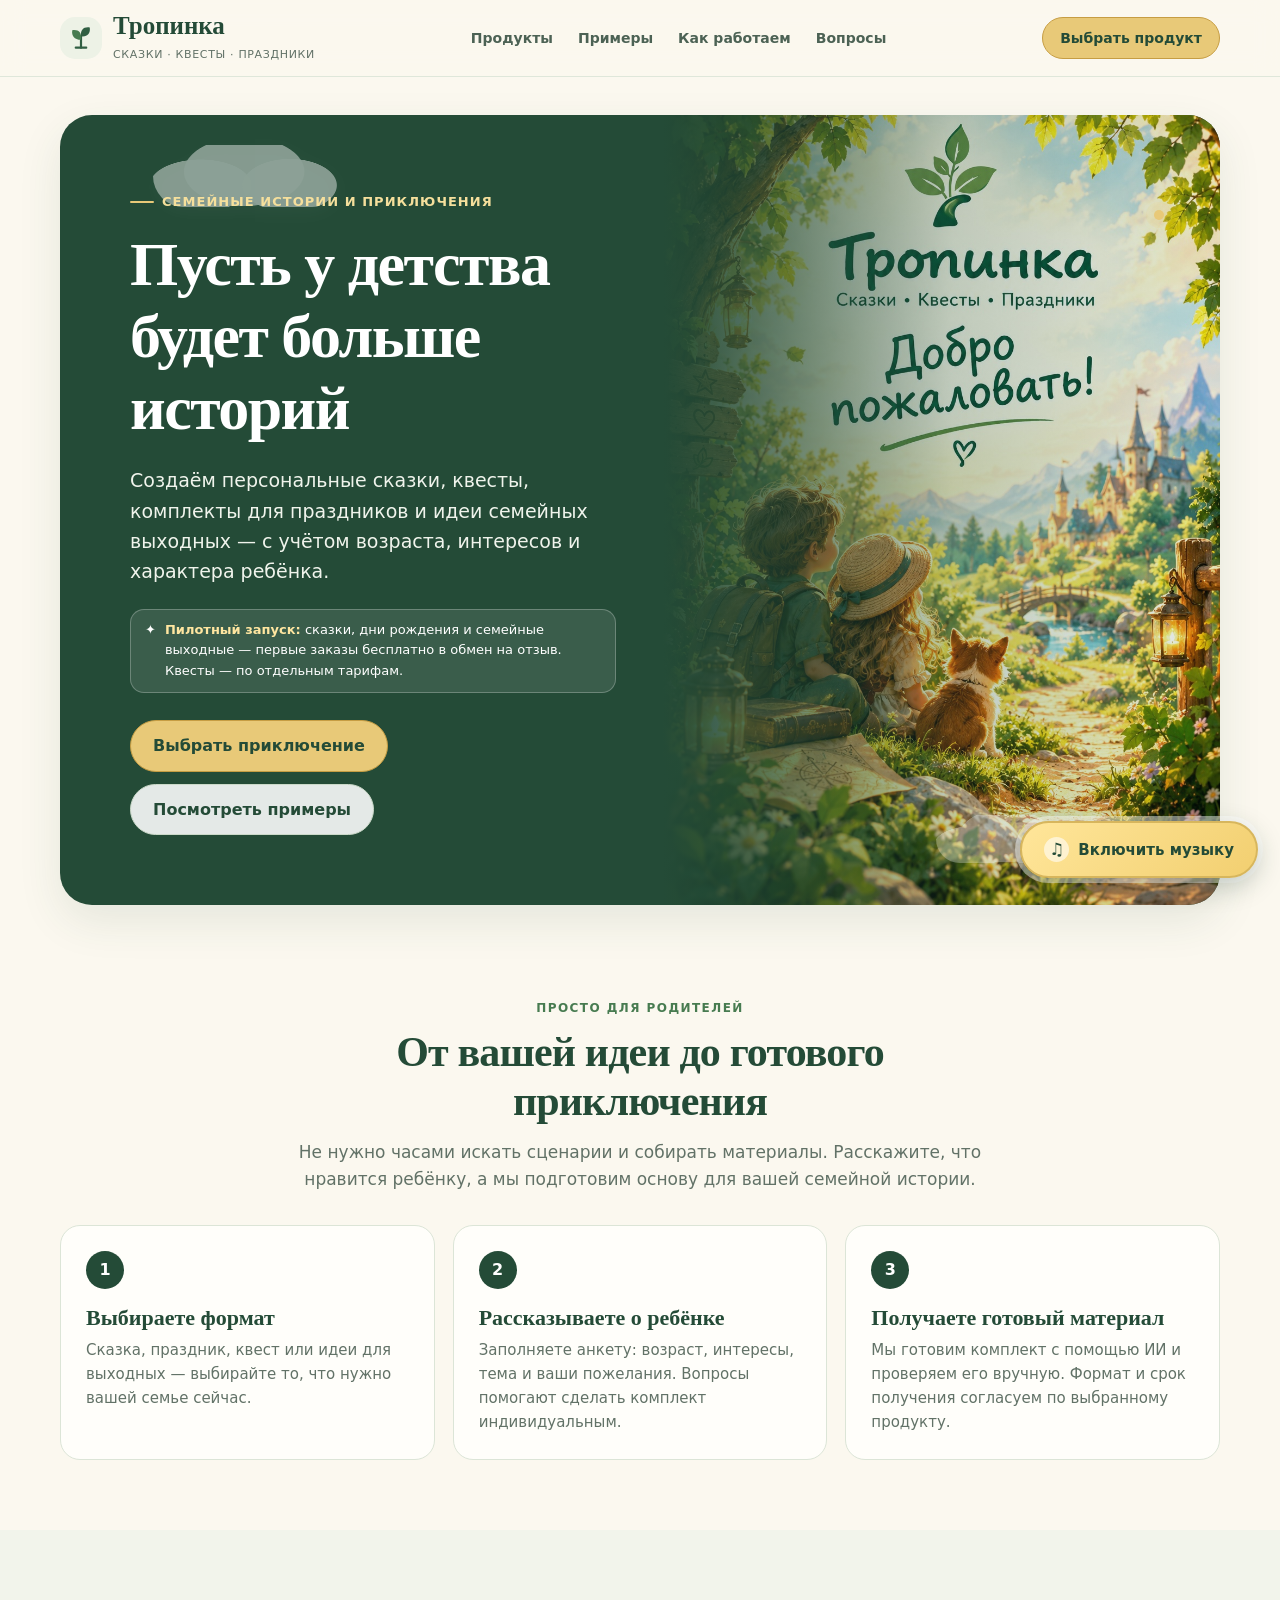
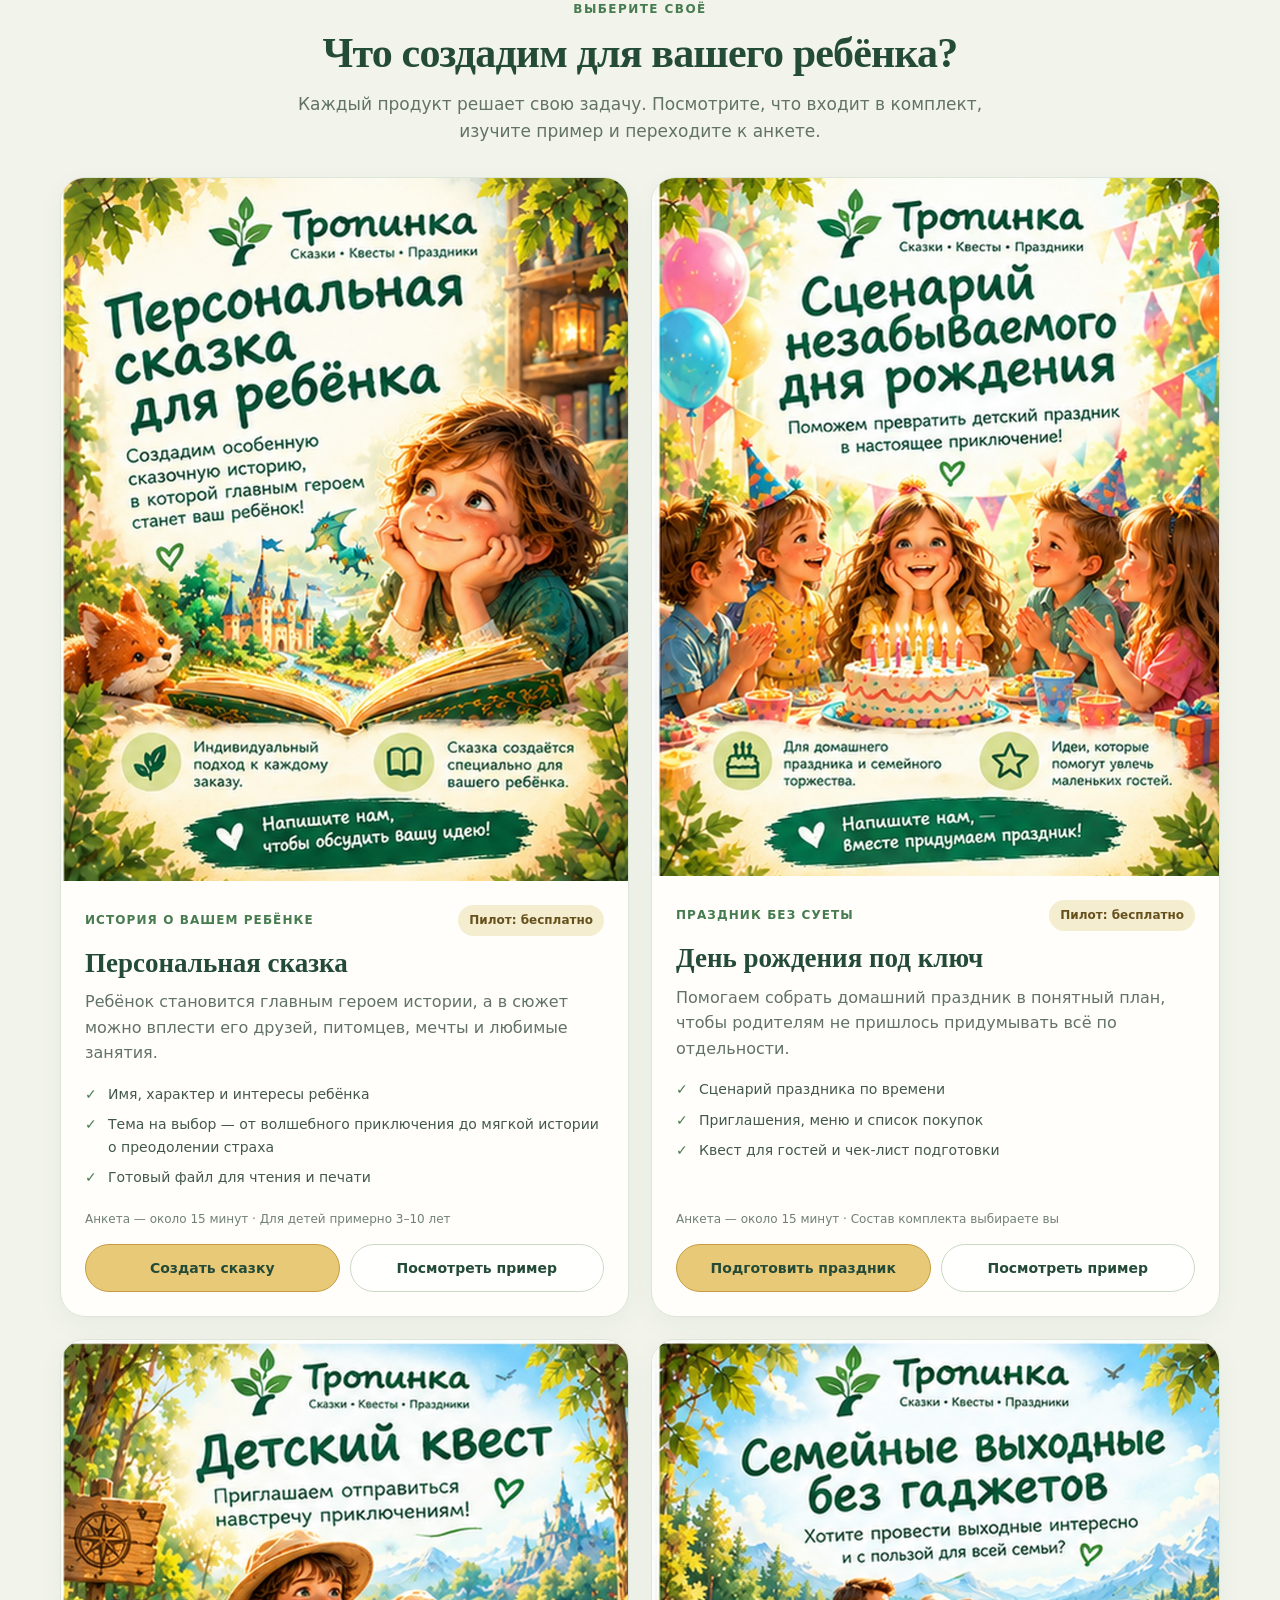
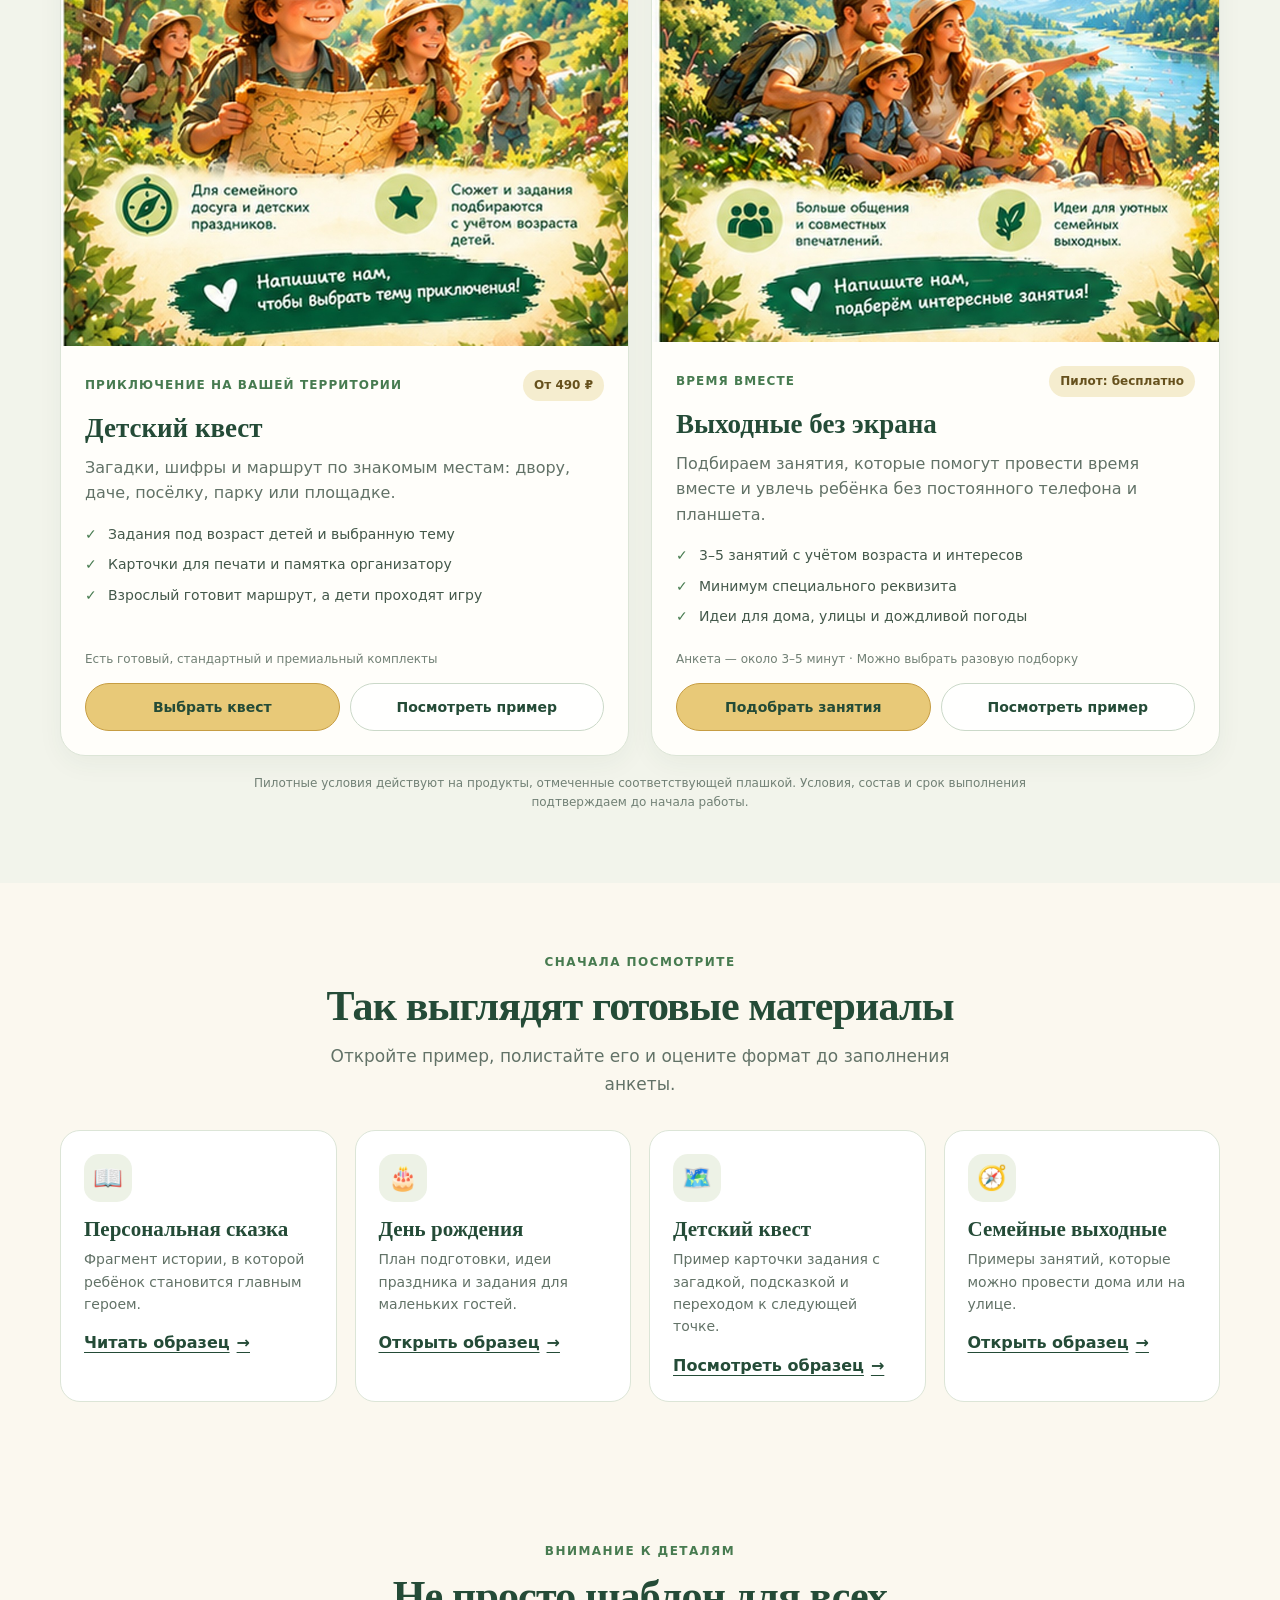
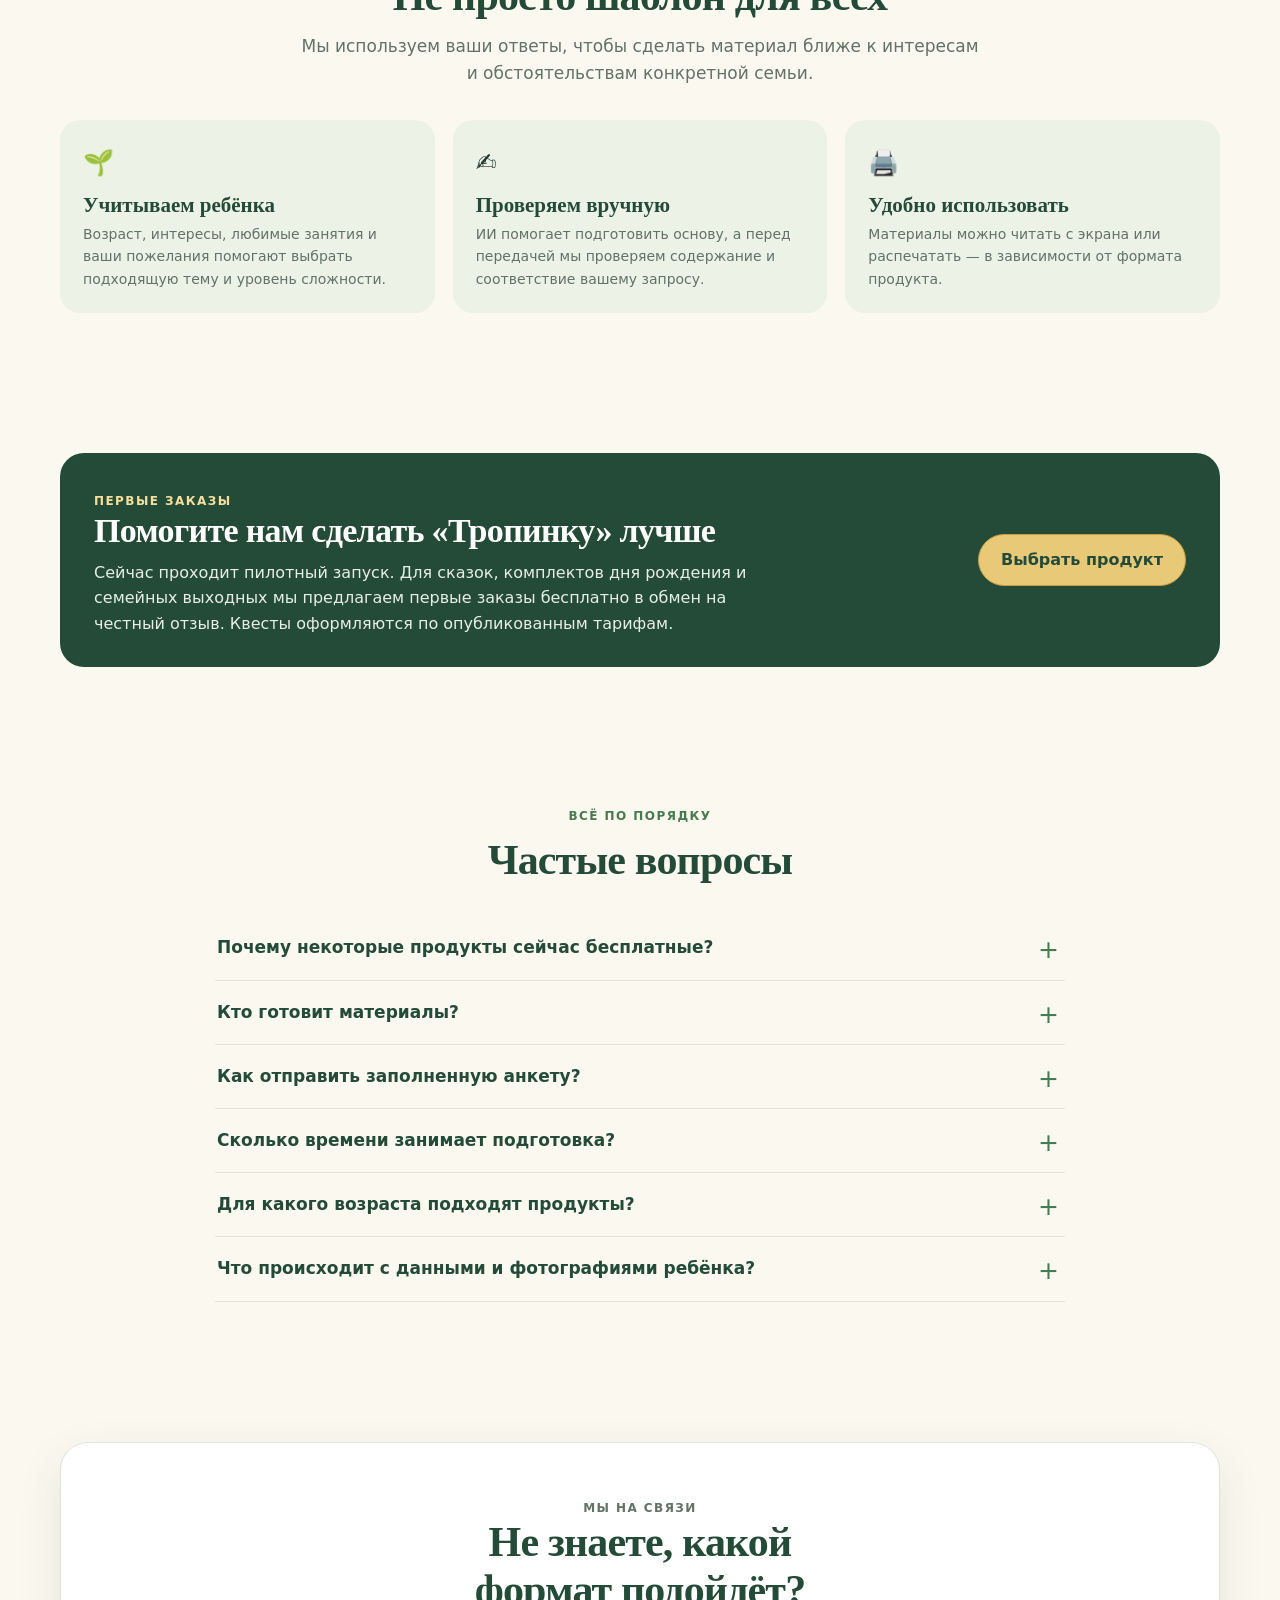
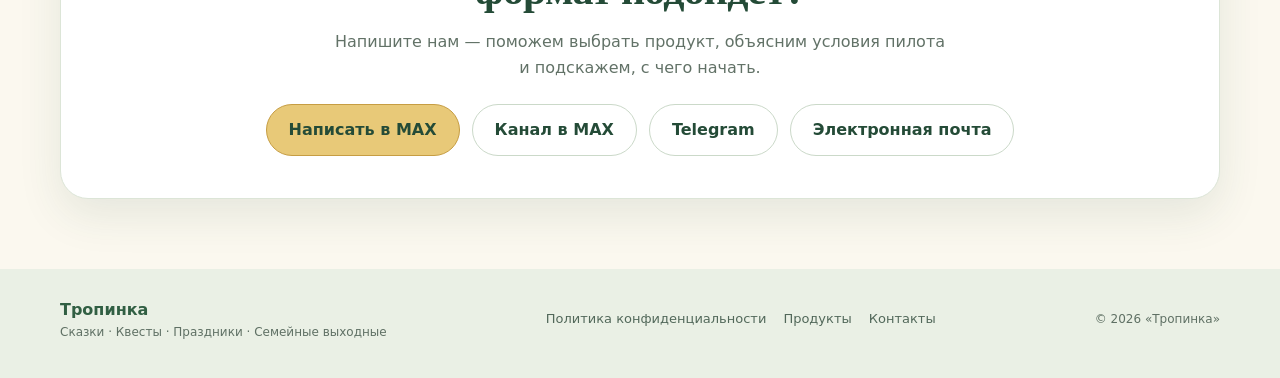
<file: index.html>
<!doctype html>
<html lang="ru">
<head>
  <meta charset="utf-8">
  <meta name="viewport" content="width=device-width, initial-scale=1">
  <meta name="theme-color" content="#244b37">
  <meta name="description" content="Персональные сказки, детские квесты, комплекты для дня рождения и идеи семейных выходных. Создаём материалы с учётом возраста и интересов ребёнка.">
  <meta name="robots" content="index,follow">
  <link rel="canonical" href="https://tropinka-kids.ru/">
  <link rel="icon" href="favicon.svg" type="image/svg+xml">
  <meta property="og:type" content="website">
  <meta property="og:title" content="Тропинка — сказки, квесты и семейные приключения">
  <meta property="og:description" content="Истории и приключения, созданные с учётом возраста, интересов и характера ребёнка.">
  <meta property="og:url" content="https://tropinka-kids.ru/">
  <meta property="og:image" content="https://tropinka-kids.ru/images/tropinka-hero.jpg">
  <title>Тропинка — персональные сказки, квесты и семейные выходные</title>
  <style>
    :root {
      --forest:#244b37;
      --forest-2:#315f43;
      --leaf:#477b50;
      --gold:#e8c978;
      --gold-dark:#c69d43;
      --cream:#fbf8ef;
      --paper:#fffefa;
      --mist:#edf2e6;
      --ink:#24372c;
      --muted:#627267;
      --line:#dce5d7;
      --shadow:0 16px 44px rgba(36,75,55,.10);
      --radius:24px;
      --content:1160px;
    }
    *{box-sizing:border-box}
    html{scroll-behavior:smooth;scroll-padding-top:90px}
    body{margin:0;background:var(--cream);color:var(--ink);font-family:Nunito,"Trebuchet MS","Segoe UI",system-ui,-apple-system,sans-serif;line-height:1.6}
    a{color:inherit}
    img{max-width:100%;display:block}
    button,a{-webkit-tap-highlight-color:transparent}
    a:focus-visible,button:focus-visible,summary:focus-visible{outline:3px solid var(--gold-dark);outline-offset:4px}
    .skip-link{position:absolute;left:12px;top:-60px;z-index:1000;background:#fff;padding:10px 14px;border-radius:10px}
    .skip-link:focus{top:12px}
    .container{width:min(var(--content),calc(100% - 40px));margin-inline:auto}
    .site-header{position:sticky;top:0;z-index:50;background:rgba(251,248,239,.94);backdrop-filter:blur(12px);border-bottom:1px solid rgba(220,229,215,.9)}
    .header-inner{min-height:76px;display:flex;align-items:center;justify-content:space-between;gap:24px}
    .brand{display:inline-flex;align-items:center;gap:11px;text-decoration:none;flex-shrink:0}
    .brand-mark{width:42px;height:42px;display:grid;place-items:center;background:var(--mist);border-radius:15px}
    .brand-mark svg{width:28px;height:28px}
    .brand-name{font-family:Georgia,"Times New Roman",serif;font-size:25px;font-weight:700;line-height:1;color:var(--forest)}
    .brand-caption{display:block;font-size:11px;letter-spacing:.06em;color:var(--muted);margin-top:4px}
    .main-nav{display:flex;align-items:center;gap:25px}
    .main-nav a{text-decoration:none;font-size:14px;font-weight:700;color:#4c6254}
    .main-nav a:hover{color:var(--forest);text-decoration:underline;text-underline-offset:5px}
    .button{display:inline-flex;align-items:center;justify-content:center;gap:8px;min-height:48px;padding:12px 22px;border:1px solid var(--gold-dark);border-radius:999px;background:var(--gold);color:var(--forest);font:inherit;font-weight:800;text-align:center;text-decoration:none;cursor:pointer;transition:transform .18s ease,background .18s ease,box-shadow .18s ease}
    .button:hover{background:#f1d995;transform:translateY(-1px);box-shadow:0 8px 20px rgba(36,75,55,.12)}
    .button-secondary{background:rgba(255,255,255,.88);border-color:#cbd9c9;color:var(--forest)}
    .button-secondary:hover{background:#fff}
    .button-small{min-height:42px;padding:9px 17px;font-size:14px}
    .hero{padding:38px 0 24px}
    .hero-panel{position:relative;overflow:hidden;display:grid;grid-template-columns:1.08fr .92fr;align-items:center;min-height:490px;border-radius:32px;background:var(--forest);color:#fff;box-shadow:var(--shadow)}
    .hero-copy{position:relative;z-index:2;padding:clamp(32px,6vw,70px);max-width:690px}
    .eyebrow{display:inline-flex;align-items:center;gap:8px;margin:0 0 17px;color:#f5df9c;font-size:13px;font-weight:800;letter-spacing:.08em;text-transform:uppercase}
    .eyebrow:before{content:"";width:24px;height:2px;background:var(--gold);border-radius:2px}
    h1,h2,h3{font-family:Georgia,"Times New Roman",serif;line-height:1.16}
    h1{margin:0;max-width:15ch;font-size:clamp(36px,5.2vw,62px);letter-spacing:-.025em;color:#fff}
    .hero-lead{max-width:54ch;margin:20px 0 0;color:#f0f4ec;font-size:clamp(16px,1.8vw,19px)}
    .hero-note{display:inline-flex;align-items:flex-start;gap:9px;margin:22px 0 0;padding:10px 14px;border:1px solid rgba(255,255,255,.25);border-radius:14px;background:rgba(255,255,255,.10);font-size:13px;color:#fff}
    .hero-note strong{color:#ffe6a0}
    .hero-actions{display:flex;flex-wrap:wrap;gap:12px;margin-top:27px}
    .hero-art{position:absolute;right:0;top:0;bottom:0;width:48%;overflow:hidden}
    .hero-art:before{content:"";position:absolute;inset:0;z-index:1;background:linear-gradient(90deg,var(--forest) 0%,rgba(36,75,55,.22) 52%,rgba(36,75,55,.02) 100%)}
    .hero-art img{width:100%;height:100%;object-fit:cover;object-position:center 82%;opacity:.92}
    .hero-spark{position:absolute;z-index:2;right:10%;top:12%;width:10px;height:10px;border-radius:50%;background:var(--gold);box-shadow:0 0 0 8px rgba(232,201,120,.14),0 0 28px rgba(232,201,120,.8)}
    .section{padding:70px 0}
    .section-heading{max-width:720px;margin:0 auto 32px;text-align:center}
    .section-kicker{margin:0 0 10px;color:var(--leaf);font-size:12px;font-weight:900;letter-spacing:.12em;text-transform:uppercase}
    h2{margin:0;color:var(--forest);font-size:clamp(29px,4vw,42px);letter-spacing:-.02em}
    .section-lead{margin:13px auto 0;max-width:64ch;color:var(--muted);font-size:17px}
    .steps{display:grid;grid-template-columns:repeat(3,1fr);gap:18px}
    .step{padding:25px;border:1px solid var(--line);border-radius:20px;background:var(--paper)}
    .step-number{width:38px;height:38px;display:grid;place-items:center;border-radius:50%;background:var(--forest);color:#fff;font-weight:900}
    .step h3{margin:16px 0 7px;color:var(--forest);font-size:22px}
    .step p{margin:0;color:var(--muted);font-size:15px}
    .products-section{background:#f2f4eb}
    .products-grid{display:grid;grid-template-columns:repeat(2,minmax(0,1fr));gap:22px}
    .product-card{display:flex;flex-direction:column;min-width:0;overflow:hidden;border:1px solid var(--line);border-radius:25px;background:var(--paper);box-shadow:0 8px 26px rgba(36,75,55,.05)}
    .product-image{height:auto;aspect-ratio:16/9;padding:0;background:#eaf0e5;display:block;overflow:hidden}.product-image img{width:100%;height:100%;object-fit:cover;object-position:center 52%;}
    .product-image img{width:100%;height:100%;object-fit:cover;object-position:center 52%;}
    .product-content{display:flex;flex:1;flex-direction:column;padding:24px}
    .product-top{display:flex;flex-wrap:wrap;align-items:center;justify-content:space-between;gap:8px;margin-bottom:12px}
    .product-category{font-size:12px;font-weight:900;letter-spacing:.09em;text-transform:uppercase;color:var(--leaf)}
    .product-price{display:inline-flex;padding:6px 11px;border-radius:999px;background:#f5edcf;color:#66511d;font-size:12px;font-weight:900}
    .product-card h3{margin:0;color:var(--forest);font-size:27px}
    .product-description{margin:10px 0 0;color:var(--muted)}
    .product-points{display:grid;gap:8px;margin:17px 0 22px;padding:0;list-style:none}
    .product-points li{position:relative;padding-left:23px;font-size:14px;color:#43584a}
    .product-points li:before{content:"✓";position:absolute;left:0;top:0;color:var(--leaf);font-weight:900}
    .product-meta{margin:auto 0 14px;color:#718075;font-size:12px}
    .product-actions{display:grid;grid-template-columns:1fr 1fr;gap:10px}
    .product-actions .button{padding-inline:12px;font-size:14px}
    .sample-grid{display:grid;grid-template-columns:repeat(4,minmax(0,1fr));gap:18px}
    .sample-card{padding:23px;border:1px solid var(--line);border-radius:20px;background:#fff}
    .sample-icon{width:48px;height:48px;display:grid;place-items:center;border-radius:15px;background:var(--mist);font-size:24px}
    .sample-card h3{margin:15px 0 7px;color:var(--forest);font-size:21px}
    .sample-card p{margin:0 0 15px;color:var(--muted);font-size:14px}
    .text-link{display:inline-flex;align-items:center;gap:7px;color:var(--forest);font-weight:900;text-decoration-thickness:1px;text-underline-offset:4px}
    .text-link:hover{color:var(--leaf)}
    .benefits{display:grid;grid-template-columns:repeat(3,1fr);gap:18px}
    .benefit{padding:23px;border-radius:20px;background:var(--mist)}
    .benefit-icon{font-size:25px}
    .benefit h3{margin:10px 0 6px;color:var(--forest);font-size:21px}
    .benefit p{margin:0;color:var(--muted);font-size:14px}
    .pilot-panel{display:grid;grid-template-columns:1fr auto;align-items:center;gap:24px;padding:30px 34px;border-radius:24px;background:var(--forest);color:#fff}
    .pilot-panel h2{color:#fff;font-size:clamp(25px,3vw,34px)}
    .pilot-panel p{margin:9px 0 0;color:#e7efe5;max-width:65ch}
    .faq-list{max-width:850px;margin:0 auto}
    details{border-bottom:1px solid var(--line);padding:18px 2px}
    summary{position:relative;padding-right:35px;cursor:pointer;list-style:none;color:var(--forest);font-weight:900;font-size:17px}
    summary::-webkit-details-marker{display:none}
    summary:after{content:"+";position:absolute;right:4px;top:-4px;color:var(--leaf);font-size:25px;font-weight:500}
    details[open] summary:after{content:"−"}
    details p{margin:12px 0 0;color:var(--muted);font-size:15px}
    .contact-panel{padding:42px;border:1px solid var(--line);border-radius:28px;background:#fff;text-align:center;box-shadow:var(--shadow)}
    .contact-panel h2{max-width:18ch;margin:0 auto}
    .contact-panel p{max-width:60ch;margin:14px auto 0;color:var(--muted)}
    .contact-actions{display:flex;flex-wrap:wrap;justify-content:center;gap:12px;margin-top:24px}
    .site-footer{padding:28px 0 36px;background:#eaf0e5;color:#5f7064}
    .footer-inner{display:flex;align-items:center;justify-content:space-between;gap:20px}
    .footer-links{display:flex;flex-wrap:wrap;gap:17px}
    .footer-links a{font-size:13px;color:#52685a;text-decoration:none}
    .footer-links a:hover{text-decoration:underline}
    .footer-small{font-size:12px}
    .notice{max-width:850px;margin:18px auto 0;color:#718075;font-size:12px;text-align:center}
    @media(max-width:850px){
      .main-nav{gap:14px}
      .main-nav a{font-size:13px}
      .sample-grid{grid-template-columns:repeat(2,minmax(0,1fr))}
      .header-cta{display:none}
      .hero-panel{min-height:460px;grid-template-columns:1fr}
      .hero-copy{max-width:680px;padding-right:28%}
      .hero-art{width:48%}
      .hero-art:before{background:linear-gradient(90deg,var(--forest) 0%,rgba(36,75,55,.55) 55%,rgba(36,75,55,.08) 100%)}
      .product-image{height:auto;aspect-ratio:16/9}
    }
    @media(max-width:640px){
      html{scroll-padding-top:76px}
      .container{width:min(100% - 28px,var(--content))}
      .header-inner{min-height:68px}
      .brand-mark{width:37px;height:37px}
      .brand-name{font-size:22px}
      .brand-caption{font-size:9px}
      .main-nav{gap:12px}
      .main-nav a{font-size:12px}
      .main-nav a:nth-child(2),.main-nav a:nth-child(3){display:none}
      .hero{padding-top:16px}
      .hero-panel{min-height:560px;border-radius:23px;align-items:start}
      .hero-copy{padding:34px 23px 255px;max-width:none}
      h1{font-size:clamp(34px,9vw,47px);max-width:13ch}
      .hero-lead{font-size:16px}
      .hero-note{font-size:12px}
      .hero-actions{display:grid;grid-template-columns:1fr}
      .hero-actions .button{width:100%}
      .hero-art{top:auto;bottom:0;left:0;width:100%;height:285px}
      .hero-art:before{background:linear-gradient(180deg,var(--forest) 0%,rgba(36,75,55,.25) 38%,rgba(36,75,55,0) 100%)}
      .hero-art img{object-position:center 80%}
      .section{padding:52px 0}
      .section-heading{margin-bottom:24px;text-align:left}
      .section-lead{font-size:15px}
      .steps,.products-grid,.sample-grid,.benefits{grid-template-columns:1fr}
      .step{padding:21px}
      .product-image{height:auto;aspect-ratio:16/9}
      .product-content{padding:20px}
      .product-card h3{font-size:25px}
      .product-actions{grid-template-columns:1fr}
      .pilot-panel{grid-template-columns:1fr;padding:26px 23px}
      .pilot-panel .button{width:100%}
      .contact-panel{padding:30px 20px}
      .contact-actions{display:grid}
      .contact-actions .button{width:100%}
      .footer-inner{align-items:flex-start;flex-direction:column}
    }
    @media(prefers-reduced-motion:reduce){
      html{scroll-behavior:auto}
      *,*:before,*:after{transition:none!important;animation:none!important}
    }
  </style>
  <script type="application/ld+json">
  {
    "@context":"https://schema.org",
    "@type":"WebSite",
    "name":"Тропинка",
    "url":"https://tropinka-kids.ru/",
    "description":"Персональные сказки, детские квесты, комплекты для праздников и идеи семейных выходных."
  }
  </script>
  <link rel="stylesheet" href="assets/tropinka-clouds.css?v=20261104-3">
</head>
<body>
  <a class="skip-link" href="#main">Перейти к содержанию</a>
  <header class="site-header">
    <div class="container header-inner">
      <a class="brand" href="#top" aria-label="Тропинка — на главную">
        <span class="brand-mark" aria-hidden="true">
          <svg viewBox="0 0 32 32" fill="none">
            <path d="M16 27V14" stroke="#315f43" stroke-width="2.5" stroke-linecap="round"/>
            <path d="M16 18C8 18 5 13 6 7c7-1 11 2 10 11Z" fill="#477b50"/>
            <path d="M16 14C15 7 19 3 26 4c1 7-3 11-10 10Z" fill="#315f43"/>
            <path d="M10 27h12" stroke="#315f43" stroke-width="2.5" stroke-linecap="round"/>
          </svg>
        </span>
        <span><span class="brand-name">Тропинка</span><span class="brand-caption">СКАЗКИ · КВЕСТЫ · ПРАЗДНИКИ</span></span>
      </a>
      <nav class="main-nav" aria-label="Основная навигация">
        <a href="#products">Продукты</a>
        <a href="#examples">Примеры</a>
        <a href="#how">Как работаем</a>
        <a href="#faq">Вопросы</a>
      </nav>
      <a class="button button-small header-cta" href="#products">Выбрать продукт</a>
    </div>
  </header>

  <main id="main">
    <section class="hero" id="top">
      <div class="container">
        <div class="hero-panel tp-cloud-scene">
          <span class="tp-cloud tp-cloud-one" aria-hidden="true"></span>
          <span class="tp-cloud tp-cloud-two" aria-hidden="true"></span>
          <div class="hero-copy">
            <p class="eyebrow">Семейные истории и приключения</p>
            <h1>Пусть у детства будет больше историй</h1>
            <p class="hero-lead">Создаём персональные сказки, квесты, комплекты для праздников и идеи семейных выходных — с учётом возраста, интересов и характера ребёнка.</p>
            <div class="hero-note"><span aria-hidden="true">✦</span><span><strong>Пилотный запуск:</strong> сказки, дни рождения и семейные выходные — первые заказы бесплатно в обмен на отзыв. Квесты — по отдельным тарифам.</span></div>
            <div class="hero-actions">
              <a class="button" href="#products">Выбрать приключение</a>
              <a class="button button-secondary" href="#examples">Посмотреть примеры</a>
            </div>
          </div>
          <div class="hero-art" aria-hidden="true">
            <span class="hero-spark"></span>
            <img src="images/tropinka-hero.jpg" alt="">
          </div>
        </div>
      </div>
    </section>

    <section class="section" id="how">
      <div class="container">
        <div class="section-heading">
          <p class="section-kicker">Просто для родителей</p>
          <h2>От вашей идеи до готового приключения</h2>
          <p class="section-lead">Не нужно часами искать сценарии и собирать материалы. Расскажите, что нравится ребёнку, а мы подготовим основу для вашей семейной истории.</p>
        </div>
        <div class="steps">
          <article class="step">
            <span class="step-number">1</span>
            <h3>Выбираете формат</h3>
            <p>Сказка, праздник, квест или идеи для выходных — выбирайте то, что нужно вашей семье сейчас.</p>
          </article>
          <article class="step">
            <span class="step-number">2</span>
            <h3>Рассказываете о ребёнке</h3>
            <p>Заполняете анкету: возраст, интересы, тема и ваши пожелания. Вопросы помогают сделать комплект индивидуальным.</p>
          </article>
          <article class="step">
            <span class="step-number">3</span>
            <h3>Получаете готовый материал</h3>
            <p>Мы готовим комплект с помощью ИИ и проверяем его вручную. Формат и срок получения согласуем по выбранному продукту.</p>
          </article>
        </div>
      </div>
    </section>

    <section class="section products-section" id="products">
      <div class="container">
        <div class="section-heading">
          <p class="section-kicker">Выберите своё</p>
          <h2>Что создадим для вашего ребёнка?</h2>
          <p class="section-lead">Каждый продукт решает свою задачу. Посмотрите, что входит в комплект, изучите пример и переходите к анкете.</p>
        </div>
        <div class="products-grid">
          <article class="product-card">
            <div class="product-image"><img src="images/tale.jpg" alt="Иллюстрация персональной сказки для ребёнка" loading="lazy"></div>
            <div class="product-content">
              <div class="product-top"><span class="product-category">История о вашем ребёнке</span><span class="product-price">Пилот: бесплатно</span></div>
              <h3>Персональная сказка</h3>
              <p class="product-description">Ребёнок становится главным героем истории, а в сюжет можно вплести его друзей, питомцев, мечты и любимые занятия.</p>
              <ul class="product-points">
                <li>Имя, характер и интересы ребёнка</li>
                <li>Тема на выбор — от волшебного приключения до мягкой истории о преодолении страха</li>
                <li>Готовый файл для чтения и печати</li>
              </ul>
              <p class="product-meta">Анкета — около 15 минут · Для детей примерно 3–10 лет</p>
              <div class="product-actions">
                <a class="button" href="skazka-anketa.html">Создать сказку</a>
                <a class="button button-secondary" href="obrazec-skazki.html">Посмотреть пример</a>
              </div>
            </div>
          </article>

          <article class="product-card">
            <div class="product-image"><img src="images/birthday.jpg" alt="Иллюстрация детского дня рождения" loading="lazy"></div>
            <div class="product-content">
              <div class="product-top"><span class="product-category">Праздник без суеты</span><span class="product-price">Пилот: бесплатно</span></div>
              <h3>День рождения под ключ</h3>
              <p class="product-description">Помогаем собрать домашний праздник в понятный план, чтобы родителям не пришлось придумывать всё по отдельности.</p>
              <ul class="product-points">
                <li>Сценарий праздника по времени</li>
                <li>Приглашения, меню и список покупок</li>
                <li>Квест для гостей и чек-лист подготовки</li>
              </ul>
              <p class="product-meta">Анкета — около 15 минут · Состав комплекта выбираете вы</p>
              <div class="product-actions">
                <a class="button" href="den-rozhdeniya-anketa.html">Подготовить праздник</a>
                <a class="button button-secondary" href="obrazec-dnya-rozhdeniya.html">Посмотреть пример</a>
              </div>
            </div>
          </article>

          <article class="product-card">
            <div class="product-image"><img src="images/quest.jpg" alt="Иллюстрация детского приключенческого квеста" loading="lazy"></div>
            <div class="product-content">
              <div class="product-top"><span class="product-category">Приключение на вашей территории</span><span class="product-price">От 490 ₽</span></div>
              <h3>Детский квест</h3>
              <p class="product-description">Загадки, шифры и маршрут по знакомым местам: двору, даче, посёлку, парку или площадке.</p>
              <ul class="product-points">
                <li>Задания под возраст детей и выбранную тему</li>
                <li>Карточки для печати и памятка организатору</li>
                <li>Взрослый готовит маршрут, а дети проходят игру</li>
              </ul>
              <p class="product-meta">Есть готовый, стандартный и премиальный комплекты</p>
              <div class="product-actions">
                <a class="button" href="https://alexvakarin88-code.github.io/questin/">Выбрать квест</a>
                <a class="button button-secondary" href="obrazec-kvesta.html">Посмотреть пример</a>
              </div>
            </div>
          </article>

          <article class="product-card">
            <div class="product-image"><img src="images/weekend.jpg" alt="Иллюстрация семейного отдыха на природе" loading="lazy"></div>
            <div class="product-content">
              <div class="product-top"><span class="product-category">Время вместе</span><span class="product-price">Пилот: бесплатно</span></div>
              <h3>Выходные без экрана</h3>
              <p class="product-description">Подбираем занятия, которые помогут провести время вместе и увлечь ребёнка без постоянного телефона и планшета.</p>
              <ul class="product-points">
                <li>3–5 занятий с учётом возраста и интересов</li>
                <li>Минимум специального реквизита</li>
                <li>Идеи для дома, улицы и дождливой погоды</li>
              </ul>
              <p class="product-meta">Анкета — около 3–5 минут · Можно выбрать разовую подборку</p>
              <div class="product-actions">
                <a class="button" href="vyhodnye-anketa.html">Подобрать занятия</a>
                <a class="button button-secondary" href="obrazec-vyhodnyh.html">Посмотреть пример</a>
              </div>
            </div>
          </article>
        </div>
        <p class="notice">Пилотные условия действуют на продукты, отмеченные соответствующей плашкой. Условия, состав и срок выполнения подтверждаем до начала работы.</p>
      </div>
    </section>

    <section class="section" id="examples">
      <div class="container">
        <div class="section-heading">
          <p class="section-kicker">Сначала посмотрите</p>
          <h2>Так выглядят готовые материалы</h2>
          <p class="section-lead">Откройте пример, полистайте его и оцените формат до заполнения анкеты.</p>
        </div>
        <div class="sample-grid">
          <article class="sample-card">
            <span class="sample-icon" aria-hidden="true">📖</span>
            <h3>Персональная сказка</h3>
            <p>Фрагмент истории, в которой ребёнок становится главным героем.</p>
            <a class="text-link" href="obrazec-skazki.html">Читать образец <span aria-hidden="true">→</span></a>
          </article>
          <article class="sample-card">
            <span class="sample-icon" aria-hidden="true">🎂</span>
            <h3>День рождения</h3>
            <p>План подготовки, идеи праздника и задания для маленьких гостей.</p>
            <a class="text-link" href="obrazec-dnya-rozhdeniya.html">Открыть образец <span aria-hidden="true">→</span></a>
          </article>
          <article class="sample-card">
            <span class="sample-icon" aria-hidden="true">🗺️</span>
            <h3>Детский квест</h3>
            <p>Пример карточки задания с загадкой, подсказкой и переходом к следующей точке.</p>
            <a class="text-link" href="obrazec-kvesta.html">Посмотреть образец <span aria-hidden="true">→</span></a>
          </article>
          <article class="sample-card">
            <span class="sample-icon" aria-hidden="true">🧭</span>
            <h3>Семейные выходные</h3>
            <p>Примеры занятий, которые можно провести дома или на улице.</p>
            <a class="text-link" href="obrazec-vyhodnyh.html">Открыть образец <span aria-hidden="true">→</span></a>
          </article>
        </div>
      </div>
    </section>

    <section class="section" id="advantages">
      <div class="container">
        <div class="section-heading">
          <p class="section-kicker">Внимание к деталям</p>
          <h2>Не просто шаблон для всех</h2>
          <p class="section-lead">Мы используем ваши ответы, чтобы сделать материал ближе к интересам и обстоятельствам конкретной семьи.</p>
        </div>
        <div class="benefits">
          <article class="benefit"><span class="benefit-icon" aria-hidden="true">🌱</span><h3>Учитываем ребёнка</h3><p>Возраст, интересы, любимые занятия и ваши пожелания помогают выбрать подходящую тему и уровень сложности.</p></article>
          <article class="benefit"><span class="benefit-icon" aria-hidden="true">✍️</span><h3>Проверяем вручную</h3><p>ИИ помогает подготовить основу, а перед передачей мы проверяем содержание и соответствие вашему запросу.</p></article>
          <article class="benefit"><span class="benefit-icon" aria-hidden="true">🖨️</span><h3>Удобно использовать</h3><p>Материалы можно читать с экрана или распечатать — в зависимости от формата продукта.</p></article>
        </div>
      </div>
    </section>

    <section class="section">
      <div class="container">
        <div class="pilot-panel">
          <div>
            <p class="section-kicker" style="color:#f5df9c">Первые заказы</p>
            <h2>Помогите нам сделать «Тропинку» лучше</h2>
            <p>Сейчас проходит пилотный запуск. Для сказок, комплектов дня рождения и семейных выходных мы предлагаем первые заказы бесплатно в обмен на честный отзыв. Квесты оформляются по опубликованным тарифам.</p>
          </div>
          <a class="button" href="#products">Выбрать продукт</a>
        </div>
      </div>
    </section>

    <section class="section" id="faq">
      <div class="container">
        <div class="section-heading">
          <p class="section-kicker">Всё по порядку</p>
          <h2>Частые вопросы</h2>
        </div>
        <div class="faq-list">
          <details><summary>Почему некоторые продукты сейчас бесплатные?</summary><p>«Тропинка» проходит пилотный запуск. Первые заказы на сказки, комплекты дня рождения и семейные выходные мы выполняем бесплатно в обмен на честный отзыв. Квесты имеют отдельные тарифы, указанные на странице квестов.</p></details>
          <details><summary>Кто готовит материалы?</summary><p>Мы используем нейросети как инструмент подготовки, а перед передачей проверяем материал вручную и сверяем его с ответами в анкете.</p></details>
          <details><summary>Как отправить заполненную анкету?</summary><p>На текущем этапе анкеты не отправляются на сервер автоматически. После заполнения сайт подготовит текст заявки и предложит скопировать его и отправить нам через MAX, Telegram или электронную почту. Для сказки фотографии, если вы их добавили, нужно приложить к сообщению отдельно.</p></details>
          <details><summary>Сколько времени занимает подготовка?</summary><p>Срок зависит от продукта и текущей загрузки. Для сказки, дня рождения и семейных выходных мы согласуем срок после получения анкеты. Для квестов срок и условия указаны на отдельной странице заказа.</p></details>
          <details><summary>Для какого возраста подходят продукты?</summary><p>Основной ориентир — дети примерно от 3 до 10 лет. Для квестов возрастные уровни указаны отдельно. Если ребёнок младше или старше, напишите нам — обсудим возможность адаптации.</p></details>
          <details><summary>Что происходит с данными и фотографиями ребёнка?</summary><p>Анкеты могут содержать персональные сведения и фотографии ребёнка. Перед отправкой ознакомьтесь с <a href="privacy.html">политикой конфиденциальности</a> и передавайте только те данные, которые необходимы для выбранного заказа.</p></details>
        </div>
      </div>
    </section>

    <section class="section" id="contacts">
      <div class="container">
        <div class="contact-panel">
          <p class="section-kicker">Мы на связи</p>
          <h2>Не знаете, какой формат подойдёт?</h2>
          <p>Напишите нам — поможем выбрать продукт, объясним условия пилота и подскажем, с чего начать.</p>
          <div class="contact-actions">
            <a class="button" href="https://max.ru/u/f9LHodD0cOIHAlvhLJwrfuPTBusHcOWxSZyOVfwWYsinvA21DFJYPw5Mdzc" target="_blank" rel="noopener">Написать в MAX</a>
            <a class="button button-secondary" href="https://max.ru/channel_tropinka_channel_games" target="_blank" rel="noopener">Канал в MAX</a>
            <a class="button button-secondary" href="https://t.me/Alex_delo" target="_blank" rel="noopener">Telegram</a>
            <a class="button button-secondary" href="mailto:al-vakarin@yandex.ru">Электронная почта</a>
          </div>
        </div>
      </div>
    </section>
  </main>

  <footer class="site-footer">
    <div class="container footer-inner">
      <div><strong style="color:#315f43">Тропинка</strong><div class="footer-small">Сказки · Квесты · Праздники · Семейные выходные</div></div>
      <nav class="footer-links" aria-label="Дополнительная навигация">
        <a href="privacy.html">Политика конфиденциальности</a>
        <a href="#products">Продукты</a>
        <a href="#contacts">Контакты</a>
      </nav>
      <span class="footer-small">© <span id="year">2026</span> «Тропинка»</span>
    </div>
  </footer>
  <script>
    (function(){
      var year=document.getElementById("year");
      if(year){year.textContent=String(new Date().getFullYear());}
    })();
  </script>
  <script src="assets/tropinka-ambience.js?v=20261104-3"></script>
</body>
</html>
</file>
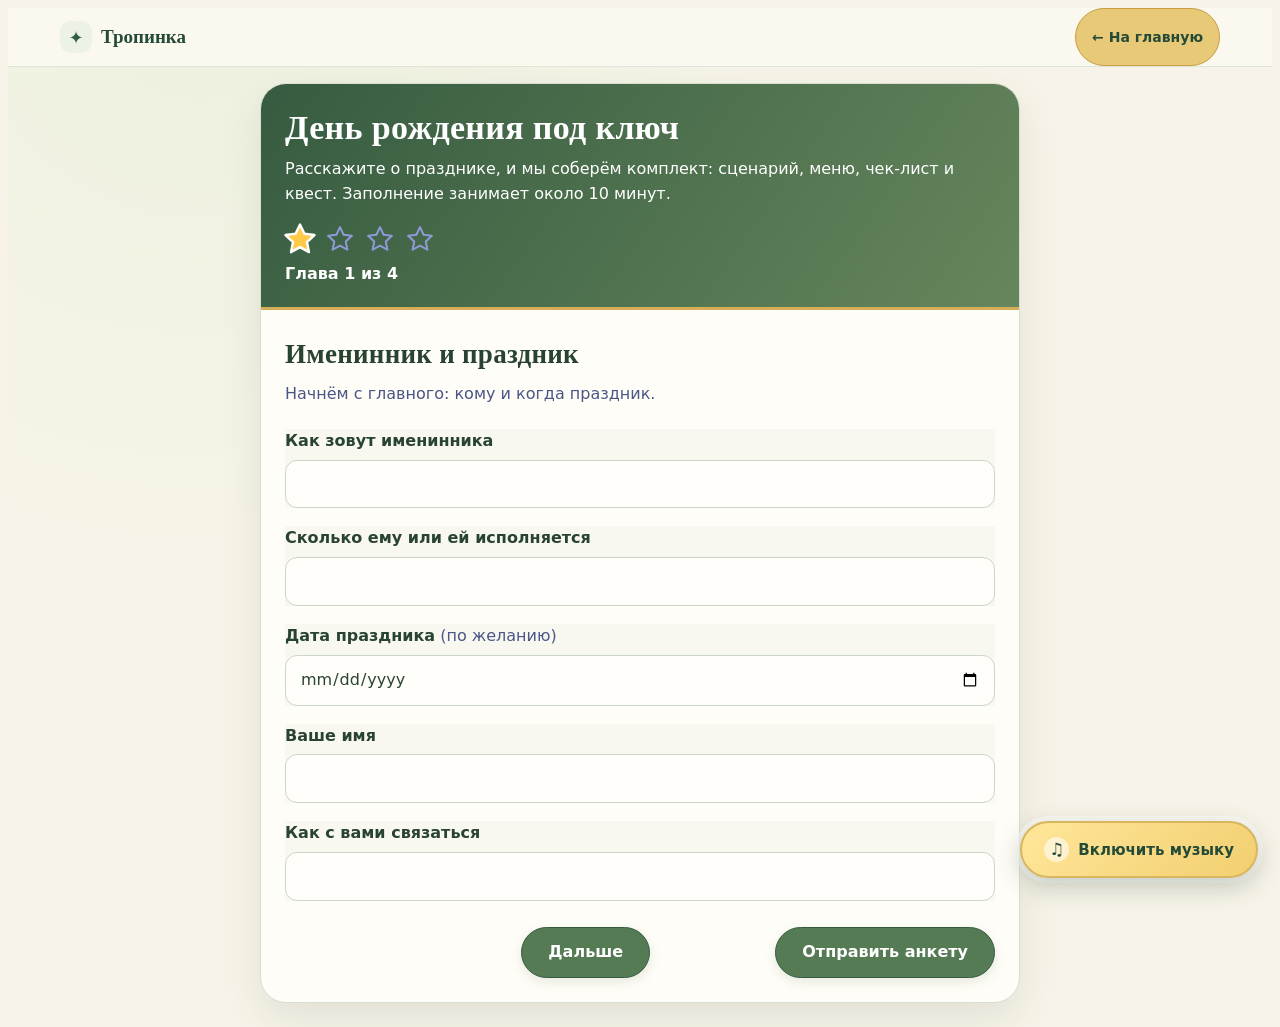
<file: den-rozhdeniya-anketa.html>
<!doctype html>
<html lang="ru">
<head>
  <meta charset="utf-8">
  <meta name="viewport" content="width=device-width, initial-scale=1">
  <meta name="theme-color" content="#f7f2e8">
  <meta name="description" content="Тропинка — сказки, квесты и праздники для детей.">
  <title>Анкета — День рождения под ключ | Тропинка</title>
  <link rel="icon" href="favicon.svg" type="image/svg+xml">
<style id="tropinka-unified-pages">/* Единый стиль «Тропинки»: лесная сказка, тёплая бумага и мягкое золото */
:root{--tp-ink:#294333;--tp-green:#557b55;--tp-green-dark:#365b40;--tp-cream:#f7f3e8;--tp-paper:#fffdf7;--tp-gold:#d7ad58;--tp-line:#d9dfcf;--tp-muted:#687667}
html{background:var(--tp-cream)}
body{background:radial-gradient(ellipse at 15% 0%,#edf1df 0,transparent 38%),var(--tp-cream)!important;color:var(--tp-ink)!important;font-family:Georgia,'Times New Roman',serif!important}
h1,h2,h3,h4{color:var(--tp-ink)!important;letter-spacing:.01em}
p,li,label,small{color:inherit}
a{color:var(--tp-green-dark)}
#skz,#bd,#wk,#smp,#ob{color:var(--tp-ink)!important}
#skz .skz-card,#bd .bd-card,#wk .wk-card,#smp .smp-book,#ob .ob-card{background:var(--tp-paper)!important;border:1px solid var(--tp-line)!important;border-radius:26px!important;box-shadow:0 16px 42px rgba(48,75,48,.10)!important;overflow:hidden}
#skz .skz-sky,#bd .bd-sky,#wk .wk-sky,#smp .smp-sky,#ob .ob-sky{background:linear-gradient(125deg,#365b40,#66865c)!important;color:#fff!important;border-bottom:3px solid var(--tp-gold)!important}
#skz .skz-sky *,#bd .bd-sky *,#wk .wk-sky *,#smp .smp-sky *,#ob .ob-sky *{color:#fff!important}
#skz button,#bd button,#wk button,#smp button,#ob button{background:var(--tp-green)!important;color:#fff!important;border:1px solid var(--tp-green-dark)!important;border-radius:999px!important;box-shadow:0 4px 12px rgba(54,91,64,.13)}
#skz button:hover,#bd button:hover,#wk button:hover,#smp button:hover,#ob button:hover{background:var(--tp-green-dark)!important}
#skz button.ghost,#bd button.ghost,#wk button.ghost{background:#f2f4e9!important;color:var(--tp-green-dark)!important;border:1px solid var(--tp-line)!important}
#skz input,#skz textarea,#skz select,#bd input,#bd textarea,#bd select,#wk input,#wk textarea,#wk select{background:#fffefb!important;color:var(--tp-ink)!important;border:1px solid #cbd6c5!important;border-radius:12px!important}
#skz input:focus,#skz textarea:focus,#skz select:focus,#bd input:focus,#bd textarea:focus,#bd select:focus,#wk input:focus,#wk textarea:focus,#wk select:focus{outline:2px solid #a8bf9b!important;outline-offset:1px}
#skz .skz-chapter,#bd .bd-chapter,#wk .wk-chapter,#smp .smp-page,#ob .ob-invite{background:#fffef9!important;border-color:var(--tp-line)!important}
#skz .skz-field,#bd .bd-field,#wk .wk-field{background:#f8f8f0!important;border-color:var(--tp-line)!important}
#smp .smp-page,#ob .ob-scroll{color:var(--tp-ink)!important}
#smp .smp-note,#ob .ob-note{color:var(--tp-muted)!important}
#smp .smp-tag,#ob .ob-tag{background:#edf2e5!important;color:var(--tp-green-dark)!important;border:1px solid var(--tp-line)!important}
#ob table{border-color:var(--tp-line)!important}#ob th{background:#edf2e5!important;color:var(--tp-ink)!important}
@media(max-width:640px){#skz .skz-card,#bd .bd-card,#wk .wk-card,#smp .smp-book,#ob .ob-card{border-radius:18px!important}#skz .skz-body,#bd .bd-body,#wk .wk-body,#smp .smp-body{padding:18px!important}}
</style><style id="tp-page-navigation">
.tp-pagebar{position:sticky;top:0;z-index:1000;background:rgba(251,248,239,.97);backdrop-filter:blur(12px);border-bottom:1px solid #dce5d7}
.tp-pagebar-inner{width:min(1160px,calc(100% - 28px));min-height:58px;margin:0 auto;display:flex;align-items:center;justify-content:space-between;gap:12px}
.tp-pagebar-brand{display:inline-flex;align-items:center;gap:9px;color:#244b37;text-decoration:none;font:700 19px Georgia,"Times New Roman",serif}
.tp-pagebar-mark{display:grid;place-items:center;width:32px;height:32px;border-radius:11px;background:#edf2e6;color:#315f43;font:700 18px system-ui}
.tp-pagebar-home{display:inline-flex;align-items:center;justify-content:center;min-height:40px;padding:8px 16px;border:1px solid #c69d43;border-radius:999px;background:#e8c978;color:#244b37;text-decoration:none;font:800 14px/1.2 "Trebuchet MS","Segoe UI",system-ui,sans-serif}
.tp-pagebar-home:hover{background:#f1d995}
@media(max-width:480px){.tp-pagebar-inner{min-height:54px}.tp-pagebar-brand{font-size:17px}.tp-pagebar-home{min-height:38px;padding:7px 12px;font-size:13px}}
</style>
  <link rel="stylesheet" href="assets/tropinka-clouds.css?v=20261104-3">
</head>
<body>
<div class="tp-pagebar"><div class="tp-pagebar-inner"><a class="tp-pagebar-brand" href="index.html"><span class="tp-pagebar-mark" aria-hidden="true">✦</span>Тропинка</a><a class="tp-pagebar-home" href="index.html">← На главную</a></div></div>
<!--
  ===== Анкета «День рождения под ключ» =====
  Вставьте блок целиком (от <section id="bd"> до </section>) на страницу сайта или откройте файл отдельно.
  Куда отправлять анкету, контакты и ссылка на политику: блок CONFIG в самом конце, в скрипте.
  Вопросы и главы правятся в массиве CH там же.
-->
<section id="bd" aria-labelledby="bd-t">
<style>
#bd{--ink:#26305E;--soft:#4B5686;--moon:#FFC94A;--moon2:#E69F00;--mist:#EEF1FF;--line:#C5CEEE;--ok:#1F8A62;--bad:#B8334A;
  font-family:"Nunito","Trebuchet MS","Segoe UI",system-ui,sans-serif;color:var(--ink);line-height:1.55;max-width:760px;margin:0 auto;padding:16px;text-align:left}
#bd *,#bd *::before,#bd *::after{box-sizing:border-box}
#bd .bd-card{background:#fff;border:2px solid var(--line);border-radius:22px;overflow:hidden}
#bd .bd-sky{background:var(--ink);color:#fff;padding:24px 24px 20px}
#bd .bd-sky h2{font-family:Georgia,"Times New Roman",serif;font-size:clamp(25px,5.5vw,34px);line-height:1.2;margin:0 0 8px;color:#fff}
#bd .bd-sky p{margin:0;color:#DCE1FF}
#bd .bd-stars{display:flex;gap:10px;margin:18px 0 8px;padding:0;list-style:none}
#bd .bd-star svg{display:block;width:30px;height:30px;fill:none;stroke:#8E99D6;stroke-width:1.6;stroke-linejoin:round;transition:fill .35s,stroke .35s,transform .35s}
#bd .bd-star.done svg{fill:var(--moon);stroke:var(--moon)}
#bd .bd-star.now svg{fill:var(--moon);stroke:#fff;transform:scale(1.22)}
#bd .bd-step{font-weight:700;color:#fff!important}
#bd .bd-body{padding:24px}
#bd .bd-ch[hidden]{display:none}
#bd h3{font-family:Georgia,"Times New Roman",serif;font-size:clamp(22px,4.5vw,27px);margin:0 0 6px;outline:none}
#bd .bd-lead{margin:0 0 22px;color:var(--soft)}
#bd .bd-field{margin:0 0 18px}
#bd .bd-label{display:block;font-weight:700;margin:0 0 6px}
#bd .bd-opt{font-weight:400;color:var(--soft)}
#bd .bd-hint{display:block;margin:0 0 6px;font-size:14px;color:var(--soft)}
#bd .bd-err{display:block;margin-top:6px;font-size:14px;font-weight:700;color:var(--bad)}
#bd .bd-err:empty{display:none}
#bd input[type=text],#bd input[type=date],#bd select,#bd textarea{display:block;width:100%;font:inherit;font-size:16px;color:var(--ink);background:#fff;border:2px solid var(--line);border-radius:12px;padding:11px 14px;min-height:48px}
#bd textarea{resize:vertical;min-height:92px}
#bd [aria-invalid=true]{border-color:var(--bad)}
#bd :focus-visible{outline:3px solid var(--moon2);outline-offset:2px}
#bd .bd-chips{display:flex;flex-wrap:wrap;gap:8px}
#bd .bd-chips label{position:relative;display:inline-block}
#bd .bd-chips input{position:absolute;inset:0;width:100%;height:100%;margin:0;opacity:0;cursor:pointer}
#bd .bd-chips span{display:inline-block;padding:9px 15px;border:2px solid var(--line);border-radius:999px;background:#fff;font-size:15px}
#bd .bd-chips input:checked+span{background:var(--moon);border-color:var(--moon2);font-weight:700}
#bd .bd-chips input:checked+span::before{content:"✓ "}
#bd .bd-chips input:focus-visible+span{outline:3px solid var(--ink);outline-offset:2px}
#bd .bd-consent{display:flex;gap:12px;align-items:flex-start;font-size:15px}
#bd .bd-consent input{width:24px;height:24px;margin:2px 0 0;flex:none;accent-color:var(--ink)}
#bd .bd-consent a{color:var(--ink);font-weight:700}
#bd .bd-nav{display:flex;justify-content:space-between;gap:12px;margin-top:26px;flex-wrap:wrap}
#bd .bd-btn{font:inherit;font-weight:800;font-size:16px;min-height:48px;padding:12px 26px;border-radius:999px;border:2px solid var(--ink);background:var(--moon);color:var(--ink);cursor:pointer;text-decoration:none;display:inline-flex;align-items:center;justify-content:center}
#bd .bd-btn:hover{background:#FFD978}
#bd .bd-btn.ghost{background:#fff}
#bd .bd-btn[disabled]{opacity:.6;cursor:wait}
#bd .bd-done textarea{min-height:200px;font-size:14px}
#bd .bd-actions{display:flex;flex-wrap:wrap;gap:10px;margin:14px 0}
#bd .bd-ok{color:var(--ok);font-weight:700}
@media (prefers-reduced-motion:reduce){#bd *{transition:none!important}}
</style>
<noscript>Для заполнения анкеты нужен включённый JavaScript. Или напишите нам, и мы пришлём анкету сообщением.</noscript>

<div class="bd-card">
  <div class="bd-sky">
    <h2 id="bd-t">День рождения под ключ</h2>
    <p>Расскажите о празднике, и мы соберём комплект: сценарий, меню, чек-лист и квест. Заполнение занимает около 10 минут.</p>
    <ol class="bd-stars" id="bd-stars" aria-hidden="true"></ol>
    <p class="bd-step" id="bd-step" aria-live="polite"></p>
  </div>
  <div class="bd-body">
    <form id="bd-form" novalidate>
      <div id="bd-ch"></div>
      <div class="bd-nav">
        <button type="button" class="bd-btn ghost" id="bd-back">Назад</button>
        <button type="button" class="bd-btn" id="bd-next">Дальше</button>
        <button type="submit" class="bd-btn" id="bd-send" hidden>Отправить анкету</button>
      </div>
      <p class="bd-err" id="bd-senderr" role="alert"></p>
    </form>
    <div class="bd-done" id="bd-done" hidden></div>
  </div>
</div>

<script>
(function () {
  "use strict";

  /* ===== НАСТРОЙКИ ===== */
  var CONFIG = {
    submitUrl: "",            // адрес приёма (POST, multipart/form-data: поля summary, answers). Пусто = запасной вариант с копированием
    telegram: "Alex_delo",    // запасной канал, в России Telegram работает с ограничениями
    max: "https://max.ru/u/f9LHodD0cOIHAlvhLJwrfuPTBusHcOWxSZyOVfwWYsinvA21DFJYPw5Mdzc",                  // ссылка на ваш Max, например "https://max.ru/..."
    email: "al-vakarin@yandex.ru",
    privacyUrl: "privacy.html"
  };

  /* ===== ВОПРОСЫ: t = тип (text, textarea, date, select, chips, consent), r = обязательно ===== */
  var CH = [
    { t: "Именинник и праздник", lead: "Начнём с главного: кому и когда праздник.", f: [
      { n: "child_name", l: "Как зовут именинника", t: "text", r: 1, m: "Напишите имя" },
      { n: "age", l: "Сколько ему или ей исполняется", t: "text", r: 1, m: "Напишите возраст" },
      { n: "date", l: "Дата праздника", t: "date" },
      { n: "parent_name", l: "Ваше имя", t: "text", r: 1, m: "Напишите, как к вам обращаться" },
      { n: "contact", l: "Как с вами связаться", t: "text", r: 1, m: "Оставьте телефон, почту или Max" }
    ]},
    { t: "Гости и место", lead: "Это нужно, чтобы сценарий и квест подошли именно вашему празднику.", f: [
      { n: "kids", l: "Сколько детей-гостей", t: "text" },
      { n: "ages", l: "Возраст гостей", t: "text", p: "Например, 5–8 лет" },
      { n: "adults", l: "Сколько взрослых будет рядом", t: "text" },
      { n: "place", l: "Где пройдёт праздник", t: "select", r: 1, m: "Выберите место",
        o: ["Дома", "Во дворе или на даче", "В посёлке, на общей территории", "В кафе или детском центре", "На природе", "Пока не решили"] },
      { n: "place_desc", l: "Опишите место", t: "textarea", h: "Что там есть: комната, беседка, площадка, магазин рядом. Чем подробнее, тем лучше получится квест." },
      { n: "duration", l: "Сколько длится праздник", t: "select", o: ["1 час", "2 часа", "3 часа", "Пока не решили"] },
      { n: "plan_b", l: "Нужен запасной вариант на плохую погоду", t: "select", o: ["Да", "Нет"] }
    ]},
    { t: "Интересы и тема", lead: "Тема превращает набор заданий в историю, которую запомнят.", f: [
      { n: "themes", l: "Какие темы нравятся имениннику", t: "chips",
        o: ["Динозавры", "Космос", "Пираты", "Супергерои", "Принцессы и феи", "Животные", "Магия", "Машины", "Футбол", "Рыцари", "Подводный мир", "Сладкая страна"] },
      { n: "heroes", l: "Любимые герои, мультики, игры", t: "textarea" },
      { n: "hobbies", l: "Чем увлекается именинник", t: "textarea" },
      { n: "avoid", l: "Чего на празднике быть не должно", t: "textarea", h: "Например, страшные сцены, громкие хлопушки, соревнования на скорость." },
      { n: "food", l: "Пищевые ограничения гостей", t: "textarea", h: "Только то, что нужно для меню: аллергии, вегетарианство. Подробности о здоровье не нужны." }
    ]},
    { t: "Что нужно в комплекте", lead: "Отметьте, что вам пригодится. Остальное мы не будем делать.", f: [
      { n: "kit", l: "Что включить в комплект", t: "chips",
        o: ["Приглашения", "Сценарий по часам", "Меню и список покупок", "Чек-лист подготовки", "Квест для гостей", "Дипломы и призы", "Идеи декора"] },
      { n: "budget", l: "Бюджет на сам праздник", t: "select", o: ["до 3 000 ₽", "3 000–7 000 ₽", "7 000–15 000 ₽", "больше", "Пока не знаю"] },
      { n: "wishes", l: "Что ещё важно рассказать", t: "textarea" },
      { n: "consent", t: "consent", r: 1, m: "Чтобы отправить анкету, поставьте отметку согласия" }
    ]}
  ];
  /* ================================ */

  var root = document.getElementById("bd");
  var form = root.querySelector("#bd-form"), holder = root.querySelector("#bd-ch");
  var starsEl = root.querySelector("#bd-stars"), stepEl = root.querySelector("#bd-step");
  var back = root.querySelector("#bd-back"), nextB = root.querySelector("#bd-next"), send = root.querySelector("#bd-send");
  var senderr = root.querySelector("#bd-senderr"), doneEl = root.querySelector("#bd-done");
  var STAR = '<svg viewBox="0 0 24 24"><path d="M12 2.5l2.9 6.1 6.6.8-4.9 4.6 1.3 6.6L12 17.3 6.1 20.6l1.3-6.6L2.5 9.4l6.6-.8z"/></svg>';
  var cur = 0, chapters = [], reduce = window.matchMedia && window.matchMedia("(prefers-reduced-motion: reduce)").matches;

  function el(t, c, x) { var e = document.createElement(t); if (c) { e.className = c; } if (x != null) { e.textContent = x; } return e; }

  function field(f) {
    var w = el("div", "bd-field"), id = "bd-" + f.n;
    w.setAttribute("data-n", f.n);
    if (f.r) { w.setAttribute("data-r", "1"); w.setAttribute("data-m", f.m || "Заполните это поле"); }
    if (f.t === "consent") {
      w.innerHTML = '<label class="bd-consent"><input type="checkbox" name="consent" value="yes"><span>Я родитель или законный представитель именинника. Согласен(на) на обработку данных для подготовки комплекта. <a href="#" target="_blank" rel="noopener">Политика конфиденциальности</a></span></label>';
      w.querySelector("a").href = CONFIG.privacyUrl;
    } else {
      var lab = el(f.t === "chips" ? "span" : "label", "bd-label", f.l);
      if (f.t !== "chips") { lab.setAttribute("for", id); }
      if (!f.r) { lab.appendChild(el("span", "bd-opt", " (по желанию)")); }
      w.appendChild(lab);
      if (f.h) { w.appendChild(el("span", "bd-hint", f.h)); }
      var c;
      if (f.t === "textarea") { c = el("textarea"); c.rows = 3; }
      else if (f.t === "select") {
        c = el("select"); c.appendChild(el("option", "", "Выберите")).value = "";
        f.o.forEach(function (o) { c.appendChild(el("option", "", o)); });
      } else if (f.t === "chips") {
        c = el("div", "bd-chips"); c.setAttribute("role", "group");
        f.o.forEach(function (o) {
          var l = el("label"), i = el("input"), s = el("span", "", o);
          i.type = "checkbox"; i.name = f.n; i.value = o; l.appendChild(i); l.appendChild(s); c.appendChild(l);
        });
      } else { c = el("input"); c.type = f.t; c.autocomplete = "off"; if (f.p) { c.placeholder = f.p; } }
      if (f.t !== "chips") { c.id = id; c.name = f.n; }
      w.appendChild(c);
    }
    w.appendChild(el("span", "bd-err")).setAttribute("role", "alert");
    return w;
  }

  CH.forEach(function (c, i) {
    var s = el("div", "bd-ch"); s.hidden = i > 0;
    var h = el("h3", "", c.t); h.tabIndex = -1; s.appendChild(h);
    s.appendChild(el("p", "bd-lead", c.lead));
    c.f.forEach(function (f) { s.appendChild(field(f)); });
    holder.appendChild(s); chapters.push(s);
    var li = el("li", "bd-star"); li.innerHTML = STAR; starsEl.appendChild(li);
  });

  function show(n, focus) {
    cur = n;
    chapters.forEach(function (c, i) { c.hidden = i !== n; });
    [].slice.call(starsEl.children).forEach(function (s, i) { s.className = "bd-star" + (i < n ? " done" : "") + (i === n ? " now" : ""); });
    stepEl.textContent = "Глава " + (n + 1) + " из " + CH.length;
    back.style.visibility = n === 0 ? "hidden" : "visible";
    nextB.hidden = n === CH.length - 1; send.hidden = n !== CH.length - 1;
    senderr.textContent = "";
    root.scrollIntoView({ behavior: reduce ? "auto" : "smooth", block: "start" });
    if (focus) { chapters[n].querySelector("h3").focus({ preventScroll: true }); }
  }

  function val(n) {
    var e = form.elements[n];
    if (!e) { return ""; }
    if (e.length && e[0] && e[0].type === "checkbox") {
      return [].slice.call(form.querySelectorAll('input[name="' + n + '"]:checked')).map(function (x) { return x.value; }).join(", ");
    }
    if (e.type === "checkbox") { return e.checked ? "да" : ""; }
    return (e.value || "").trim();
  }

  function chapterOk(i) {
    var bad = null;
    [].slice.call(chapters[i].querySelectorAll("[data-r]")).forEach(function (w) {
      var ok = !!val(w.getAttribute("data-n"));
      w.querySelector(".bd-err").textContent = ok ? "" : w.getAttribute("data-m");
      var c = w.querySelector("input,select,textarea"); if (c) { c.setAttribute("aria-invalid", ok ? "false" : "true"); }
      if (!ok && !bad) { bad = c; }
    });
    if (bad) { bad.focus(); }
    return !bad;
  }

  form.addEventListener("input", function (e) {
    var w = e.target.closest("[data-r]");
    if (w && w.querySelector(".bd-err").textContent && val(w.getAttribute("data-n"))) { w.querySelector(".bd-err").textContent = ""; e.target.setAttribute("aria-invalid", "false"); }
  });
  form.addEventListener("change", function (e) {
    var w = e.target.closest("[data-r]");
    if (w && val(w.getAttribute("data-n"))) { w.querySelector(".bd-err").textContent = ""; }
  });
  form.addEventListener("keydown", function (e) { if (e.key === "Enter" && e.target.tagName === "INPUT" && e.target.type !== "checkbox") { e.preventDefault(); } });
  nextB.addEventListener("click", function () { if (chapterOk(cur)) { show(cur + 1, true); } });
  back.addEventListener("click", function () { show(cur - 1, true); });

  function collect() {
    var a = {}, L = ["Анкета «День рождения под ключ»"];
    CH.forEach(function (c, i) {
      L.push("", "— Глава " + (i + 1) + ". " + c.t + " —");
      c.f.forEach(function (f) {
        if (f.t === "consent") { return; }
        var v = val(f.n); a[f.n] = v;
        if (v) { L.push(f.l + ": " + v); }
      });
    });
    return { answers: a, summary: L.join("\n") };
  }

  function finish(r, mode) {
    form.hidden = true; doneEl.hidden = false;
    [].slice.call(starsEl.children).forEach(function (s) { s.className = "bd-star done"; });
    stepEl.textContent = "Анкета заполнена";
    if (mode === "sent") {
      doneEl.innerHTML = '<h3 tabindex="-1">Спасибо, анкета отправлена!</h3><p class="bd-lead">Мы свяжемся с вами по контакту, который вы указали.</p>';
    } else {
      var who = r.answers.child_name || "именинника";
      doneEl.innerHTML = '<h3 tabindex="-1"></h3><p class="bd-lead"></p>' +
        '<div class="bd-actions"><button type="button" class="bd-btn" id="bd-copy">Скопировать анкету</button></div>' +
        '<p class="bd-ok" id="bd-copied" aria-live="polite"></p>' +
        '<label class="bd-label" for="bd-sum">Текст анкеты</label><textarea id="bd-sum" readonly></textarea>';
      doneEl.querySelector("h3").textContent = mode === "failed" ? "Отправим вручную" : "Анкета готова";
      doneEl.querySelector(".bd-lead").textContent = mode === "failed"
        ? "Не получилось отправить автоматически. Скопируйте текст и отправьте нам."
        : "Осталось отправить анкету нам: скопируйте текст и отправьте сообщением.";
      var ta = doneEl.querySelector("#bd-sum"); ta.value = r.summary;
      var acts = doneEl.querySelector(".bd-actions");
      function link(label, href) { var a = el("a", "bd-btn ghost", label); a.href = href; if (/^https?:/.test(href)) { a.target = "_blank"; a.rel = "noopener"; } acts.appendChild(a); }
      if (CONFIG.max) { link("Открыть Max", CONFIG.max); }
      if (CONFIG.email) { link("Написать на почту", "mailto:" + CONFIG.email + "?subject=" + encodeURIComponent("Анкета: день рождения, " + who) + "&body=" + encodeURIComponent("Здравствуйте! Заполнил(а) анкету, полный текст ниже:\n\n")); }
      if (CONFIG.telegram) { link("Telegram", "https://t.me/" + CONFIG.telegram); }
      doneEl.querySelector("#bd-copy").addEventListener("click", function () {
        var ok = function () { doneEl.querySelector("#bd-copied").textContent = "Скопировано. Теперь вставьте текст в сообщение."; };
        if (navigator.clipboard && navigator.clipboard.writeText) { navigator.clipboard.writeText(r.summary).then(ok, function () { ta.select(); document.execCommand("copy"); ok(); }); }
        else { ta.select(); document.execCommand("copy"); ok(); }
      });
    }
    root.scrollIntoView({ behavior: reduce ? "auto" : "smooth", block: "start" });
    doneEl.querySelector("h3").focus({ preventScroll: true });
  }

  form.addEventListener("submit", function (e) {
    e.preventDefault();
    for (var i = 0; i < chapters.length; i++) { if (!chapterOk(i)) { show(i, false); chapterOk(i); return; } }
    var r = collect();
    if (!CONFIG.submitUrl) { finish(r, "manual"); return; }
    var fd = new FormData(); fd.append("summary", r.summary); fd.append("answers", JSON.stringify(r.answers));
    send.disabled = true; send.textContent = "Отправляем…";
    fetch(CONFIG.submitUrl, { method: "POST", body: fd })
      .then(function (x) { if (!x.ok) { throw new Error(x.status); } finish(r, "sent"); })
      .catch(function () { finish(r, "failed"); });
  });

  show(0, false);
})();
</script>
</section>

  <script src="assets/tropinka-ambience.js?v=20261104-3"></script>
</body>
</html>
</file>
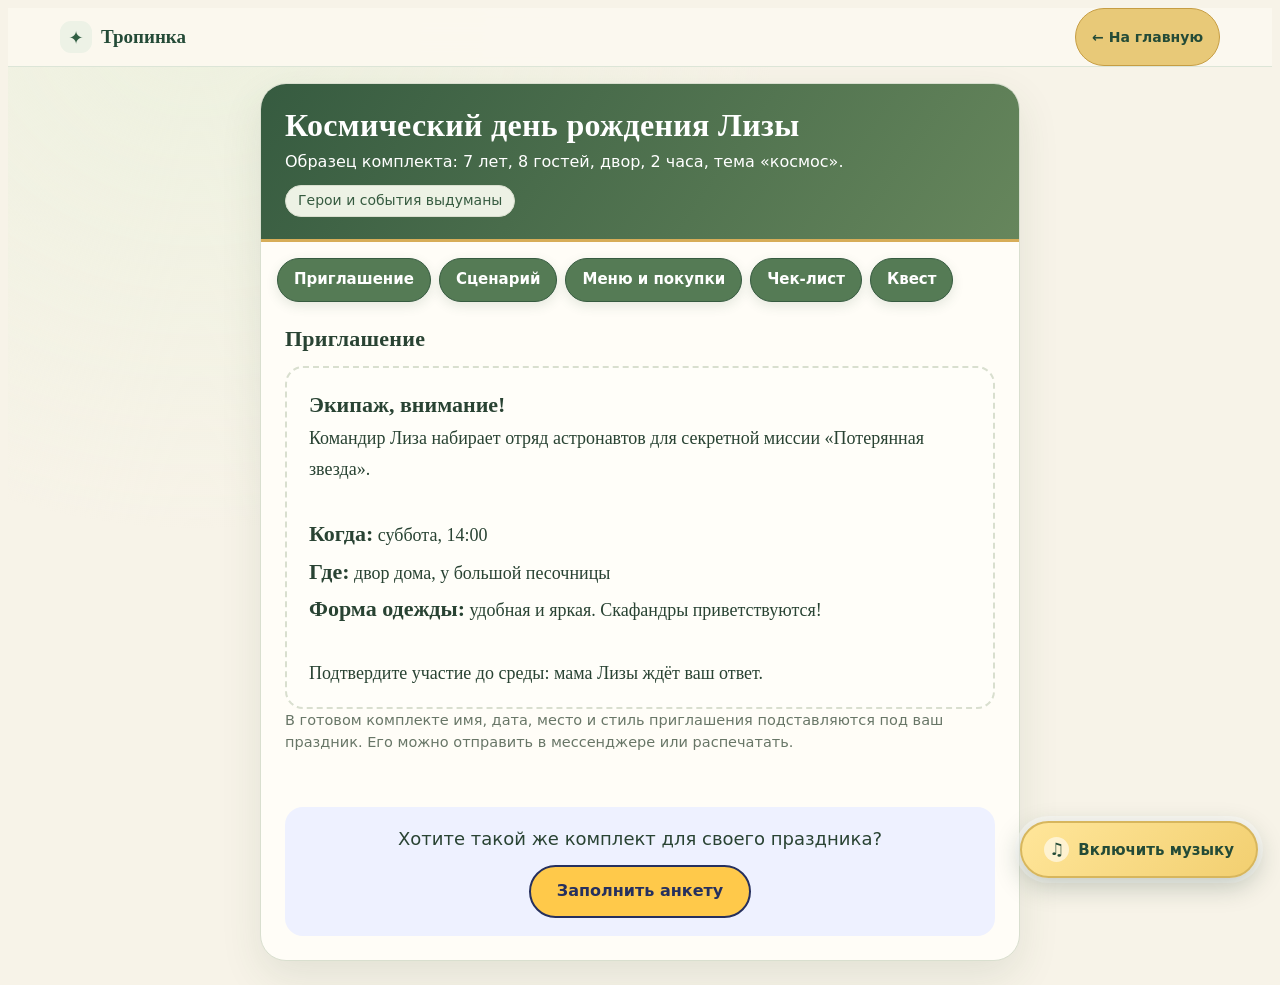
<file: obrazec-dnya-rozhdeniya.html>
<!doctype html>
<html lang="ru">
<head>
  <meta charset="utf-8">
  <meta name="viewport" content="width=device-width, initial-scale=1">
  <meta name="theme-color" content="#f7f2e8">
  <meta name="description" content="Тропинка — сказки, квесты и праздники для детей.">
  <title>Образец дня рождения | Тропинка</title>
  <link rel="icon" href="favicon.svg" type="image/svg+xml">
<style id="tropinka-unified-pages">/* Единый стиль «Тропинки»: лесная сказка, тёплая бумага и мягкое золото */
:root{--tp-ink:#294333;--tp-green:#557b55;--tp-green-dark:#365b40;--tp-cream:#f7f3e8;--tp-paper:#fffdf7;--tp-gold:#d7ad58;--tp-line:#d9dfcf;--tp-muted:#687667}
html{background:var(--tp-cream)}
body{background:radial-gradient(ellipse at 15% 0%,#edf1df 0,transparent 38%),var(--tp-cream)!important;color:var(--tp-ink)!important;font-family:Georgia,'Times New Roman',serif!important}
h1,h2,h3,h4{color:var(--tp-ink)!important;letter-spacing:.01em}
p,li,label,small{color:inherit}
a{color:var(--tp-green-dark)}
#skz,#bd,#wk,#smp,#ob{color:var(--tp-ink)!important}
#skz .skz-card,#bd .bd-card,#wk .wk-card,#smp .smp-book,#ob .ob-card{background:var(--tp-paper)!important;border:1px solid var(--tp-line)!important;border-radius:26px!important;box-shadow:0 16px 42px rgba(48,75,48,.10)!important;overflow:hidden}
#skz .skz-sky,#bd .bd-sky,#wk .wk-sky,#smp .smp-sky,#ob .ob-sky{background:linear-gradient(125deg,#365b40,#66865c)!important;color:#fff!important;border-bottom:3px solid var(--tp-gold)!important}
#skz .skz-sky *,#bd .bd-sky *,#wk .wk-sky *,#smp .smp-sky *,#ob .ob-sky *{color:#fff!important}
#skz button,#bd button,#wk button,#smp button,#ob button{background:var(--tp-green)!important;color:#fff!important;border:1px solid var(--tp-green-dark)!important;border-radius:999px!important;box-shadow:0 4px 12px rgba(54,91,64,.13)}
#skz button:hover,#bd button:hover,#wk button:hover,#smp button:hover,#ob button:hover{background:var(--tp-green-dark)!important}
#skz button.ghost,#bd button.ghost,#wk button.ghost{background:#f2f4e9!important;color:var(--tp-green-dark)!important;border:1px solid var(--tp-line)!important}
#skz input,#skz textarea,#skz select,#bd input,#bd textarea,#bd select,#wk input,#wk textarea,#wk select{background:#fffefb!important;color:var(--tp-ink)!important;border:1px solid #cbd6c5!important;border-radius:12px!important}
#skz input:focus,#skz textarea:focus,#skz select:focus,#bd input:focus,#bd textarea:focus,#bd select:focus,#wk input:focus,#wk textarea:focus,#wk select:focus{outline:2px solid #a8bf9b!important;outline-offset:1px}
#skz .skz-chapter,#bd .bd-chapter,#wk .wk-chapter,#smp .smp-page,#ob .ob-invite{background:#fffef9!important;border-color:var(--tp-line)!important}
#skz .skz-field,#bd .bd-field,#wk .wk-field{background:#f8f8f0!important;border-color:var(--tp-line)!important}
#smp .smp-page,#ob .ob-scroll{color:var(--tp-ink)!important}
#smp .smp-note,#ob .ob-note{color:var(--tp-muted)!important}
#smp .smp-tag,#ob .ob-tag{background:#edf2e5!important;color:var(--tp-green-dark)!important;border:1px solid var(--tp-line)!important}
#ob table{border-color:var(--tp-line)!important}#ob th{background:#edf2e5!important;color:var(--tp-ink)!important}
@media(max-width:640px){#skz .skz-card,#bd .bd-card,#wk .wk-card,#smp .smp-book,#ob .ob-card{border-radius:18px!important}#skz .skz-body,#bd .bd-body,#wk .wk-body,#smp .smp-body{padding:18px!important}}
</style><style id="tp-page-navigation">
.tp-pagebar{position:sticky;top:0;z-index:1000;background:rgba(251,248,239,.97);backdrop-filter:blur(12px);border-bottom:1px solid #dce5d7}
.tp-pagebar-inner{width:min(1160px,calc(100% - 28px));min-height:58px;margin:0 auto;display:flex;align-items:center;justify-content:space-between;gap:12px}
.tp-pagebar-brand{display:inline-flex;align-items:center;gap:9px;color:#244b37;text-decoration:none;font:700 19px Georgia,"Times New Roman",serif}
.tp-pagebar-mark{display:grid;place-items:center;width:32px;height:32px;border-radius:11px;background:#edf2e6;color:#315f43;font:700 18px system-ui}
.tp-pagebar-home{display:inline-flex;align-items:center;justify-content:center;min-height:40px;padding:8px 16px;border:1px solid #c69d43;border-radius:999px;background:#e8c978;color:#244b37;text-decoration:none;font:800 14px/1.2 "Trebuchet MS","Segoe UI",system-ui,sans-serif}
.tp-pagebar-home:hover{background:#f1d995}
@media(max-width:480px){.tp-pagebar-inner{min-height:54px}.tp-pagebar-brand{font-size:17px}.tp-pagebar-home{min-height:38px;padding:7px 12px;font-size:13px}}
</style>
  <link rel="stylesheet" href="assets/tropinka-clouds.css?v=20261104-3">
</head>
<body>
<div class="tp-pagebar"><div class="tp-pagebar-inner"><a class="tp-pagebar-brand" href="index.html"><span class="tp-pagebar-mark" aria-hidden="true">✦</span>Тропинка</a><a class="tp-pagebar-home" href="index.html">← На главную</a></div></div>
<!--
  ===== Образец комплекта «День рождения под ключ» =====
  Вставьте блок целиком (от <section id="ob"> до </section>) на страницу сайта или откройте файл отдельно.
  Праздник и герои выдуманы. Ссылка на анкету: CTA_URL в конце файла.
-->
<section id="ob" aria-labelledby="ob-t">
<style>
#ob{--ink:#26305E;--soft:#4B5686;--moon:#FFC94A;--moon2:#E69F00;--mist:#EEF1FF;--line:#C5CEEE;--ok:#1F8A62;
  font-family:"Nunito","Trebuchet MS","Segoe UI",system-ui,sans-serif;color:var(--ink);line-height:1.55;max-width:760px;margin:0 auto;padding:16px;text-align:left}
#ob *,#ob *::before,#ob *::after{box-sizing:border-box}
#ob .ob-card{background:#fff;border:2px solid var(--line);border-radius:22px;overflow:hidden}
#ob .ob-sky{background:var(--ink);color:#fff;padding:22px 24px;
  background-image:radial-gradient(circle at 10% 30%,#FFC94A 0 2px,transparent 3px),radial-gradient(circle at 60% 75%,#fff 0 1.5px,transparent 2.5px),radial-gradient(circle at 90% 25%,#FFC94A 0 2px,transparent 3px)}
#ob .ob-sky h2{font-family:Georgia,"Times New Roman",serif;font-size:clamp(24px,5vw,32px);line-height:1.2;margin:0 0 6px;color:#fff}
#ob .ob-sky p{margin:0;color:#DCE1FF}
#ob .ob-tag{display:inline-block;margin-top:10px;font-size:14px;background:rgba(255,255,255,.15);border:1px solid rgba(255,255,255,.35);border-radius:999px;padding:4px 12px}
#ob [role=tablist]{display:flex;gap:8px;flex-wrap:wrap;padding:16px 16px 0}
#ob [role=tab]{font:inherit;font-weight:800;font-size:15px;min-height:44px;padding:8px 16px;border-radius:999px;border:2px solid var(--line);background:#fff;color:var(--ink);cursor:pointer}
#ob [role=tab][aria-selected=true]{background:var(--moon);border-color:var(--moon2)}
#ob :focus-visible{outline:3px solid var(--moon2);outline-offset:2px}
#ob [role=tabpanel]{padding:20px 24px 26px}
#ob [role=tabpanel][hidden]{display:none}
#ob h3{font-family:Georgia,"Times New Roman",serif;font-size:22px;margin:0 0 10px}
#ob h4{margin:18px 0 6px;font-size:16px}
#ob p{margin:0 0 10px}
#ob ul,#ob ol{margin:0 0 10px;padding-left:22px}
#ob li{margin:0 0 5px}
#ob .ob-invite{background:var(--mist);border:2px dashed var(--soft);border-radius:18px;padding:18px 22px;font-family:Georgia,"Times New Roman",serif;font-size:18px;line-height:1.7}
#ob .ob-invite b{font-size:22px}
#ob table{width:100%;border-collapse:collapse;font-size:15.5px}
#ob td,#ob th{text-align:left;padding:9px 8px;border-top:1px solid var(--line);vertical-align:top}
#ob th{font-weight:800;white-space:nowrap}
#ob .ob-scroll{overflow-x:auto}
#ob .ob-check{list-style:none;padding:0}
#ob .ob-check label{display:flex;gap:10px;align-items:flex-start;cursor:pointer}
#ob .ob-check input{width:22px;height:22px;margin:1px 0 0;flex:none;accent-color:var(--ok)}
#ob .ob-note{color:var(--soft);font-size:14.5px}
#ob .ob-cta{margin-top:18px;background:var(--mist);border-radius:18px;padding:18px 22px;text-align:center}
#ob .ob-cta p{font-size:18px;margin-bottom:12px}
#ob .ob-btn{font:inherit;font-weight:800;font-size:16px;min-height:48px;padding:12px 26px;border-radius:999px;border:2px solid var(--ink);background:var(--moon);color:var(--ink);text-decoration:none;display:inline-flex;align-items:center}
#ob .ob-btn:hover{background:#FFD978}
</style>

<div class="ob-card">
  <div class="ob-sky">
    <h2 id="ob-t">Космический день рождения Лизы</h2>
    <p>Образец комплекта: 7 лет, 8 гостей, двор, 2 часа, тема «космос».</p>
    <span class="ob-tag">Герои и события выдуманы</span>
  </div>

  <div role="tablist" aria-label="Части комплекта" id="ob-tabs">
    <button role="tab" id="ob-tab0" aria-controls="ob-p0" aria-selected="true">Приглашение</button>
    <button role="tab" id="ob-tab1" aria-controls="ob-p1" aria-selected="false" tabindex="-1">Сценарий</button>
    <button role="tab" id="ob-tab2" aria-controls="ob-p2" aria-selected="false" tabindex="-1">Меню и покупки</button>
    <button role="tab" id="ob-tab3" aria-controls="ob-p3" aria-selected="false" tabindex="-1">Чек-лист</button>
    <button role="tab" id="ob-tab4" aria-controls="ob-p4" aria-selected="false" tabindex="-1">Квест</button>
  </div>

  <div role="tabpanel" id="ob-p0" aria-labelledby="ob-tab0">
    <h3>Приглашение</h3>
    <div class="ob-invite">
      <b>Экипаж, внимание!</b><br>
      Командир Лиза набирает отряд астронавтов для секретной миссии «Потерянная звезда».<br><br>
      <b>Когда:</b> суббота, 14:00<br>
      <b>Где:</b> двор дома, у большой песочницы<br>
      <b>Форма одежды:</b> удобная и яркая. Скафандры приветствуются!<br><br>
      Подтвердите участие до среды: мама Лизы ждёт ваш ответ.
    </div>
    <p class="ob-note">В готовом комплекте имя, дата, место и стиль приглашения подставляются под ваш праздник. Его можно отправить в мессенджере или распечатать.</p>
  </div>

  <div role="tabpanel" id="ob-p1" aria-labelledby="ob-tab1" hidden>
    <h3>Сценарий по часам</h3>
    <div class="ob-scroll"><table>
      <tr><th>14:00</th><td><b>Сбор экипажа.</b> Каждый гость получает значок астронавта и «паспорт космонавта», в который потом будут ставить печати за задания.</td></tr>
      <tr><th>14:15</th><td><b>Разминка «Невесомость».</b> Игра «замри»: под музыку все летают, по сигналу застывают в позе космонавта.</td></tr>
      <tr><th>14:30</th><td><b>Квест «Потерянная звезда».</b> Три задания и финальный клад (вкладка «Квест»).</td></tr>
      <tr><th>15:15</th><td><b>Космический перекус.</b> Блюда из вкладки «Меню и покупки».</td></tr>
      <tr><th>15:30</th><td><b>Торт и поздравление.</b> Свечи, желание, общий хор «С днём рождения».</td></tr>
      <tr><th>15:50</th><td><b>Дипломы астронавтов.</b> Вручение, общее фото экипажа.</td></tr>
      <tr><th>16:00</th><td><b>Финал.</b> Гости разбирают мешочки с призами.</td></tr>
    </table></div>
    <p class="ob-note">Запасной вариант на плохую погоду: те же задания проходят в квартире, «кратеры» и карточки переезжают в комнаты.</p>
  </div>

  <div role="tabpanel" id="ob-p2" aria-labelledby="ob-tab2" hidden>
    <h3>Меню и список покупок</h3>
    <h4>Меню на 8 детей</h4>
    <ul>
      <li>Бутерброды-звёзды (хлеб, сыр, формочка-звезда)</li>
      <li>Мини-пиццы «Луны»</li>
      <li>Фруктовые «планеты» на шпажках: виноград, киви, мандарины</li>
      <li>«Лунный лимонад»</li>
      <li>Торт с космическим декором</li>
    </ul>
    <h4>Список покупок</h4>
    <ul>
      <li>Батон — 2 шт., сыр — 400 г, помидоры черри — 300 г</li>
      <li>Тесто и соус для мини-пицц, моцарелла — 250 г</li>
      <li>Виноград — 1 кг, киви — 4 шт., мандарины — 6 шт.</li>
      <li>Лимоны — 3 шт., вода — 3 л, мёд или сироп</li>
      <li>Свечи для торта, одноразовая посуда, салфетки</li>
    </ul>
    <p class="ob-note">Количество считается под число гостей. Пищевые ограничения, которые вы укажете в анкете, учитываются в меню.</p>
  </div>

  <div role="tabpanel" id="ob-p3" aria-labelledby="ob-tab3" hidden>
    <h3>Чек-лист подготовки на 2 недели</h3>
    <ul class="ob-check">
      <li><label><input type="checkbox"> За 14 дней: выбрать дату и список гостей</label></li>
      <li><label><input type="checkbox"> За 10 дней: разослать приглашения</label></li>
      <li><label><input type="checkbox"> За 7 дней: заказать или испечь торт, купить призы</label></li>
      <li><label><input type="checkbox"> За 4 дня: собрать подтверждения от гостей</label></li>
      <li><label><input type="checkbox"> За 3 дня: распечатать карточки квеста и дипломы</label></li>
      <li><label><input type="checkbox"> За 2 дня: проверить погоду, решить, нужен ли запасной вариант</label></li>
      <li><label><input type="checkbox"> Накануне: купить продукты, спрятать карточки и клад</label></li>
      <li><label><input type="checkbox"> В день праздника: накрыть стол, подготовить музыку и фотоаппарат</label></li>
    </ul>
    <p class="ob-note">Нажимайте на пункты: так можно следить за подготовкой.</p>
  </div>

  <div role="tabpanel" id="ob-p4" aria-labelledby="ob-tab4" hidden>
    <h3>Квест «Потерянная звезда»</h3>
    <p>Легенда: звезда по имени Искорка упала во двор, и экипаж должен её найти и вернуть на небо.</p>
    <ol>
      <li><b>Шифр космонавта.</b> По двору спрятаны карточки с буквами. Дети находят их и собирают слово ЗВЕЗДА. За это в паспорт ставится первая печать.</li>
      <li><b>Метеоритный дождь.</b> Нужно попасть мягкими мячиками в корзины-«кратеры». Три попадания дают вторую печать.</li>
      <li><b>Пульт управления.</b> Команда собирает картинку-пазл «ракета». Готовый рисунок показывает, где спрятан клад.</li>
      <li><b>Финал.</b> Клад находится, а в нём сладкие призы и «звёздная» медаль каждому.</li>
    </ol>
    <h4>Что нужно приготовить</h4>
    <ul><li>Карточки с буквами и пазл (из комплекта, для печати)</li><li>8 мягких мячиков, 3 корзины или коробки</li><li>Мешочек с призами для клада</li></ul>
    <p class="ob-note">В заказе квест подгоняется под ваш двор, посёлок или квартиру и под возраст гостей.</p>
  </div>

  <div style="padding:0 24px 24px">
    <div class="ob-cta">
      <p>Хотите такой же комплект для своего праздника?</p>
      <a class="ob-btn" id="ob-cta" href="#">Заполнить анкету</a>
    </div>
  </div>
</div>

<script>
(function () {
  "use strict";
  var CTA_URL = "den-rozhdeniya-anketa.html"; // ссылка на анкету
  var root = document.getElementById("ob");
  root.querySelector("#ob-cta").setAttribute("href", CTA_URL);
  var tabs = [].slice.call(root.querySelectorAll("[role=tab]"));
  var panels = [].slice.call(root.querySelectorAll("[role=tabpanel]"));
  function select(i, focus) {
    tabs.forEach(function (t, k) {
      t.setAttribute("aria-selected", k === i ? "true" : "false");
      t.tabIndex = k === i ? 0 : -1;
      panels[k].hidden = k !== i;
    });
    if (focus) { tabs[i].focus(); }
  }
  tabs.forEach(function (t, i) {
    t.addEventListener("click", function () { select(i, false); });
    t.addEventListener("keydown", function (e) {
      if (e.key === "ArrowRight") { e.preventDefault(); select((i + 1) % tabs.length, true); }
      if (e.key === "ArrowLeft") { e.preventDefault(); select((i + tabs.length - 1) % tabs.length, true); }
    });
  });
})();
</script>
</section>

  <script src="assets/tropinka-ambience.js?v=20261104-3"></script>
</body>
</html>
</file>
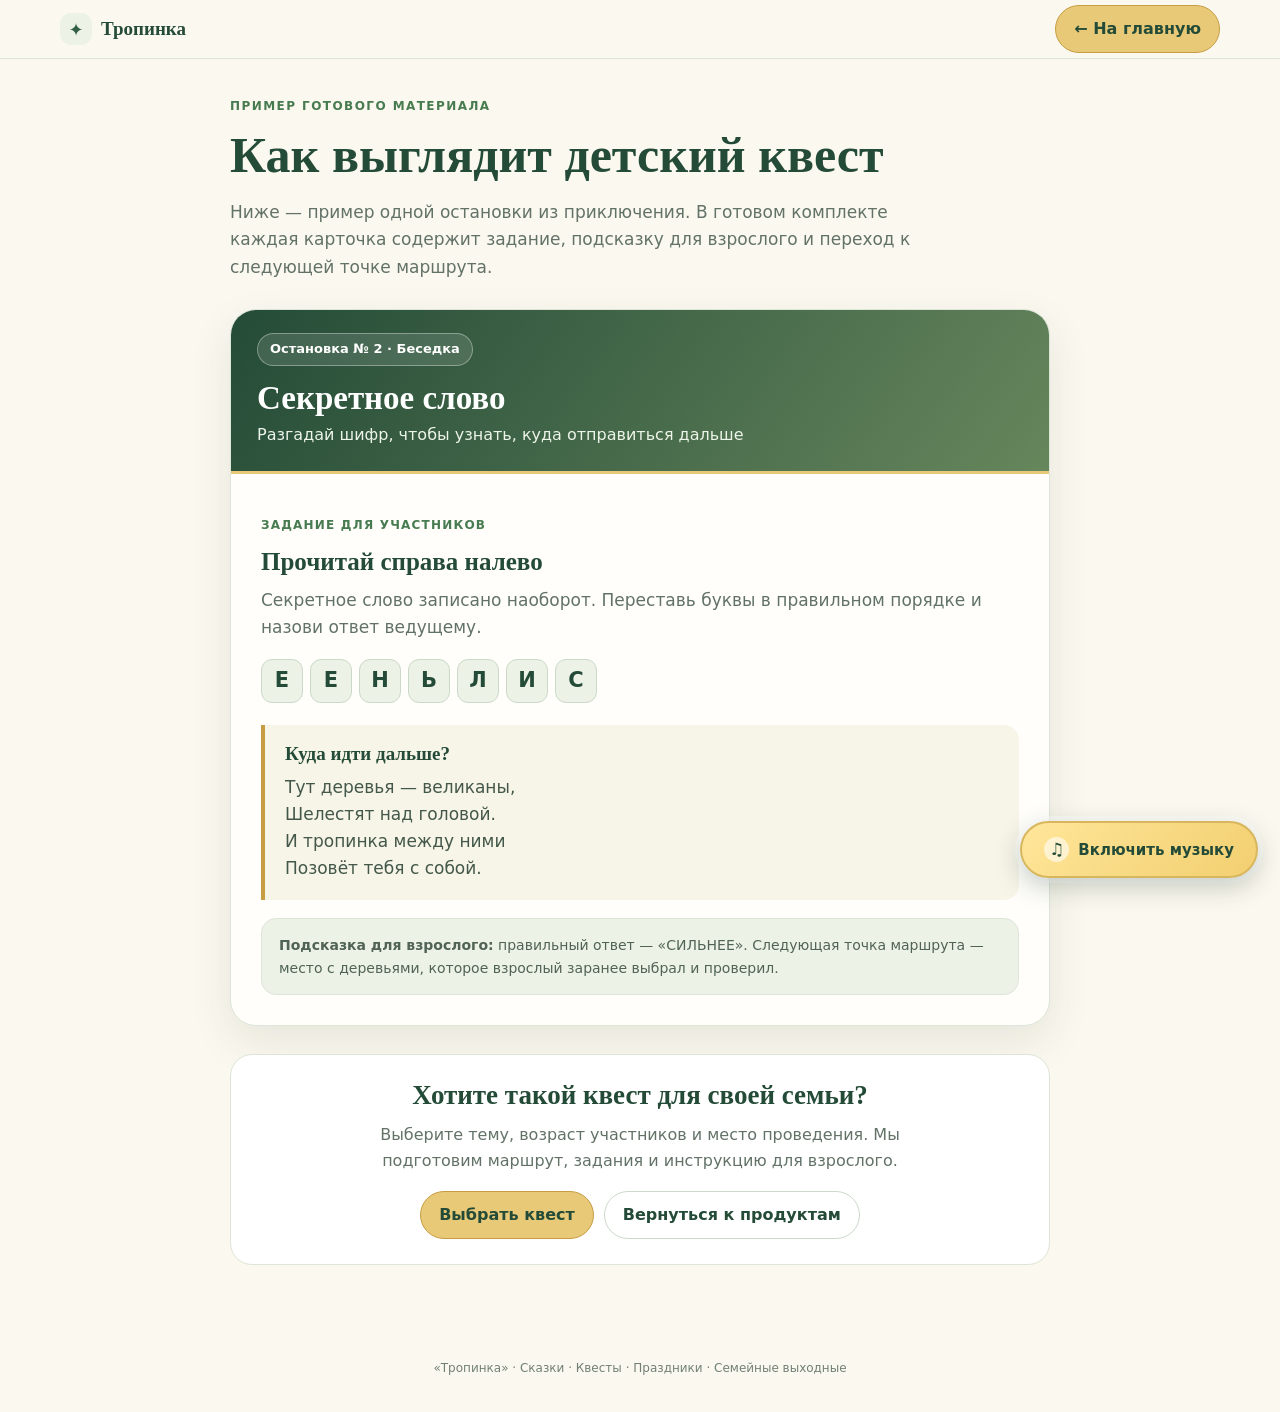
<file: obrazec-kvesta.html>
<!doctype html>
<html lang="ru">
<head>
<meta charset="utf-8">
<meta name="viewport" content="width=device-width, initial-scale=1">
<meta name="theme-color" content="#244b37">
<meta name="description" content="Пример карточки задания для детского квеста от проекта «Тропинка».">
<link rel="canonical" href="https://tropinka-kids.ru/obrazec-kvesta.html">
<link rel="icon" href="favicon.svg" type="image/svg+xml">
<title>Образец детского квеста | Тропинка</title>
<style>
:root{--forest:#244b37;--forest2:#315f43;--leaf:#477b50;--gold:#e8c978;--gold-dark:#c69d43;--cream:#fbf8ef;--paper:#fffefa;--mist:#edf2e6;--ink:#24372c;--muted:#627267;--line:#dce5d7}
*{box-sizing:border-box}
html{scroll-behavior:smooth}
body{margin:0;background:var(--cream);color:var(--ink);font:16px/1.6 "Trebuchet MS","Segoe UI",system-ui,sans-serif}
.tp-pagebar{position:sticky;top:0;z-index:1000;background:rgba(251,248,239,.97);backdrop-filter:blur(12px);border-bottom:1px solid var(--line)}
.tp-pagebar-inner{width:min(1160px,calc(100% - 28px));min-height:58px;margin:0 auto;display:flex;align-items:center;justify-content:space-between;gap:12px}
.tp-pagebar-brand{display:inline-flex;align-items:center;gap:9px;color:var(--forest);text-decoration:none;font:700 19px Georgia,"Times New Roman",serif}
.tp-pagebar-mark{display:grid;place-items:center;width:32px;height:32px;border-radius:11px;background:var(--mist);color:var(--forest2);font:700 18px system-ui}
.tp-pagebar-home,.button{display:inline-flex;align-items:center;justify-content:center;min-height:44px;padding:10px 18px;border:1px solid var(--gold-dark);border-radius:999px;background:var(--gold);color:var(--forest);text-decoration:none;font-weight:800}
.tp-pagebar-home:hover,.button:hover{background:#f1d995}
.container{width:min(820px,calc(100% - 32px));margin:0 auto}
main{padding:38px 0 70px}
.kicker{margin:0 0 10px;color:var(--leaf);font-size:12px;font-weight:900;letter-spacing:.12em;text-transform:uppercase}
h1,h2,h3{font-family:Georgia,"Times New Roman",serif;line-height:1.18;color:var(--forest)}
h1{font-size:clamp(34px,6vw,50px);margin:0}
.lead{max-width:66ch;color:var(--muted);font-size:17px;margin:14px 0 28px}
.preview{overflow:hidden;border:1px solid var(--line);border-radius:26px;background:var(--paper);box-shadow:0 16px 42px rgba(48,75,48,.10)}
.preview-head{padding:23px 26px;background:linear-gradient(125deg,var(--forest),#66865c);color:white;border-bottom:3px solid var(--gold)}
.preview-head .tag{display:inline-flex;padding:5px 12px;border:1px solid rgba(255,255,255,.35);border-radius:999px;background:rgba(255,255,255,.12);font-size:13px;font-weight:800}
.preview-head h2{margin:13px 0 5px;color:white;font-size:clamp(25px,5vw,33px)}
.preview-head p{margin:0;color:#edf4e9}
.preview-body{padding:clamp(20px,4vw,30px)}
.task-label{color:var(--leaf);font-size:12px;font-weight:900;letter-spacing:.1em;text-transform:uppercase}
.task-title{margin:7px 0 10px;font-size:25px}
.task-copy{margin:0;color:var(--muted);font-size:17px}
.letter-row{display:flex;flex-wrap:wrap;gap:7px;margin:18px 0 22px}
.letter-row span{width:42px;height:44px;display:grid;place-items:center;border:1px solid #cbd9c9;border-radius:11px;background:var(--mist);color:var(--forest);font-size:21px;font-weight:900}
.clue{margin-top:20px;padding:18px 20px;border-left:4px solid var(--gold-dark);border-radius:0 15px 15px 0;background:#f7f4e8}
.clue h3{margin:0 0 8px;font-size:19px}
.clue p{margin:0;color:#43584a;font-size:17px}
.organizer-note{margin:18px 0 0;padding:15px 17px;border:1px solid var(--line);border-radius:15px;background:var(--mist);color:#506354;font-size:14px}
.after{margin-top:28px;padding:25px;border:1px solid var(--line);border-radius:22px;background:#fff;text-align:center}
.after h2{margin:0;font-size:27px}
.after p{max-width:58ch;margin:10px auto 18px;color:var(--muted)}
.after-actions{display:flex;justify-content:center;flex-wrap:wrap;gap:10px}
.button.secondary{background:white;border-color:#cbd9c9}
footer{padding:24px 0 34px;color:#718075;text-align:center;font-size:12px}
@media(max-width:520px){.tp-pagebar-inner{min-height:54px}.tp-pagebar-brand{font-size:17px}.tp-pagebar-home{min-height:38px;padding:7px 12px;font-size:13px}.preview-head{padding:20px}.preview-body{padding:19px}.letter-row span{width:38px;height:40px}}
@media(prefers-reduced-motion:reduce){html{scroll-behavior:auto}}
</style>
  <link rel="stylesheet" href="assets/tropinka-clouds.css?v=20261104-3">
</head>
<body>
<div class="tp-pagebar"><div class="tp-pagebar-inner"><a class="tp-pagebar-brand" href="index.html"><span class="tp-pagebar-mark" aria-hidden="true">✦</span>Тропинка</a><a class="tp-pagebar-home" href="index.html">← На главную</a></div></div>
<main class="container">
<p class="kicker">Пример готового материала</p>
<h1>Как выглядит детский квест</h1>
<p class="lead">Ниже — пример одной остановки из приключения. В готовом комплекте каждая карточка содержит задание, подсказку для взрослого и переход к следующей точке маршрута.</p>

<article class="preview" aria-labelledby="preview-title">
  <header class="preview-head">
    <span class="tag">Остановка № 2 · Беседка</span>
    <h2 id="preview-title">Секретное слово</h2>
    <p>Разгадай шифр, чтобы узнать, куда отправиться дальше</p>
  </header>
  <div class="preview-body">
    <p class="task-label">Задание для участников</p>
    <h3 class="task-title">Прочитай справа налево</h3>
    <p class="task-copy">Секретное слово записано наоборот. Переставь буквы в правильном порядке и назови ответ ведущему.</p>
    <div class="letter-row" aria-label="Буквы: Е, Е, Н, Ь, Л, И, С">
      <span>Е</span><span>Е</span><span>Н</span><span>Ь</span><span>Л</span><span>И</span><span>С</span>
    </div>
    <div class="clue">
      <h3>Куда идти дальше?</h3>
      <p>Тут деревья — великаны,<br>Шелестят над головой.<br>И тропинка между ними<br>Позовёт тебя с собой.</p>
    </div>
    <p class="organizer-note"><strong>Подсказка для взрослого:</strong> правильный ответ — «СИЛЬНЕЕ». Следующая точка маршрута — место с деревьями, которое взрослый заранее выбрал и проверил.</p>
  </div>
</article>

<section class="after">
  <h2>Хотите такой квест для своей семьи?</h2>
  <p>Выберите тему, возраст участников и место проведения. Мы подготовим маршрут, задания и инструкцию для взрослого.</p>
  <div class="after-actions">
    <a class="button" href="https://alexvakarin88-code.github.io/questin/">Выбрать квест</a>
    <a class="button secondary" href="index.html#products">Вернуться к продуктам</a>
  </div>
</section>
</main>
<footer class="container">«Тропинка» · Сказки · Квесты · Праздники · Семейные выходные</footer>
  <script src="assets/tropinka-ambience.js?v=20261104-3"></script>
</body>
</html>
</file>
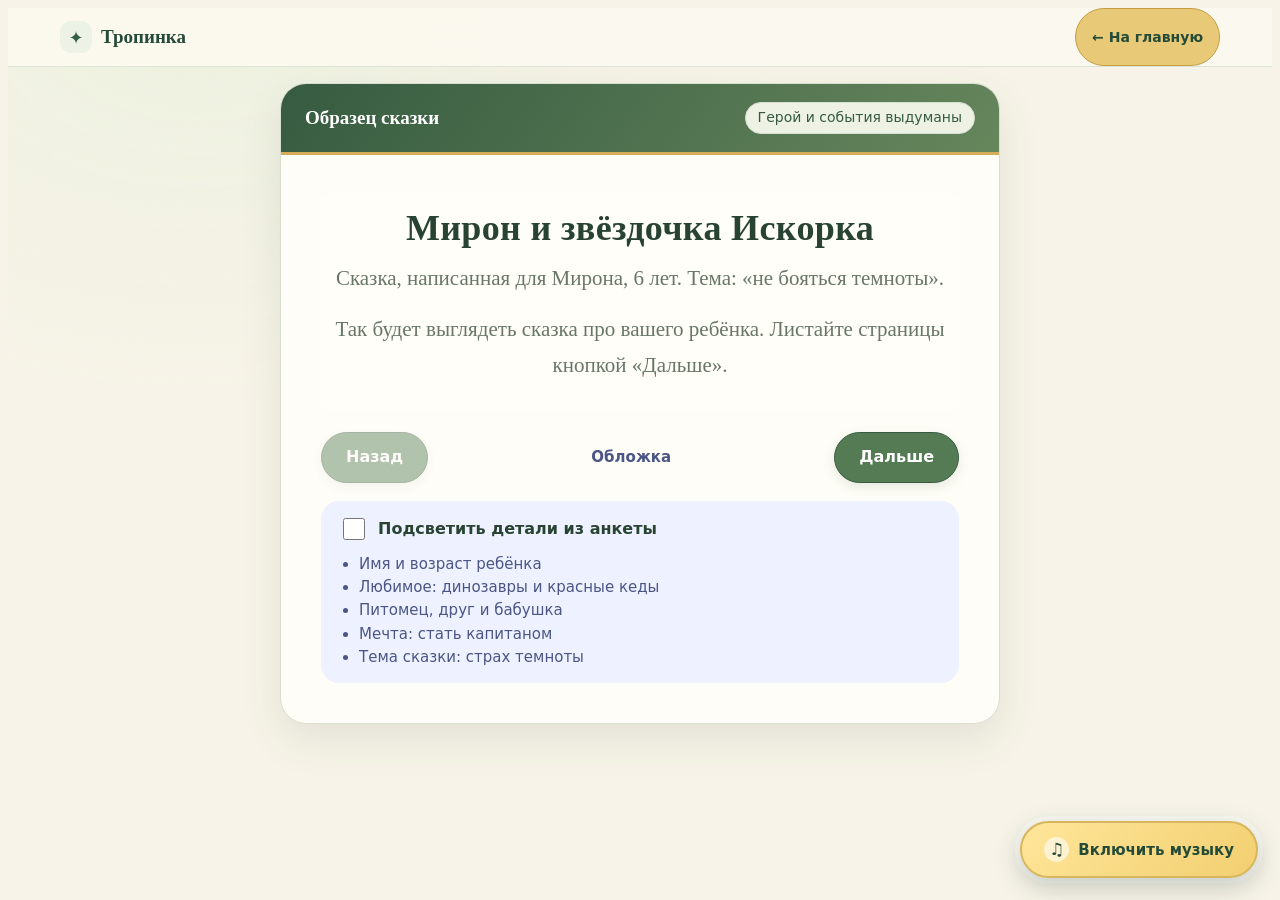
<file: obrazec-skazki.html>
<!doctype html>
<html lang="ru">
<head>
  <meta charset="utf-8">
  <meta name="viewport" content="width=device-width, initial-scale=1">
  <meta name="theme-color" content="#f7f2e8">
  <meta name="description" content="Тропинка — сказки, квесты и праздники для детей.">
  <title>Образец сказки | Тропинка</title>
  <link rel="icon" href="favicon.svg" type="image/svg+xml">
<style id="tropinka-unified-pages">/* Единый стиль «Тропинки»: лесная сказка, тёплая бумага и мягкое золото */
:root{--tp-ink:#294333;--tp-green:#557b55;--tp-green-dark:#365b40;--tp-cream:#f7f3e8;--tp-paper:#fffdf7;--tp-gold:#d7ad58;--tp-line:#d9dfcf;--tp-muted:#687667}
html{background:var(--tp-cream)}
body{background:radial-gradient(ellipse at 15% 0%,#edf1df 0,transparent 38%),var(--tp-cream)!important;color:var(--tp-ink)!important;font-family:Georgia,'Times New Roman',serif!important}
h1,h2,h3,h4{color:var(--tp-ink)!important;letter-spacing:.01em}
p,li,label,small{color:inherit}
a{color:var(--tp-green-dark)}
#skz,#bd,#wk,#smp,#ob{color:var(--tp-ink)!important}
#skz .skz-card,#bd .bd-card,#wk .wk-card,#smp .smp-book,#ob .ob-card{background:var(--tp-paper)!important;border:1px solid var(--tp-line)!important;border-radius:26px!important;box-shadow:0 16px 42px rgba(48,75,48,.10)!important;overflow:hidden}
#skz .skz-sky,#bd .bd-sky,#wk .wk-sky,#smp .smp-sky,#ob .ob-sky{background:linear-gradient(125deg,#365b40,#66865c)!important;color:#fff!important;border-bottom:3px solid var(--tp-gold)!important}
#skz .skz-sky *,#bd .bd-sky *,#wk .wk-sky *,#smp .smp-sky *,#ob .ob-sky *{color:#fff!important}
#skz button,#bd button,#wk button,#smp button,#ob button{background:var(--tp-green)!important;color:#fff!important;border:1px solid var(--tp-green-dark)!important;border-radius:999px!important;box-shadow:0 4px 12px rgba(54,91,64,.13)}
#skz button:hover,#bd button:hover,#wk button:hover,#smp button:hover,#ob button:hover{background:var(--tp-green-dark)!important}
#skz button.ghost,#bd button.ghost,#wk button.ghost{background:#f2f4e9!important;color:var(--tp-green-dark)!important;border:1px solid var(--tp-line)!important}
#skz input,#skz textarea,#skz select,#bd input,#bd textarea,#bd select,#wk input,#wk textarea,#wk select{background:#fffefb!important;color:var(--tp-ink)!important;border:1px solid #cbd6c5!important;border-radius:12px!important}
#skz input:focus,#skz textarea:focus,#skz select:focus,#bd input:focus,#bd textarea:focus,#bd select:focus,#wk input:focus,#wk textarea:focus,#wk select:focus{outline:2px solid #a8bf9b!important;outline-offset:1px}
#skz .skz-chapter,#bd .bd-chapter,#wk .wk-chapter,#smp .smp-page,#ob .ob-invite{background:#fffef9!important;border-color:var(--tp-line)!important}
#skz .skz-field,#bd .bd-field,#wk .wk-field{background:#f8f8f0!important;border-color:var(--tp-line)!important}
#smp .smp-page,#ob .ob-scroll{color:var(--tp-ink)!important}
#smp .smp-note,#ob .ob-note{color:var(--tp-muted)!important}
#smp .smp-tag,#ob .ob-tag{background:#edf2e5!important;color:var(--tp-green-dark)!important;border:1px solid var(--tp-line)!important}
#ob table{border-color:var(--tp-line)!important}#ob th{background:#edf2e5!important;color:var(--tp-ink)!important}
@media(max-width:640px){#skz .skz-card,#bd .bd-card,#wk .wk-card,#smp .smp-book,#ob .ob-card{border-radius:18px!important}#skz .skz-body,#bd .bd-body,#wk .wk-body,#smp .smp-body{padding:18px!important}}
</style><style id="tp-page-navigation">
.tp-pagebar{position:sticky;top:0;z-index:1000;background:rgba(251,248,239,.97);backdrop-filter:blur(12px);border-bottom:1px solid #dce5d7}
.tp-pagebar-inner{width:min(1160px,calc(100% - 28px));min-height:58px;margin:0 auto;display:flex;align-items:center;justify-content:space-between;gap:12px}
.tp-pagebar-brand{display:inline-flex;align-items:center;gap:9px;color:#244b37;text-decoration:none;font:700 19px Georgia,"Times New Roman",serif}
.tp-pagebar-mark{display:grid;place-items:center;width:32px;height:32px;border-radius:11px;background:#edf2e6;color:#315f43;font:700 18px system-ui}
.tp-pagebar-home{display:inline-flex;align-items:center;justify-content:center;min-height:40px;padding:8px 16px;border:1px solid #c69d43;border-radius:999px;background:#e8c978;color:#244b37;text-decoration:none;font:800 14px/1.2 "Trebuchet MS","Segoe UI",system-ui,sans-serif}
.tp-pagebar-home:hover{background:#f1d995}
@media(max-width:480px){.tp-pagebar-inner{min-height:54px}.tp-pagebar-brand{font-size:17px}.tp-pagebar-home{min-height:38px;padding:7px 12px;font-size:13px}}
</style>
  <link rel="stylesheet" href="assets/tropinka-clouds.css?v=20261104-3">
</head>
<body>
<div class="tp-pagebar"><div class="tp-pagebar-inner"><a class="tp-pagebar-brand" href="index.html"><span class="tp-pagebar-mark" aria-hidden="true">✦</span>Тропинка</a><a class="tp-pagebar-home" href="index.html">← На главную</a></div></div>
<!--
  ===== Образец сказки «Мирон и звёздочка Искорка» =====
  Вставьте блок целиком (от <section id="smp"> до </section>) на страницу сайта или откройте файл отдельно.
  Герой и все события выдуманы. Ссылка на анкету меняется в CTA_URL в конце файла.
-->
<section id="smp" aria-labelledby="smp-t">
<style>
#smp{--ink:#26305E;--soft:#4B5686;--moon:#FFC94A;--moon2:#E69F00;--mist:#EEF1FF;--line:#C5CEEE;
  font-family:"Nunito","Trebuchet MS","Segoe UI",system-ui,sans-serif;color:var(--ink);line-height:1.55;max-width:720px;margin:0 auto;padding:16px;text-align:left}
#smp *,#smp *::before,#smp *::after{box-sizing:border-box}
#smp .smp-book{background:#fff;border:2px solid var(--line);border-radius:24px;overflow:hidden}
#smp .smp-sky{background:#26305E;color:#fff;padding:18px 24px;display:flex;justify-content:space-between;gap:12px;align-items:center;flex-wrap:wrap;
  background-image:radial-gradient(circle at 12% 30%,#FFC94A 0 2px,transparent 3px),radial-gradient(circle at 55% 70%,#fff 0 1.5px,transparent 2.5px),radial-gradient(circle at 88% 25%,#FFC94A 0 2px,transparent 3px)}
#smp .smp-sky b{font-family:Georgia,"Times New Roman",serif;font-size:19px}
#smp .smp-tag{font-size:14px;background:rgba(255,255,255,.15);border:1px solid rgba(255,255,255,.35);border-radius:999px;padding:4px 12px}
#smp .smp-body{padding:clamp(22px,5vw,40px)}
#smp .smp-page[hidden]{display:none}
#smp h2{font-family:Georgia,"Times New Roman",serif;font-size:clamp(26px,5.5vw,36px);line-height:1.2;margin:0 0 10px}
#smp .smp-page p{font-family:Georgia,"Times New Roman",serif;font-size:clamp(18px,3.2vw,21px);line-height:1.75;margin:0 0 14px}
#smp .smp-note{color:var(--soft);font-family:inherit;font-size:15px}
#smp .smp-cover{text-align:center;padding:12px 0}
#smp mark{background:transparent;color:inherit;border-radius:6px;padding:0 2px}
#smp.hl mark{background:#FFE79A;box-shadow:0 0 0 2px #FFE79A}
#smp .smp-nav{display:flex;align-items:center;justify-content:space-between;gap:12px;margin-top:22px}
#smp .smp-count{color:var(--soft);font-weight:700;font-size:15px}
#smp .smp-btn{font:inherit;font-weight:800;font-size:16px;min-height:48px;padding:12px 24px;border-radius:999px;border:2px solid var(--ink);background:var(--moon);color:var(--ink);cursor:pointer;text-decoration:none;display:inline-flex;align-items:center;justify-content:center}
#smp .smp-btn:hover{background:#FFD978}
#smp .smp-btn.ghost{background:#fff}
#smp .smp-btn[disabled]{opacity:.45;cursor:default}
#smp :focus-visible{outline:3px solid var(--moon2);outline-offset:2px}
#smp .smp-tools{margin-top:18px;background:var(--mist);border-radius:18px;padding:14px 18px}
#smp .smp-tools label{display:flex;gap:10px;align-items:center;font-weight:700;cursor:pointer}
#smp .smp-tools input{width:22px;height:22px;accent-color:var(--ink)}
#smp .smp-tools ul{margin:10px 0 0;padding-left:20px;color:var(--soft);font-size:15px}
#smp .smp-cta{text-align:center;padding:8px 0}
#smp .smp-cta p{font-family:inherit;font-size:18px}
</style>

<div class="smp-book">
  <div class="smp-sky"><b>Образец сказки</b><span class="smp-tag">Герой и события выдуманы</span></div>
  <div class="smp-body">

    <article class="smp-page smp-cover">
      <h2 id="smp-t">Мирон и звёздочка Искорка</h2>
      <p class="smp-note">Сказка, написанная для Мирона, 6 лет. Тема: «не бояться темноты».</p>
      <p class="smp-note">Так будет выглядеть сказка про вашего ребёнка. Листайте страницы кнопкой «Дальше».</p>
    </article>

    <article class="smp-page" hidden>
      <p>Жил-был мальчик по имени <mark>Мирон</mark>. Ему было <mark>шесть лет</mark>, и больше всего на свете он любил <mark>динозавров</mark>. На его полке жили целых двенадцать: и грозный тираннозавр, и добрый диплодок. Ещё у Мирона были <mark>красные кеды</mark>, в которых он бегал быстрее ветра, и рыжий кот <mark>Пирожок</mark>, который спал у него в ногах.</p>
      <p>А мечтал Мирон стать <mark>капитаном космического корабля</mark>.</p>
    </article>

    <article class="smp-page" hidden>
      <p>Мирон был храбрым почти всегда. Почти. Вечером, когда гасили свет, коридор между его комнатой и кухней становился длинным-предлинным и тёмным-претёмным. Из темноты что-то шуршало, и Мирон мчался по коридору так быстро, что даже тапки не успевали испугаться.</p>
    </article>

    <article class="smp-page" hidden>
      <p>Однажды ночью Пирожок вдруг замяукал у окна. Мирон выглянул: по небу, оставляя серебряный след, катилась крошечная звёздочка. Она тихонько упала на подоконник и сказала тоненьким голосом:</p>
      <p>— Меня зовут Искорка. Я потерялась и не могу найти дорогу домой. Мне нужно выйти на балкон, но идти по тёмному коридору одной страшно.</p>
    </article>

    <article class="smp-page" hidden>
      <p>Мирон вздохнул. Коленки у него задрожали. Но он вспомнил, что всегда говорит <mark>бабушка Валя</mark>: «Смелость — это когда страшно, а ты всё равно идёшь».</p>
      <p>— Я помогу тебе, — сказал он. — Пойдём вместе.</p>
      <p>Искорка засветилась мягким светом, а Пирожок гордо поднял хвост и пошёл впереди.</p>
    </article>

    <article class="smp-page" hidden>
      <p>Они вышли в коридор. У стены стояло что-то большое и тёмное.</p>
      <p>— Динозавр! — прошептал Мирон.</p>
      <p>Но Искорка подлетела поближе, и стало видно: это просто велосипед, на котором они с <mark>другом Тёмой</mark> катались летом. А потом что-то зашуршало. Мирон зажмурился, а это Пирожок хвостом задел бабушкины тапки.</p>
    </article>

    <article class="smp-page" hidden>
      <p>С каждым шагом Мирон шёл всё увереннее, а Искорка светила всё ярче: чем смелее был его шаг, тем ярче горела звёздочка. Так они дошли до балкона.</p>
      <p>Искорка вспорхнула в небо, а на прощание шепнула:</p>
      <p>— Спасибо, капитан!</p>
    </article>

    <article class="smp-page" hidden>
      <p>Мирон вернулся в кровать. В коридоре по-прежнему было темно, но теперь он знал: в темноте живёт всё то же самое, что и днём. Просто свет выключен.</p>
      <p>Бабушка Валя заглянула в комнату:</p>
      <p>— Что-то ты сегодня сияешь, внук.</p>
      <p>— Это я капитан, — улыбнулся Мирон.</p>
      <p>На потолке мигнула маленькая звёздочка, будто подмигнула. Мирон заснул, а Пирожок мурлыкал всю ночь. Конец.</p>
    </article>

    <article class="smp-page smp-cta" hidden>
      <h2>Хотите такую же про вашего ребёнка?</h2>
      <p>Заполните анкету, и мы напишем сказку с его именем, друзьями, питомцами и мечтой.</p>
      <a class="smp-btn" id="smp-cta" href="#">Заполнить анкету</a>
    </article>

    <div class="smp-nav">
      <button type="button" class="smp-btn ghost" id="smp-prev">Назад</button>
      <span class="smp-count" id="smp-count" aria-live="polite"></span>
      <button type="button" class="smp-btn" id="smp-next">Дальше</button>
    </div>

    <div class="smp-tools">
      <label><input type="checkbox" id="smp-hl"> Подсветить детали из анкеты</label>
      <ul>
        <li>Имя и возраст ребёнка</li>
        <li>Любимое: динозавры и красные кеды</li>
        <li>Питомец, друг и бабушка</li>
        <li>Мечта: стать капитаном</li>
        <li>Тема сказки: страх темноты</li>
      </ul>
    </div>
  </div>
</div>

<script>
(function () {
  "use strict";
  var CTA_URL = "skazka-anketa.html"; // ссылка на анкету сказки
  var root = document.getElementById("smp");
  var pages = [].slice.call(root.querySelectorAll(".smp-page"));
  var prev = root.querySelector("#smp-prev"), next = root.querySelector("#smp-next");
  var count = root.querySelector("#smp-count"), cur = 0;
  root.querySelector("#smp-cta").setAttribute("href", CTA_URL);
  function show(n) {
    cur = Math.max(0, Math.min(pages.length - 1, n));
    pages.forEach(function (p, i) { p.hidden = i !== cur; });
    prev.disabled = cur === 0;
    next.disabled = cur === pages.length - 1;
    count.textContent = cur === 0 ? "Обложка" : "Страница " + cur + " из " + (pages.length - 1);
  }
  prev.addEventListener("click", function () { show(cur - 1); });
  next.addEventListener("click", function () { show(cur + 1); });
  root.addEventListener("keydown", function (e) {
    if (e.target.tagName === "INPUT") { return; }
    if (e.key === "ArrowRight") { show(cur + 1); }
    if (e.key === "ArrowLeft") { show(cur - 1); }
  });
  root.querySelector("#smp-hl").addEventListener("change", function (e) {
    root.classList.toggle("hl", e.target.checked);
  });
  show(0);
})();
</script>
</section>

  <script src="assets/tropinka-ambience.js?v=20261104-3"></script>
</body>
</html>
</file>
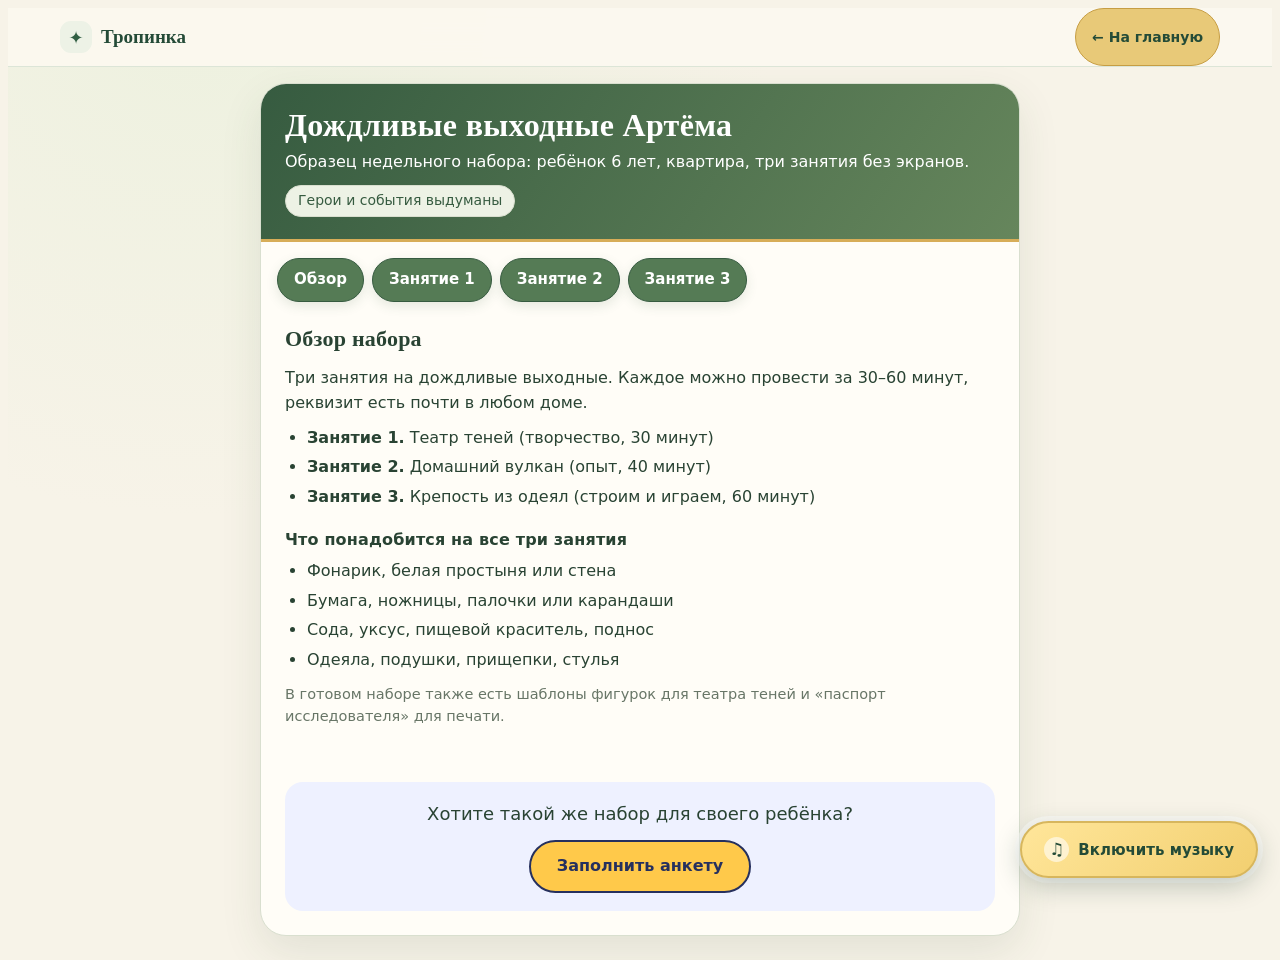
<file: obrazec-vyhodnyh.html>
<!doctype html>
<html lang="ru">
<head>
  <meta charset="utf-8">
  <meta name="viewport" content="width=device-width, initial-scale=1">
  <meta name="theme-color" content="#f7f2e8">
  <meta name="description" content="Тропинка — сказки, квесты и праздники для детей.">
  <title>Образец — Выходные без экрана | Тропинка</title>
  <link rel="icon" href="favicon.svg" type="image/svg+xml">
<style id="tropinka-unified-pages">/* Единый стиль «Тропинки»: лесная сказка, тёплая бумага и мягкое золото */
:root{--tp-ink:#294333;--tp-green:#557b55;--tp-green-dark:#365b40;--tp-cream:#f7f3e8;--tp-paper:#fffdf7;--tp-gold:#d7ad58;--tp-line:#d9dfcf;--tp-muted:#687667}
html{background:var(--tp-cream)}
body{background:radial-gradient(ellipse at 15% 0%,#edf1df 0,transparent 38%),var(--tp-cream)!important;color:var(--tp-ink)!important;font-family:Georgia,'Times New Roman',serif!important}
h1,h2,h3,h4{color:var(--tp-ink)!important;letter-spacing:.01em}
p,li,label,small{color:inherit}
a{color:var(--tp-green-dark)}
#skz,#bd,#wk,#smp,#ob{color:var(--tp-ink)!important}
#skz .skz-card,#bd .bd-card,#wk .wk-card,#smp .smp-book,#ob .ob-card{background:var(--tp-paper)!important;border:1px solid var(--tp-line)!important;border-radius:26px!important;box-shadow:0 16px 42px rgba(48,75,48,.10)!important;overflow:hidden}
#skz .skz-sky,#bd .bd-sky,#wk .wk-sky,#smp .smp-sky,#ob .ob-sky{background:linear-gradient(125deg,#365b40,#66865c)!important;color:#fff!important;border-bottom:3px solid var(--tp-gold)!important}
#skz .skz-sky *,#bd .bd-sky *,#wk .wk-sky *,#smp .smp-sky *,#ob .ob-sky *{color:#fff!important}
#skz button,#bd button,#wk button,#smp button,#ob button{background:var(--tp-green)!important;color:#fff!important;border:1px solid var(--tp-green-dark)!important;border-radius:999px!important;box-shadow:0 4px 12px rgba(54,91,64,.13)}
#skz button:hover,#bd button:hover,#wk button:hover,#smp button:hover,#ob button:hover{background:var(--tp-green-dark)!important}
#skz button.ghost,#bd button.ghost,#wk button.ghost{background:#f2f4e9!important;color:var(--tp-green-dark)!important;border:1px solid var(--tp-line)!important}
#skz input,#skz textarea,#skz select,#bd input,#bd textarea,#bd select,#wk input,#wk textarea,#wk select{background:#fffefb!important;color:var(--tp-ink)!important;border:1px solid #cbd6c5!important;border-radius:12px!important}
#skz input:focus,#skz textarea:focus,#skz select:focus,#bd input:focus,#bd textarea:focus,#bd select:focus,#wk input:focus,#wk textarea:focus,#wk select:focus{outline:2px solid #a8bf9b!important;outline-offset:1px}
#skz .skz-chapter,#bd .bd-chapter,#wk .wk-chapter,#smp .smp-page,#ob .ob-invite{background:#fffef9!important;border-color:var(--tp-line)!important}
#skz .skz-field,#bd .bd-field,#wk .wk-field{background:#f8f8f0!important;border-color:var(--tp-line)!important}
#smp .smp-page,#ob .ob-scroll{color:var(--tp-ink)!important}
#smp .smp-note,#ob .ob-note{color:var(--tp-muted)!important}
#smp .smp-tag,#ob .ob-tag{background:#edf2e5!important;color:var(--tp-green-dark)!important;border:1px solid var(--tp-line)!important}
#ob table{border-color:var(--tp-line)!important}#ob th{background:#edf2e5!important;color:var(--tp-ink)!important}
@media(max-width:640px){#skz .skz-card,#bd .bd-card,#wk .wk-card,#smp .smp-book,#ob .ob-card{border-radius:18px!important}#skz .skz-body,#bd .bd-body,#wk .wk-body,#smp .smp-body{padding:18px!important}}
</style><style id="tp-page-navigation">
.tp-pagebar{position:sticky;top:0;z-index:1000;background:rgba(251,248,239,.97);backdrop-filter:blur(12px);border-bottom:1px solid #dce5d7}
.tp-pagebar-inner{width:min(1160px,calc(100% - 28px));min-height:58px;margin:0 auto;display:flex;align-items:center;justify-content:space-between;gap:12px}
.tp-pagebar-brand{display:inline-flex;align-items:center;gap:9px;color:#244b37;text-decoration:none;font:700 19px Georgia,"Times New Roman",serif}
.tp-pagebar-mark{display:grid;place-items:center;width:32px;height:32px;border-radius:11px;background:#edf2e6;color:#315f43;font:700 18px system-ui}
.tp-pagebar-home{display:inline-flex;align-items:center;justify-content:center;min-height:40px;padding:8px 16px;border:1px solid #c69d43;border-radius:999px;background:#e8c978;color:#244b37;text-decoration:none;font:800 14px/1.2 "Trebuchet MS","Segoe UI",system-ui,sans-serif}
.tp-pagebar-home:hover{background:#f1d995}
@media(max-width:480px){.tp-pagebar-inner{min-height:54px}.tp-pagebar-brand{font-size:17px}.tp-pagebar-home{min-height:38px;padding:7px 12px;font-size:13px}}
</style>
  <link rel="stylesheet" href="assets/tropinka-clouds.css?v=20261104-3">
</head>
<body>
<div class="tp-pagebar"><div class="tp-pagebar-inner"><a class="tp-pagebar-brand" href="index.html"><span class="tp-pagebar-mark" aria-hidden="true">✦</span>Тропинка</a><a class="tp-pagebar-home" href="index.html">← На главную</a></div></div>
<!--
  ===== Образец набора «Выходные без экрана» =====
  Вставьте блок целиком (от <section id="ob"> до </section>) на страницу сайта или откройте файл отдельно.
  Ребёнок и события выдуманы. Ссылка на анкету: CTA_URL в конце файла.
-->
<section id="ob" aria-labelledby="ob-t">
<style>
#ob{--ink:#26305E;--soft:#4B5686;--moon:#FFC94A;--moon2:#E69F00;--mist:#EEF1FF;--line:#C5CEEE;--ok:#1F8A62;
  font-family:"Nunito","Trebuchet MS","Segoe UI",system-ui,sans-serif;color:var(--ink);line-height:1.55;max-width:760px;margin:0 auto;padding:16px;text-align:left}
#ob *,#ob *::before,#ob *::after{box-sizing:border-box}
#ob .ob-card{background:#fff;border:2px solid var(--line);border-radius:22px;overflow:hidden}
#ob .ob-sky{background:var(--ink);color:#fff;padding:22px 24px;
  background-image:radial-gradient(circle at 10% 30%,#FFC94A 0 2px,transparent 3px),radial-gradient(circle at 60% 75%,#fff 0 1.5px,transparent 2.5px),radial-gradient(circle at 90% 25%,#FFC94A 0 2px,transparent 3px)}
#ob .ob-sky h2{font-family:Georgia,"Times New Roman",serif;font-size:clamp(24px,5vw,32px);line-height:1.2;margin:0 0 6px;color:#fff}
#ob .ob-sky p{margin:0;color:#DCE1FF}
#ob .ob-tag{display:inline-block;margin-top:10px;font-size:14px;background:rgba(255,255,255,.15);border:1px solid rgba(255,255,255,.35);border-radius:999px;padding:4px 12px}
#ob [role=tablist]{display:flex;gap:8px;flex-wrap:wrap;padding:16px 16px 0}
#ob [role=tab]{font:inherit;font-weight:800;font-size:15px;min-height:44px;padding:8px 16px;border-radius:999px;border:2px solid var(--line);background:#fff;color:var(--ink);cursor:pointer}
#ob [role=tab][aria-selected=true]{background:var(--moon);border-color:var(--moon2)}
#ob :focus-visible{outline:3px solid var(--moon2);outline-offset:2px}
#ob [role=tabpanel]{padding:20px 24px 26px}
#ob [role=tabpanel][hidden]{display:none}
#ob h3{font-family:Georgia,"Times New Roman",serif;font-size:22px;margin:0 0 10px}
#ob h4{margin:18px 0 6px;font-size:16px}
#ob p{margin:0 0 10px}
#ob ul,#ob ol{margin:0 0 10px;padding-left:22px}
#ob li{margin:0 0 5px}
#ob .ob-invite{background:var(--mist);border:2px dashed var(--soft);border-radius:18px;padding:18px 22px;font-family:Georgia,"Times New Roman",serif;font-size:18px;line-height:1.7}
#ob .ob-invite b{font-size:22px}
#ob table{width:100%;border-collapse:collapse;font-size:15.5px}
#ob td,#ob th{text-align:left;padding:9px 8px;border-top:1px solid var(--line);vertical-align:top}
#ob th{font-weight:800;white-space:nowrap}
#ob .ob-scroll{overflow-x:auto}
#ob .ob-check{list-style:none;padding:0}
#ob .ob-check label{display:flex;gap:10px;align-items:flex-start;cursor:pointer}
#ob .ob-check input{width:22px;height:22px;margin:1px 0 0;flex:none;accent-color:var(--ok)}
#ob .ob-note{color:var(--soft);font-size:14.5px}
#ob .ob-cta{margin-top:18px;background:var(--mist);border-radius:18px;padding:18px 22px;text-align:center}
#ob .ob-cta p{font-size:18px;margin-bottom:12px}
#ob .ob-btn{font:inherit;font-weight:800;font-size:16px;min-height:48px;padding:12px 26px;border-radius:999px;border:2px solid var(--ink);background:var(--moon);color:var(--ink);text-decoration:none;display:inline-flex;align-items:center}
#ob .ob-btn:hover{background:#FFD978}
</style>

<div class="ob-card">
  <div class="ob-sky">
    <h2 id="ob-t">Дождливые выходные Артёма</h2>
    <p>Образец недельного набора: ребёнок 6 лет, квартира, три занятия без экранов.</p>
    <span class="ob-tag">Герои и события выдуманы</span>
  </div>

  <div role="tablist" aria-label="Части набора" id="ob-tabs">
    <button role="tab" id="ob-tab0" aria-controls="ob-p0" aria-selected="true">Обзор</button>
    <button role="tab" id="ob-tab1" aria-controls="ob-p1" aria-selected="false" tabindex="-1">Занятие 1</button>
    <button role="tab" id="ob-tab2" aria-controls="ob-p2" aria-selected="false" tabindex="-1">Занятие 2</button>
    <button role="tab" id="ob-tab3" aria-controls="ob-p3" aria-selected="false" tabindex="-1">Занятие 3</button>
  </div>

  <div role="tabpanel" id="ob-p0" aria-labelledby="ob-tab0">
    <h3>Обзор набора</h3>
    <p>Три занятия на дождливые выходные. Каждое можно провести за 30–60 минут, реквизит есть почти в любом доме.</p>
    <ul>
      <li><b>Занятие 1.</b> Театр теней (творчество, 30 минут)</li>
      <li><b>Занятие 2.</b> Домашний вулкан (опыт, 40 минут)</li>
      <li><b>Занятие 3.</b> Крепость из одеял (строим и играем, 60 минут)</li>
    </ul>
    <h4>Что понадобится на все три занятия</h4>
    <ul><li>Фонарик, белая простыня или стена</li><li>Бумага, ножницы, палочки или карандаши</li><li>Сода, уксус, пищевой краситель, поднос</li><li>Одеяла, подушки, прищепки, стулья</li></ul>
    <p class="ob-note">В готовом наборе также есть шаблоны фигурок для театра теней и «паспорт исследователя» для печати.</p>
  </div>

  <div role="tabpanel" id="ob-p1" aria-labelledby="ob-tab1" hidden>
    <h3>Занятие 1. Театр теней</h3>
    <p class="ob-note">30 минут. Подходит детям от 4 лет.</p>
    <ol>
      <li>Вырежьте из бумаги фигурки героев и приклейте их к палочкам.</li>
      <li>Повесьте простыню и посветите на неё фонариком сзади.</li>
      <li>Придумайте сказку про героев и покажите её родителям.</li>
    </ol>
    <p class="ob-note">Совет: если ребёнок не хочет выступать, пусть он будет режиссёром и подсказывает сюжет.</p>
  </div>

  <div role="tabpanel" id="ob-p2" aria-labelledby="ob-tab2" hidden>
    <h3>Занятие 2. Домашний вулкан</h3>
    <p class="ob-note">40 минут. Нужен взрослый рядом.</p>
    <ol>
      <li>Поставьте стакан на поднос и насыпьте в него две ложки соды.</li>
      <li>Добавьте каплю красителя и немного средства для мытья посуды.</li>
      <li>Влейте уксус и наблюдайте за «извержением».</li>
      <li>Обсудите, почему пенится, и зарисуйте результат в паспорте исследователя.</li>
    </ol>
    <p class="ob-note">Безопасность: не трогайте глаза, а после опыта вымойте руки. Опыт делают на подносе, чтобы легко убрать.</p>
  </div>

  <div role="tabpanel" id="ob-p3" aria-labelledby="ob-tab3" hidden>
    <h3>Занятие 3. Крепость из одеял</h3>
    <p class="ob-note">60 минут. Можно звать друзей.</p>
    <ol>
      <li>Составьте стулья квадратом и накиньте одеяла сверху.</li>
      <li>Закрепите края прищепками, постелите подушки внутрь.</li>
      <li>Придумайте пароль для входа в крепость.</li>
      <li>Устройте внутри чтение при фонарике.</li>
    </ol>
    <p class="ob-note">Совет: после игры вместе разберите крепость, и это станет ещё одной частью игры.</p>
  </div>

  <div style="padding:0 24px 24px">
    <div class="ob-cta">
      <p>Хотите такой же набор для своего ребёнка?</p>
      <a class="ob-btn" id="ob-cta" href="#">Заполнить анкету</a>
    </div>
  </div>
</div>

<script>
(function () {
  "use strict";
  var CTA_URL = "vyhodnye-anketa.html"; // ссылка на анкету
  var root = document.getElementById("ob");
  root.querySelector("#ob-cta").setAttribute("href", CTA_URL);
  var tabs = [].slice.call(root.querySelectorAll("[role=tab]"));
  var panels = [].slice.call(root.querySelectorAll("[role=tabpanel]"));
  function select(i, focus) {
    tabs.forEach(function (t, k) {
      t.setAttribute("aria-selected", k === i ? "true" : "false");
      t.tabIndex = k === i ? 0 : -1;
      panels[k].hidden = k !== i;
    });
    if (focus) { tabs[i].focus(); }
  }
  tabs.forEach(function (t, i) {
    t.addEventListener("click", function () { select(i, false); });
    t.addEventListener("keydown", function (e) {
      if (e.key === "ArrowRight") { e.preventDefault(); select((i + 1) % tabs.length, true); }
      if (e.key === "ArrowLeft") { e.preventDefault(); select((i + tabs.length - 1) % tabs.length, true); }
    });
  });
})();
</script>
</section>

  <script src="assets/tropinka-ambience.js?v=20261104-3"></script>
</body>
</html>
</file>
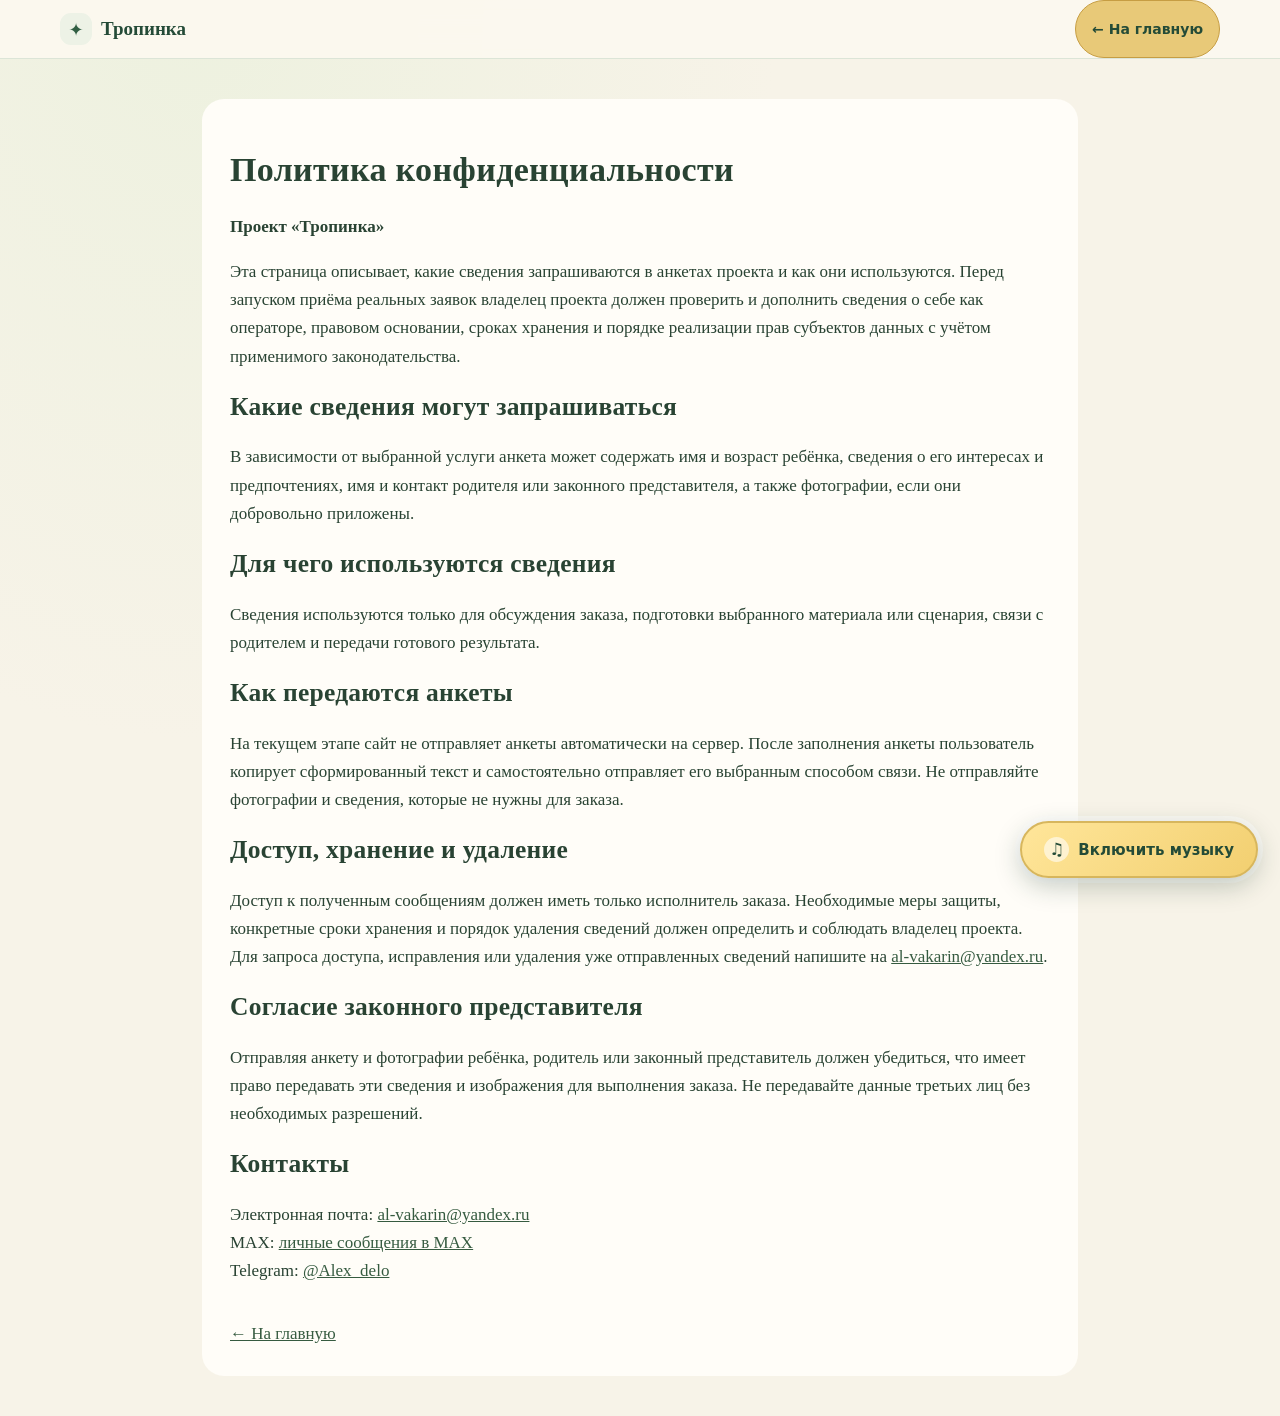
<file: privacy.html>
<!doctype html>
<html lang="ru"><head><meta charset="utf-8"><meta name="viewport" content="width=device-width, initial-scale=1"><meta name="theme-color" content="#f7f2e8"><title>Политика конфиденциальности | Тропинка</title><link rel="icon" href="favicon.svg" type="image/svg+xml"><style>body{margin:0;background:#f7f2e8;color:#28352c;font:17px/1.65 system-ui,sans-serif}.wrap{max-width:820px;margin:40px auto;padding:28px;background:#fffdf8;border-radius:22px}a{color:#426b50}h1,h2{line-height:1.2}li{margin:.45em 0}.back{display:inline-block;margin-top:18px}</style><style id="tropinka-unified-pages">/* Единый стиль «Тропинки»: лесная сказка, тёплая бумага и мягкое золото */
:root{--tp-ink:#294333;--tp-green:#557b55;--tp-green-dark:#365b40;--tp-cream:#f7f3e8;--tp-paper:#fffdf7;--tp-gold:#d7ad58;--tp-line:#d9dfcf;--tp-muted:#687667}
html{background:var(--tp-cream)}
body{background:radial-gradient(ellipse at 15% 0%,#edf1df 0,transparent 38%),var(--tp-cream)!important;color:var(--tp-ink)!important;font-family:Georgia,'Times New Roman',serif!important}
h1,h2,h3,h4{color:var(--tp-ink)!important;letter-spacing:.01em}
p,li,label,small{color:inherit}
a{color:var(--tp-green-dark)}
#skz,#bd,#wk,#smp,#ob{color:var(--tp-ink)!important}
#skz .skz-card,#bd .bd-card,#wk .wk-card,#smp .smp-book,#ob .ob-card{background:var(--tp-paper)!important;border:1px solid var(--tp-line)!important;border-radius:26px!important;box-shadow:0 16px 42px rgba(48,75,48,.10)!important;overflow:hidden}
#skz .skz-sky,#bd .bd-sky,#wk .wk-sky,#smp .smp-sky,#ob .ob-sky{background:linear-gradient(125deg,#365b40,#66865c)!important;color:#fff!important;border-bottom:3px solid var(--tp-gold)!important}
#skz .skz-sky *,#bd .bd-sky *,#wk .wk-sky *,#smp .smp-sky *,#ob .ob-sky *{color:#fff!important}
#skz button,#bd button,#wk button,#smp button,#ob button{background:var(--tp-green)!important;color:#fff!important;border:1px solid var(--tp-green-dark)!important;border-radius:999px!important;box-shadow:0 4px 12px rgba(54,91,64,.13)}
#skz button:hover,#bd button:hover,#wk button:hover,#smp button:hover,#ob button:hover{background:var(--tp-green-dark)!important}
#skz button.ghost,#bd button.ghost,#wk button.ghost{background:#f2f4e9!important;color:var(--tp-green-dark)!important;border:1px solid var(--tp-line)!important}
#skz input,#skz textarea,#skz select,#bd input,#bd textarea,#bd select,#wk input,#wk textarea,#wk select{background:#fffefb!important;color:var(--tp-ink)!important;border:1px solid #cbd6c5!important;border-radius:12px!important}
#skz input:focus,#skz textarea:focus,#skz select:focus,#bd input:focus,#bd textarea:focus,#bd select:focus,#wk input:focus,#wk textarea:focus,#wk select:focus{outline:2px solid #a8bf9b!important;outline-offset:1px}
#skz .skz-chapter,#bd .bd-chapter,#wk .wk-chapter,#smp .smp-page,#ob .ob-invite{background:#fffef9!important;border-color:var(--tp-line)!important}
#skz .skz-field,#bd .bd-field,#wk .wk-field{background:#f8f8f0!important;border-color:var(--tp-line)!important}
#smp .smp-page,#ob .ob-scroll{color:var(--tp-ink)!important}
#smp .smp-note,#ob .ob-note{color:var(--tp-muted)!important}
#smp .smp-tag,#ob .ob-tag{background:#edf2e5!important;color:var(--tp-green-dark)!important;border:1px solid var(--tp-line)!important}
#ob table{border-color:var(--tp-line)!important}#ob th{background:#edf2e5!important;color:var(--tp-ink)!important}
@media(max-width:640px){#skz .skz-card,#bd .bd-card,#wk .wk-card,#smp .smp-book,#ob .ob-card{border-radius:18px!important}#skz .skz-body,#bd .bd-body,#wk .wk-body,#smp .smp-body{padding:18px!important}}
</style><style id="tp-page-navigation">
.tp-pagebar{position:sticky;top:0;z-index:1000;background:rgba(251,248,239,.97);backdrop-filter:blur(12px);border-bottom:1px solid #dce5d7}
.tp-pagebar-inner{width:min(1160px,calc(100% - 28px));min-height:58px;margin:0 auto;display:flex;align-items:center;justify-content:space-between;gap:12px}
.tp-pagebar-brand{display:inline-flex;align-items:center;gap:9px;color:#244b37;text-decoration:none;font:700 19px Georgia,"Times New Roman",serif}
.tp-pagebar-mark{display:grid;place-items:center;width:32px;height:32px;border-radius:11px;background:#edf2e6;color:#315f43;font:700 18px system-ui}
.tp-pagebar-home{display:inline-flex;align-items:center;justify-content:center;min-height:40px;padding:8px 16px;border:1px solid #c69d43;border-radius:999px;background:#e8c978;color:#244b37;text-decoration:none;font:800 14px/1.2 "Trebuchet MS","Segoe UI",system-ui,sans-serif}
.tp-pagebar-home:hover{background:#f1d995}
@media(max-width:480px){.tp-pagebar-inner{min-height:54px}.tp-pagebar-brand{font-size:17px}.tp-pagebar-home{min-height:38px;padding:7px 12px;font-size:13px}}
</style>
  <link rel="stylesheet" href="assets/tropinka-clouds.css?v=20261104-3">
</head><body>
<div class="tp-pagebar"><div class="tp-pagebar-inner"><a class="tp-pagebar-brand" href="index.html"><span class="tp-pagebar-mark" aria-hidden="true">✦</span>Тропинка</a><a class="tp-pagebar-home" href="index.html">← На главную</a></div></div><main class="wrap"><h1>Политика конфиденциальности</h1><p><strong>Проект «Тропинка»</strong></p><p>Эта страница описывает, какие сведения запрашиваются в анкетах проекта и как они используются. Перед запуском приёма реальных заявок владелец проекта должен проверить и дополнить сведения о себе как операторе, правовом основании, сроках хранения и порядке реализации прав субъектов данных с учётом применимого законодательства.</p><h2>Какие сведения могут запрашиваться</h2><p>В зависимости от выбранной услуги анкета может содержать имя и возраст ребёнка, сведения о его интересах и предпочтениях, имя и контакт родителя или законного представителя, а также фотографии, если они добровольно приложены.</p><h2>Для чего используются сведения</h2><p>Сведения используются только для обсуждения заказа, подготовки выбранного материала или сценария, связи с родителем и передачи готового результата.</p><h2>Как передаются анкеты</h2><p>На текущем этапе сайт не отправляет анкеты автоматически на сервер. После заполнения анкеты пользователь копирует сформированный текст и самостоятельно отправляет его выбранным способом связи. Не отправляйте фотографии и сведения, которые не нужны для заказа.</p><h2>Доступ, хранение и удаление</h2><p>Доступ к полученным сообщениям должен иметь только исполнитель заказа. Необходимые меры защиты, конкретные сроки хранения и порядок удаления сведений должен определить и соблюдать владелец проекта. Для запроса доступа, исправления или удаления уже отправленных сведений напишите на <a href="mailto:al-vakarin@yandex.ru">al-vakarin@yandex.ru</a>.</p><h2>Согласие законного представителя</h2><p>Отправляя анкету и фотографии ребёнка, родитель или законный представитель должен убедиться, что имеет право передавать эти сведения и изображения для выполнения заказа. Не передавайте данные третьих лиц без необходимых разрешений.</p><h2>Контакты</h2><p>Электронная почта: <a href="mailto:al-vakarin@yandex.ru">al-vakarin@yandex.ru</a><br>MAX: <a href="https://max.ru/u/f9LHodD0cOIHAlvhLJwrfuPTBusHcOWxSZyOVfwWYsinvA21DFJYPw5Mdzc">личные сообщения в MAX</a><br>Telegram: <a href="https://t.me/Alex_delo">@Alex_delo</a></p><a class="back" href="index.html">← На главную</a></main>  <script src="assets/tropinka-ambience.js?v=20261104-3"></script>
</body></html>
</file>
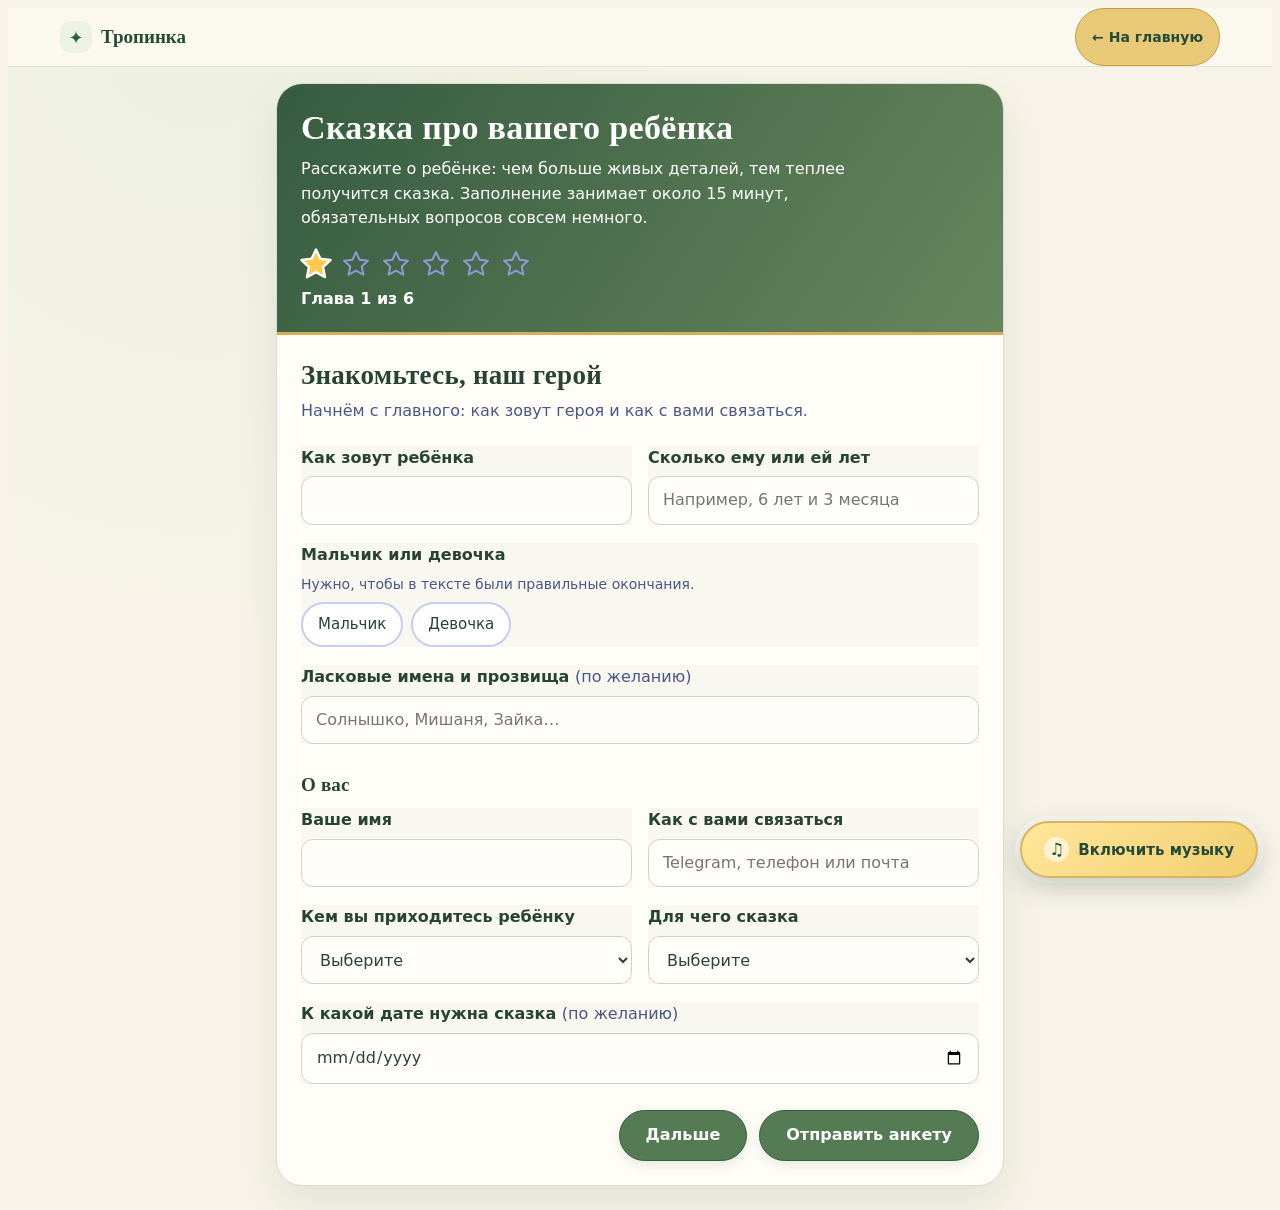
<file: skazka-anketa.html>
<!doctype html>
<html lang="ru">
<head>
  <meta charset="utf-8">
  <meta name="viewport" content="width=device-width, initial-scale=1">
  <meta name="theme-color" content="#f7f2e8">
  <meta name="description" content="Тропинка — сказки, квесты и праздники для детей.">
  <title>Анкета — Сказка про вашего ребёнка | Тропинка</title>
  <link rel="icon" href="favicon.svg" type="image/svg+xml">
<style id="tropinka-unified-pages">/* Единый стиль «Тропинки»: лесная сказка, тёплая бумага и мягкое золото */
:root{--tp-ink:#294333;--tp-green:#557b55;--tp-green-dark:#365b40;--tp-cream:#f7f3e8;--tp-paper:#fffdf7;--tp-gold:#d7ad58;--tp-line:#d9dfcf;--tp-muted:#687667}
html{background:var(--tp-cream)}
body{background:radial-gradient(ellipse at 15% 0%,#edf1df 0,transparent 38%),var(--tp-cream)!important;color:var(--tp-ink)!important;font-family:Georgia,'Times New Roman',serif!important}
h1,h2,h3,h4{color:var(--tp-ink)!important;letter-spacing:.01em}
p,li,label,small{color:inherit}
a{color:var(--tp-green-dark)}
#skz,#bd,#wk,#smp,#ob{color:var(--tp-ink)!important}
#skz .skz-card,#bd .bd-card,#wk .wk-card,#smp .smp-book,#ob .ob-card{background:var(--tp-paper)!important;border:1px solid var(--tp-line)!important;border-radius:26px!important;box-shadow:0 16px 42px rgba(48,75,48,.10)!important;overflow:hidden}
#skz .skz-sky,#bd .bd-sky,#wk .wk-sky,#smp .smp-sky,#ob .ob-sky{background:linear-gradient(125deg,#365b40,#66865c)!important;color:#fff!important;border-bottom:3px solid var(--tp-gold)!important}
#skz .skz-sky *,#bd .bd-sky *,#wk .wk-sky *,#smp .smp-sky *,#ob .ob-sky *{color:#fff!important}
#skz button,#bd button,#wk button,#smp button,#ob button{background:var(--tp-green)!important;color:#fff!important;border:1px solid var(--tp-green-dark)!important;border-radius:999px!important;box-shadow:0 4px 12px rgba(54,91,64,.13)}
#skz button:hover,#bd button:hover,#wk button:hover,#smp button:hover,#ob button:hover{background:var(--tp-green-dark)!important}
#skz button.ghost,#bd button.ghost,#wk button.ghost{background:#f2f4e9!important;color:var(--tp-green-dark)!important;border:1px solid var(--tp-line)!important}
#skz input,#skz textarea,#skz select,#bd input,#bd textarea,#bd select,#wk input,#wk textarea,#wk select{background:#fffefb!important;color:var(--tp-ink)!important;border:1px solid #cbd6c5!important;border-radius:12px!important}
#skz input:focus,#skz textarea:focus,#skz select:focus,#bd input:focus,#bd textarea:focus,#bd select:focus,#wk input:focus,#wk textarea:focus,#wk select:focus{outline:2px solid #a8bf9b!important;outline-offset:1px}
#skz .skz-chapter,#bd .bd-chapter,#wk .wk-chapter,#smp .smp-page,#ob .ob-invite{background:#fffef9!important;border-color:var(--tp-line)!important}
#skz .skz-field,#bd .bd-field,#wk .wk-field{background:#f8f8f0!important;border-color:var(--tp-line)!important}
#smp .smp-page,#ob .ob-scroll{color:var(--tp-ink)!important}
#smp .smp-note,#ob .ob-note{color:var(--tp-muted)!important}
#smp .smp-tag,#ob .ob-tag{background:#edf2e5!important;color:var(--tp-green-dark)!important;border:1px solid var(--tp-line)!important}
#ob table{border-color:var(--tp-line)!important}#ob th{background:#edf2e5!important;color:var(--tp-ink)!important}
@media(max-width:640px){#skz .skz-card,#bd .bd-card,#wk .wk-card,#smp .smp-book,#ob .ob-card{border-radius:18px!important}#skz .skz-body,#bd .bd-body,#wk .wk-body,#smp .smp-body{padding:18px!important}}
</style><style id="tp-page-navigation">
.tp-pagebar{position:sticky;top:0;z-index:1000;background:rgba(251,248,239,.97);backdrop-filter:blur(12px);border-bottom:1px solid #dce5d7}
.tp-pagebar-inner{width:min(1160px,calc(100% - 28px));min-height:58px;margin:0 auto;display:flex;align-items:center;justify-content:space-between;gap:12px}
.tp-pagebar-brand{display:inline-flex;align-items:center;gap:9px;color:#244b37;text-decoration:none;font:700 19px Georgia,"Times New Roman",serif}
.tp-pagebar-mark{display:grid;place-items:center;width:32px;height:32px;border-radius:11px;background:#edf2e6;color:#315f43;font:700 18px system-ui}
.tp-pagebar-home{display:inline-flex;align-items:center;justify-content:center;min-height:40px;padding:8px 16px;border:1px solid #c69d43;border-radius:999px;background:#e8c978;color:#244b37;text-decoration:none;font:800 14px/1.2 "Trebuchet MS","Segoe UI",system-ui,sans-serif}
.tp-pagebar-home:hover{background:#f1d995}
@media(max-width:480px){.tp-pagebar-inner{min-height:54px}.tp-pagebar-brand{font-size:17px}.tp-pagebar-home{min-height:38px;padding:7px 12px;font-size:13px}}
</style>
  <link rel="stylesheet" href="assets/tropinka-clouds.css?v=20261104-3">
</head>
<body>
<div class="tp-pagebar"><div class="tp-pagebar-inner"><a class="tp-pagebar-brand" href="index.html"><span class="tp-pagebar-mark" aria-hidden="true">✦</span>Тропинка</a><a class="tp-pagebar-home" href="index.html">← На главную</a></div></div>
<!--
  ===== Анкета «Сказка про вашего ребёнка» =====
  Как вставить: скопируйте ВЕСЬ этот блок (от <section> до </section>) в нужное место страницы.
  Всё в одном файле: стили и скрипт внутри, внешние библиотеки не нужны.
  Настройки (куда отправлять анкету, контакты, ссылка на политику) — в блоке CONFIG в самом низу, в <script>.
-->
<section id="skz" aria-labelledby="skz-title">
<style>
#skz{
  --ink:#26305E; --ink-soft:#4B5686; --moon:#FFC94A; --moon-deep:#E69F00;
  --mist:#EEF1FF; --line:#C5CEEE; --ok:#1F8A62; --bad:#B8334A;
  font-family:"Nunito","Trebuchet MS","Segoe UI",system-ui,-apple-system,sans-serif;
  color:var(--ink); line-height:1.55; max-width:760px; margin:0 auto; padding:16px;
  box-sizing:border-box; text-align:left;
}
#skz *,#skz *::before,#skz *::after{box-sizing:border-box}
#skz .skz-card{background:#fff;border:2px solid var(--line);border-radius:22px;overflow:hidden}

/* Ночное небо с шестью звёздами: звезда загорается, когда глава пройдена */
#skz .skz-sky{background:var(--ink);color:#fff;padding:24px 24px 20px}
#skz .skz-sky h2{font-family:Georgia,"Times New Roman",serif;font-size:clamp(25px,5.5vw,34px);line-height:1.2;margin:0 0 8px;color:#fff;font-weight:700}
#skz .skz-sky p{margin:0;color:#DCE1FF;font-size:16px;max-width:56ch}
#skz .skz-stars{display:flex;gap:10px;margin:18px 0 8px;padding:0;list-style:none}
#skz .skz-star svg{display:block;width:30px;height:30px;fill:none;stroke:#8E99D6;stroke-width:1.6;stroke-linejoin:round;transition:fill .35s,stroke .35s,transform .35s}
#skz .skz-star.is-done svg{fill:var(--moon);stroke:var(--moon)}
#skz .skz-star.is-now svg{fill:var(--moon);stroke:#fff;transform:scale(1.22)}
#skz .skz-step{margin:0;font-size:15px;font-weight:700;color:#fff}

#skz .skz-body{padding:24px}
#skz .skz-chapter{outline:none}
#skz .skz-chapter[hidden]{display:none}
#skz .skz-chapter h3{font-family:Georgia,"Times New Roman",serif;font-size:clamp(22px,4.5vw,27px);line-height:1.25;margin:0 0 6px;color:var(--ink);outline:none}
#skz .skz-lead{margin:0 0 22px;color:var(--ink-soft);font-size:16px;max-width:60ch}
#skz .skz-sub{font-family:Georgia,"Times New Roman",serif;font-size:19px;margin:26px 0 8px;color:var(--ink)}

#skz .skz-field{display:block;margin:0 0 18px}
#skz .skz-label{display:block;font-weight:700;margin:0 0 6px;font-size:16px}
#skz .skz-opt{font-weight:400;color:var(--ink-soft)}
#skz .skz-hint{display:block;margin:0 0 6px;font-size:14px;color:var(--ink-soft)}
#skz .skz-err{display:block;margin-top:6px;font-size:14px;font-weight:700;color:var(--bad)}
#skz .skz-err:empty{display:none}
#skz input[type=text],#skz input[type=date],#skz select,#skz textarea{
  display:block;width:100%;font:inherit;font-size:16px;color:var(--ink);background:#fff;
  border:2px solid var(--line);border-radius:12px;padding:11px 14px;min-height:48px;
}
#skz textarea{resize:vertical;min-height:92px}
#skz input:focus-visible,#skz select:focus-visible,#skz textarea:focus-visible,
#skz button:focus-visible,#skz a:focus-visible{outline:3px solid var(--moon-deep);outline-offset:2px;border-color:var(--ink)}
#skz [aria-invalid=true]{border-color:var(--bad)}
#skz .skz-grid{display:grid;gap:0 16px}
@media (min-width:600px){#skz .skz-grid-2{grid-template-columns:1fr 1fr}}

/* Выбор «таблетками» */
#skz .skz-chips{display:flex;flex-wrap:wrap;gap:8px}
#skz .skz-chips label{position:relative;display:inline-block}
#skz .skz-chips input{position:absolute;inset:0;width:100%;height:100%;margin:0;opacity:0;cursor:pointer}
#skz .skz-chips span{display:inline-block;padding:9px 15px;border:2px solid var(--line);border-radius:999px;background:#fff;font-size:15px}
#skz .skz-chips input:checked + span{background:var(--moon);border-color:var(--moon-deep);font-weight:700}
#skz .skz-chips input:checked + span::before{content:"✓ "}
#skz .skz-chips input:focus-visible + span{outline:3px solid var(--ink);outline-offset:2px}

/* Фото */
#skz .skz-sr{position:absolute;width:1px;height:1px;overflow:hidden;clip:rect(0 0 0 0);white-space:nowrap}
#skz .skz-drop{display:block;border:2px dashed var(--ink-soft);border-radius:16px;padding:22px 16px;text-align:center;background:var(--mist);cursor:pointer;font-weight:700}
#skz .skz-drop small{display:block;font-weight:400;color:var(--ink-soft);margin-top:4px;font-size:14px}
#skz .skz-drop:focus-within{outline:3px solid var(--moon-deep);outline-offset:2px}
#skz .skz-thumbs{display:flex;flex-wrap:wrap;gap:10px;margin-top:12px}
#skz .skz-thumb{position:relative;width:92px;height:92px}
#skz .skz-thumb img{width:100%;height:100%;object-fit:cover;border-radius:12px;border:2px solid var(--line);display:block}
#skz .skz-thumb button{position:absolute;top:-8px;right:-8px;width:28px;height:28px;border-radius:50%;border:2px solid var(--ink);background:#fff;color:var(--ink);font:inherit;font-weight:800;line-height:1;cursor:pointer;padding:0}

/* Списки людей, друзей, питомцев */
#skz .skz-row{border:2px dashed var(--line);border-radius:16px;padding:14px 14px 4px;margin:0 0 12px;background:var(--mist)}
#skz .skz-row .skz-field{margin-bottom:12px}
#skz .skz-row-foot{display:flex;justify-content:flex-end;margin:-4px 0 8px}

#skz .skz-btn{font:inherit;font-weight:800;font-size:16px;min-height:48px;padding:12px 26px;border-radius:999px;border:2px solid var(--ink);background:var(--moon);color:var(--ink);cursor:pointer;text-decoration:none;display:inline-flex;align-items:center;justify-content:center}
#skz .skz-btn:hover{background:#FFD978}
#skz .skz-btn[disabled]{opacity:.6;cursor:wait}
#skz .skz-btn-ghost{background:#fff}
#skz .skz-btn-ghost:hover{background:var(--mist)}
#skz .skz-btn-small{min-height:40px;padding:8px 18px;font-size:15px}
#skz .skz-link{font:inherit;font-size:15px;background:none;border:none;color:var(--ink-soft);text-decoration:underline;cursor:pointer;padding:6px}
#skz .skz-nav{display:flex;justify-content:space-between;gap:12px;margin-top:26px;flex-wrap:wrap}
#skz .skz-nav .skz-spacer{flex:1}
#skz .skz-consent{display:flex;gap:12px;align-items:flex-start;font-size:15px}
#skz .skz-consent input{width:24px;height:24px;margin:2px 0 0;flex:none;accent-color:var(--ink)}
#skz .skz-consent a{color:var(--ink);font-weight:700}
#skz .skz-done h3{font-family:Georgia,"Times New Roman",serif;font-size:26px;margin:0 0 8px;outline:none}
#skz .skz-done textarea{min-height:200px;font-size:14px}
#skz .skz-actions{display:flex;flex-wrap:wrap;gap:10px;margin:14px 0}
#skz .skz-note{background:var(--mist);border-radius:14px;padding:12px 16px;margin:0 0 16px;font-size:15px}
#skz .skz-ok{color:var(--ok);font-weight:700}
@media (prefers-reduced-motion:reduce){#skz *{transition:none!important}}
</style>

<noscript>Для заполнения анкеты нужен включённый JavaScript. Или напишите нам, и мы пришлём анкету в сообщении.</noscript>

<div class="skz-card">
  <div class="skz-sky">
    <h2 id="skz-title">Сказка про вашего ребёнка</h2>
    <p>Расскажите о ребёнке: чем больше живых деталей, тем теплее получится сказка. Заполнение занимает около 15 минут, обязательных вопросов совсем немного.</p>
    <ol class="skz-stars" aria-hidden="true">
      <li class="skz-star"><svg viewBox="0 0 24 24"><path d="M12 2.5l2.9 6.1 6.6.8-4.9 4.6 1.3 6.6L12 17.3 6.1 20.6l1.3-6.6L2.5 9.4l6.6-.8z"/></svg></li>
      <li class="skz-star"><svg viewBox="0 0 24 24"><path d="M12 2.5l2.9 6.1 6.6.8-4.9 4.6 1.3 6.6L12 17.3 6.1 20.6l1.3-6.6L2.5 9.4l6.6-.8z"/></svg></li>
      <li class="skz-star"><svg viewBox="0 0 24 24"><path d="M12 2.5l2.9 6.1 6.6.8-4.9 4.6 1.3 6.6L12 17.3 6.1 20.6l1.3-6.6L2.5 9.4l6.6-.8z"/></svg></li>
      <li class="skz-star"><svg viewBox="0 0 24 24"><path d="M12 2.5l2.9 6.1 6.6.8-4.9 4.6 1.3 6.6L12 17.3 6.1 20.6l1.3-6.6L2.5 9.4l6.6-.8z"/></svg></li>
      <li class="skz-star"><svg viewBox="0 0 24 24"><path d="M12 2.5l2.9 6.1 6.6.8-4.9 4.6 1.3 6.6L12 17.3 6.1 20.6l1.3-6.6L2.5 9.4l6.6-.8z"/></svg></li>
      <li class="skz-star"><svg viewBox="0 0 24 24"><path d="M12 2.5l2.9 6.1 6.6.8-4.9 4.6 1.3 6.6L12 17.3 6.1 20.6l1.3-6.6L2.5 9.4l6.6-.8z"/></svg></li>
    </ol>
    <p class="skz-step" id="skz-step" aria-live="polite">Глава 1 из 6</p>
  </div>

  <div class="skz-body">
    <form id="skz-form" novalidate>

      <!-- ГЛАВА 1 -->
      <div class="skz-chapter" data-title="Знакомьтесь, наш герой" tabindex="-1">
        <h3 tabindex="-1">Знакомьтесь, наш герой</h3>
        <p class="skz-lead">Начнём с главного: как зовут героя и как с вами связаться.</p>

        <div class="skz-grid skz-grid-2">
          <div class="skz-field" data-required="child_name" data-msg="Напишите имя ребёнка">
            <label class="skz-label" for="skz-child_name">Как зовут ребёнка</label>
            <input id="skz-child_name" name="child_name" type="text" autocomplete="off">
            <span class="skz-err" role="alert"></span>
          </div>
          <div class="skz-field" data-required="child_age" data-msg="Напишите возраст ребёнка">
            <label class="skz-label" for="skz-child_age">Сколько ему или ей лет</label>
            <input id="skz-child_age" name="child_age" type="text" autocomplete="off" placeholder="Например, 6 лет и 3 месяца">
            <span class="skz-err" role="alert"></span>
          </div>
        </div>

        <div class="skz-field" data-required="gender" data-msg="Выберите: мальчик или девочка">
          <span class="skz-label" id="skz-gender-l">Мальчик или девочка</span>
          <span class="skz-hint">Нужно, чтобы в тексте были правильные окончания.</span>
          <div class="skz-chips" role="radiogroup" aria-labelledby="skz-gender-l">
            <label><input type="radio" name="gender" value="Мальчик"><span>Мальчик</span></label>
            <label><input type="radio" name="gender" value="Девочка"><span>Девочка</span></label>
          </div>
          <span class="skz-err" role="alert"></span>
        </div>

        <div class="skz-field">
          <label class="skz-label" for="skz-nicknames">Ласковые имена и прозвища <span class="skz-opt">(по желанию)</span></label>
          <input id="skz-nicknames" name="nicknames" type="text" autocomplete="off" placeholder="Солнышко, Мишаня, Зайка…">
        </div>

        <h4 class="skz-sub">О вас</h4>
        <div class="skz-grid skz-grid-2">
          <div class="skz-field" data-required="parent_name" data-msg="Напишите, как к вам обращаться">
            <label class="skz-label" for="skz-parent_name">Ваше имя</label>
            <input id="skz-parent_name" name="parent_name" type="text" autocomplete="name">
            <span class="skz-err" role="alert"></span>
          </div>
          <div class="skz-field" data-required="contact" data-msg="Оставьте Telegram, телефон или почту">
            <label class="skz-label" for="skz-contact">Как с вами связаться</label>
            <input id="skz-contact" name="contact" type="text" autocomplete="off" placeholder="Telegram, телефон или почта">
            <span class="skz-err" role="alert"></span>
          </div>
        </div>
        <div class="skz-grid skz-grid-2">
          <div class="skz-field">
            <label class="skz-label" for="skz-who">Кем вы приходитесь ребёнку</label>
            <select id="skz-who" name="who">
              <option value="">Выберите</option>
              <option>Мама</option><option>Папа</option><option>Бабушка</option><option>Дедушка</option>
              <option>Другой родственник</option><option>Друг семьи</option>
            </select>
          </div>
          <div class="skz-field">
            <label class="skz-label" for="skz-occasion">Для чего сказка</label>
            <select id="skz-occasion" name="occasion">
              <option value="">Выберите</option>
              <option>Подарок на день рождения</option><option>Подарок на Новый год</option>
              <option>Чтобы читать на ночь</option><option>Помочь с важным событием</option><option>Просто так</option>
            </select>
          </div>
        </div>
        <div class="skz-field">
          <label class="skz-label" for="skz-deadline">К какой дате нужна сказка <span class="skz-opt">(по желанию)</span></label>
          <input id="skz-deadline" name="deadline" type="date">
        </div>
      </div>

      <!-- ГЛАВА 2 -->
      <div class="skz-chapter" data-title="Внешность и характер" tabindex="-1" hidden>
        <h3 tabindex="-1">Внешность и характер</h3>
        <p class="skz-lead">По этим ответам мы опишем героя так, чтобы ребёнок узнал себя.</p>

        <div class="skz-field">
          <span class="skz-label" id="skz-photo-l">Фото ребёнка <span class="skz-opt">(очень желательно, до 3 штук)</span></span>
          <label class="skz-drop" for="skz-photos">
            Выбрать фото
            <small>Лучше такие, где хорошо видно лицо и одежда. Формат JPG или PNG, до 8 МБ каждое.</small>
          </label>
          <input class="skz-sr" id="skz-photos" type="file" accept="image/*" multiple aria-describedby="skz-photo-err">
          <div class="skz-thumbs" id="skz-thumbs"></div>
          <span class="skz-err" id="skz-photo-err" role="alert"></span>
        </div>

        <div class="skz-field">
          <label class="skz-label" for="skz-look">Как он или она выглядит</label>
          <span class="skz-hint">Цвет волос и глаз, причёска, веснушки, ямочки, в чём любит ходить.</span>
          <textarea id="skz-look" name="look" rows="3"></textarea>
        </div>

        <div class="skz-field">
          <span class="skz-label" id="skz-traits-l">Какой у ребёнка характер <span class="skz-opt">(отметьте подходящее)</span></span>
          <div class="skz-chips" role="group" aria-labelledby="skz-traits-l">
            <label><input type="checkbox" name="traits" value="добрый"><span>добрый</span></label>
            <label><input type="checkbox" name="traits" value="смелый"><span>смелый</span></label>
            <label><input type="checkbox" name="traits" value="застенчивый"><span>застенчивый</span></label>
            <label><input type="checkbox" name="traits" value="любопытный"><span>любопытный</span></label>
            <label><input type="checkbox" name="traits" value="весёлый"><span>весёлый</span></label>
            <label><input type="checkbox" name="traits" value="упрямый"><span>упрямый</span></label>
            <label><input type="checkbox" name="traits" value="заботливый"><span>заботливый</span></label>
            <label><input type="checkbox" name="traits" value="мечтательный"><span>мечтательный</span></label>
            <label><input type="checkbox" name="traits" value="непоседа"><span>непоседа</span></label>
            <label><input type="checkbox" name="traits" value="спокойный"><span>спокойный</span></label>
            <label><input type="checkbox" name="traits" value="творческий"><span>творческий</span></label>
            <label><input type="checkbox" name="traits" value="самостоятельный"><span>самостоятельный</span></label>
          </div>
        </div>

        <div class="skz-field">
          <label class="skz-label" for="skz-proud">Что у него или у неё получается лучше всего</label>
          <textarea id="skz-proud" name="proud" rows="3" placeholder="Чем гордится, что умеет, за что хвалят"></textarea>
        </div>

        <div class="skz-field">
          <label class="skz-label" for="skz-fears">Чего боится или что даётся трудно <span class="skz-opt">(по желанию)</span></label>
          <span class="skz-hint">Пишите только то, чем готовы поделиться. Диагнозы и медицинские подробности не нужны.</span>
          <textarea id="skz-fears" name="fears" rows="3"></textarea>
        </div>
      </div>

      <!-- ГЛАВА 3 -->
      <div class="skz-chapter" data-title="Как всё начиналось" tabindex="-1" hidden>
        <h3 tabindex="-1">Как всё начиналось</h3>
        <p class="skz-lead">Истории из прошлого делают сказку по-настоящему личной. Достаточно одной-двух.</p>

        <div class="skz-field">
          <label class="skz-label" for="skz-early">Яркие и смешные моменты из раннего детства</label>
          <span class="skz-hint">Первые слова и шаги, забавные фразы, неожиданные поступки.</span>
          <textarea id="skz-early" name="early" rows="4"></textarea>
        </div>
        <div class="skz-field">
          <label class="skz-label" for="skz-toy">Любимая игрушка, одеяло или мультик, когда был совсем маленьким</label>
          <textarea id="skz-toy" name="toy" rows="2"></textarea>
        </div>
        <div class="skz-field">
          <label class="skz-label" for="skz-family_story">Семейная история или традиция, которую ребёнок любит вспоминать</label>
          <textarea id="skz-family_story" name="family_story" rows="3" placeholder="Например, как ездили на море или как пекли первый торт"></textarea>
        </div>
        <div class="skz-field">
          <label class="skz-label" for="skz-grew">Чему ребёнок научился за последний год</label>
          <textarea id="skz-grew" name="grew" rows="3"></textarea>
        </div>
      </div>

      <!-- ГЛАВА 4 -->
      <div class="skz-chapter" data-title="Какой он сейчас" tabindex="-1" hidden>
        <h3 tabindex="-1">Какой он сейчас</h3>
        <p class="skz-lead">Любимое, привычное и обычный день героя.</p>

        <div class="skz-field">
          <label class="skz-label" for="skz-hobbies">Любимые занятия и игры</label>
          <textarea id="skz-hobbies" name="hobbies" rows="3"></textarea>
        </div>
        <div class="skz-field">
          <label class="skz-label" for="skz-fav_media">Любимые книги, мультики и герои</label>
          <textarea id="skz-fav_media" name="fav_media" rows="2"></textarea>
        </div>
        <div class="skz-field">
          <label class="skz-label" for="skz-food">Любимая еда и вкусняшки</label>
          <input id="skz-food" name="food" type="text" autocomplete="off">
        </div>
        <div class="skz-field">
          <label class="skz-label" for="skz-day">Обычный день: утро, вечер, ритуал перед сном</label>
          <textarea id="skz-day" name="day" rows="4"></textarea>
        </div>

        <h4 class="skz-sub">Садик, школа и кружки</h4>
        <div class="skz-field">
          <label class="skz-label" for="skz-school">Где учится или ходит, что там нравится</label>
          <span class="skz-hint">Садик или школа, группа или класс, любимые занятия, воспитатель или учитель.</span>
          <textarea id="skz-school" name="school" rows="3"></textarea>
        </div>
        <div class="skz-field">
          <label class="skz-label" for="skz-clubs">Кружки и секции <span class="skz-opt">(по желанию)</span></label>
          <input id="skz-clubs" name="clubs" type="text" autocomplete="off">
        </div>
        <div class="skz-field">
          <label class="skz-label" for="skz-phrases">Любимые словечки, фразы и смешные привычки</label>
          <textarea id="skz-phrases" name="phrases" rows="2"></textarea>
        </div>
      </div>

      <!-- ГЛАВА 5 -->
      <div class="skz-chapter" data-title="Кто рядом и где живёт герой" tabindex="-1" hidden>
        <h3 tabindex="-1">Кто рядом и где живёт герой</h3>
        <p class="skz-lead">Родные, друзья, питомцы и места, которые ребёнок любит. Все они могут стать героями сказки.</p>

        <h4 class="skz-sub">Родные и близкие</h4>
        <div id="skz-list-relatives"></div>
        <button type="button" class="skz-btn skz-btn-ghost skz-btn-small" data-add="relatives">Добавить человека</button>

        <h4 class="skz-sub">Друзья</h4>
        <div id="skz-list-friends"></div>
        <button type="button" class="skz-btn skz-btn-ghost skz-btn-small" data-add="friends">Добавить друга</button>

        <h4 class="skz-sub">Питомцы</h4>
        <div id="skz-list-pets"></div>
        <button type="button" class="skz-btn skz-btn-ghost skz-btn-small" data-add="pets">Добавить питомца</button>

        <h4 class="skz-sub">Дом и любимые места</h4>
        <div class="skz-field">
          <label class="skz-label" for="skz-home">Где живёт ребёнок</label>
          <span class="skz-hint">Квартира, дом, дача, двор, город или посёлок.</span>
          <textarea id="skz-home" name="home" rows="2"></textarea>
        </div>
        <div class="skz-field">
          <label class="skz-label" for="skz-corner">Любимое место дома или во дворе, секретный уголок</label>
          <textarea id="skz-corner" name="corner" rows="2"></textarea>
        </div>
        <div class="skz-field">
          <label class="skz-label" for="skz-places">Места, куда ребёнок любит ездить или ходить</label>
          <textarea id="skz-places" name="places" rows="2"></textarea>
        </div>
      </div>

      <!-- ГЛАВА 6 -->
      <div class="skz-chapter" data-title="Мечты и главная мысль сказки" tabindex="-1" hidden>
        <h3 tabindex="-1">Мечты и главная мысль сказки</h3>
        <p class="skz-lead">О чём мечтает герой и что вы хотите сказать ему этой сказкой.</p>

        <div class="skz-field">
          <label class="skz-label" for="skz-dreams">О чём мечтает ребёнок</label>
          <span class="skz-hint">Кем хочет стать, куда поехать, что увидеть, придумать или завести.</span>
          <textarea id="skz-dreams" name="dreams" rows="3"></textarea>
        </div>
        <div class="skz-field">
          <label class="skz-label" for="skz-future">Каким вы видите его или её в будущем</label>
          <textarea id="skz-future" name="future" rows="3" placeholder="Что хотите пожелать"></textarea>
        </div>

        <div class="skz-field">
          <label class="skz-label" for="skz-world">В каком мире пройдёт сказка</label>
          <select id="skz-world" name="world">
            <option value="">На ваше усмотрение</option>
            <option>Волшебный лес</option><option>Космос</option><option>Море и подводный мир</option>
            <option>Страна динозавров</option><option>Замок и рыцари</option><option>Город супергероев</option>
            <option>Мир зверей</option><option>Обычный двор, где случается чудо</option>
          </select>
        </div>

        <div class="skz-field">
          <span class="skz-label" id="skz-lessons-l">Чему должна научить сказка <span class="skz-opt">(отметьте подходящее)</span></span>
          <div class="skz-chips" role="group" aria-labelledby="skz-lessons-l">
            <label><input type="checkbox" name="lessons" value="смелость"><span>смелость</span></label>
            <label><input type="checkbox" name="lessons" value="доброта"><span>доброта</span></label>
            <label><input type="checkbox" name="lessons" value="дружба"><span>дружба</span></label>
            <label><input type="checkbox" name="lessons" value="самостоятельность"><span>самостоятельность</span></label>
            <label><input type="checkbox" name="lessons" value="терпение"><span>терпение</span></label>
            <label><input type="checkbox" name="lessons" value="бережное отношение к вещам и природе"><span>бережность</span></label>
            <label><input type="checkbox" name="lessons" value="не бояться темноты"><span>не бояться темноты</span></label>
            <label><input type="checkbox" name="lessons" value="радость от садика или школы"><span>радость от садика или школы</span></label>
            <label><input type="checkbox" name="lessons" value="мириться и делиться"><span>мириться и делиться</span></label>
          </div>
        </div>

        <div class="skz-field">
          <label class="skz-label" for="skz-situation">Ситуация, которую хочется мягко проработать <span class="skz-opt">(по желанию)</span></label>
          <span class="skz-hint">Например: первый день в садике, поход к врачу, новый братик или сестрёнка.</span>
          <textarea id="skz-situation" name="situation" rows="3"></textarea>
        </div>

        <div class="skz-field">
          <label class="skz-label" for="skz-avoid">Чего в сказке быть не должно</label>
          <span class="skz-hint">Страшные сцены, определённые персонажи, темы.</span>
          <textarea id="skz-avoid" name="avoid" rows="2"></textarea>
        </div>

        <div class="skz-grid skz-grid-2">
          <div class="skz-field">
            <label class="skz-label" for="skz-length">Какой объём</label>
            <select id="skz-length" name="length">
              <option value="">Выберите</option>
              <option>Короткая на ночь, 5–6 страниц</option>
              <option>Обычная, 8–12 страниц</option>
            </select>
          </div>
          <div class="skz-field">
            <label class="skz-label" for="skz-reader">Кто будет читать</label>
            <select id="skz-reader" name="reader">
              <option value="">Выберите</option>
              <option>Родители вслух</option>
              <option>Ребёнок сам</option>
              <option>По-разному</option>
            </select>
          </div>
        </div>

        <div class="skz-field">
          <label class="skz-label" for="skz-more">Что ещё важно рассказать <span class="skz-opt">(по желанию)</span></label>
          <textarea id="skz-more" name="more" rows="3"></textarea>
        </div>

        <div class="skz-field" data-required="consent" data-msg="Чтобы отправить анкету, поставьте отметку согласия">
          <label class="skz-consent">
            <input type="checkbox" name="consent" value="yes">
            <span>Я родитель или законный представитель ребёнка. Я согласен(на) на обработку данных ребёнка и фотографий для создания сказки. <a href="privacy.html" id="skz-privacy" target="_blank" rel="noopener">Политика конфиденциальности</a></span>
          </label>
          <span class="skz-err" role="alert"></span>
        </div>
      </div>

      <div class="skz-nav">
        <button type="button" class="skz-btn skz-btn-ghost" id="skz-back">Назад</button>
        <span class="skz-spacer"></span>
        <button type="button" class="skz-btn" id="skz-next">Дальше</button>
        <button type="submit" class="skz-btn" id="skz-send" hidden>Отправить анкету</button>
      </div>
      <p class="skz-err" id="skz-send-err" role="alert"></p>
    </form>

    <div class="skz-done" id="skz-done" hidden></div>
  </div>
</div>

<script>
(function () {
  "use strict";

  /* ===== НАСТРОЙКИ: меняйте только здесь ===== */
  var CONFIG = {
    // Адрес, куда отправлять анкету (POST, multipart/form-data: поля summary, answers, photos).
    // Если оставить пустым, включится запасной вариант: родитель копирует анкету и отправляет её через MAX, Telegram или почту.
    submitUrl: "",
    telegram: "Alex_delo",          // ник в Telegram без @
    max: "https://max.ru/u/f9LHodD0cOIHAlvhLJwrfuPTBusHcOWxSZyOVfwWYsinvA21DFJYPw5Mdzc", // личные сообщения в MAX
    email: "al-vakarin@yandex.ru",  // почта для запасного варианта
    privacyUrl: "privacy.html",                // ссылка на политику конфиденциальности
    maxPhotos: 3,
    maxPhotoMb: 8
  };
  /* ========================================== */

  var root = document.getElementById("skz");
  var form = root.querySelector("#skz-form");
  var chapters = [].slice.call(root.querySelectorAll(".skz-chapter"));
  var stars = [].slice.call(root.querySelectorAll(".skz-star"));
  var stepEl = root.querySelector("#skz-step");
  var btnBack = root.querySelector("#skz-back");
  var btnNext = root.querySelector("#skz-next");
  var btnSend = root.querySelector("#skz-send");
  var sendErr = root.querySelector("#skz-send-err");
  var doneEl = root.querySelector("#skz-done");
  var photoInput = root.querySelector("#skz-photos");
  var thumbs = root.querySelector("#skz-thumbs");
  var photoErr = root.querySelector("#skz-photo-err");
  var current = 0;
  var photos = [];
  var reduceMotion = window.matchMedia && window.matchMedia("(prefers-reduced-motion: reduce)").matches;

  root.querySelector("#skz-privacy").setAttribute("href", CONFIG.privacyUrl);

  /* ---------- главы ---------- */
  function show(n, focusHeading) {
    current = n;
    chapters.forEach(function (c, i) { c.hidden = i !== n; });
    stars.forEach(function (s, i) {
      s.className = "skz-star" + (i < n ? " is-done" : "") + (i === n ? " is-now" : "");
    });
    stepEl.textContent = "Глава " + (n + 1) + " из " + chapters.length;
    btnBack.style.visibility = n === 0 ? "hidden" : "visible";
    btnNext.hidden = n === chapters.length - 1;
    btnSend.hidden = n !== chapters.length - 1;
    sendErr.textContent = "";
    root.scrollIntoView({ behavior: reduceMotion ? "auto" : "smooth", block: "start" });
    if (focusHeading) {
      var h = chapters[n].querySelector("h3");
      if (h) { h.focus({ preventScroll: true }); }
    }
  }

  /* ---------- проверка обязательных полей ---------- */
  function fieldOk(f) {
    var name = f.getAttribute("data-required");
    var els = f.querySelectorAll('[name="' + name + '"]');
    var ok = false, i;
    for (i = 0; i < els.length; i++) {
      if (els[i].type === "radio" || els[i].type === "checkbox") { if (els[i].checked) { ok = true; } }
      else if (els[i].value.replace(/\s+/g, "")) { ok = true; }
    }
    var err = f.querySelector(".skz-err");
    err.textContent = ok ? "" : f.getAttribute("data-msg");
    if (els[0]) { els[0].setAttribute("aria-invalid", ok ? "false" : "true"); }
    return ok;
  }

  function chapterOk(i) {
    var fields = chapters[i].querySelectorAll("[data-required]");
    var firstBad = null, k;
    for (k = 0; k < fields.length; k++) {
      if (!fieldOk(fields[k]) && !firstBad) { firstBad = fields[k]; }
    }
    if (firstBad) {
      var el = firstBad.querySelector("input, select, textarea");
      if (el) { el.focus(); }
      return false;
    }
    return true;
  }

  form.addEventListener("input", function (e) {
    var f = e.target.closest && e.target.closest("[data-required]");
    if (f && f.querySelector(".skz-err").textContent) { fieldOk(f); }
  });
  form.addEventListener("change", function (e) {
    var f = e.target.closest && e.target.closest("[data-required]");
    if (f && f.querySelector(".skz-err").textContent) { fieldOk(f); }
  });
  form.addEventListener("keydown", function (e) {
    if (e.key === "Enter" && e.target.tagName === "INPUT" && e.target.type !== "checkbox") { e.preventDefault(); }
  });

  btnNext.addEventListener("click", function () {
    if (chapterOk(current)) { show(current + 1, true); }
  });
  btnBack.addEventListener("click", function () { show(current - 1, true); });

  /* ---------- фото ---------- */
  function renderThumbs() {
    thumbs.innerHTML = "";
    photos.forEach(function (p, i) {
      var box = document.createElement("div");
      box.className = "skz-thumb";
      var img = document.createElement("img");
      img.src = p.url;
      img.alt = "Фото " + (i + 1);
      var x = document.createElement("button");
      x.type = "button";
      x.textContent = "×";
      x.setAttribute("aria-label", "Убрать фото " + (i + 1));
      x.addEventListener("click", function () {
        URL.revokeObjectURL(p.url);
        photos.splice(i, 1);
        renderThumbs();
      });
      box.appendChild(img);
      box.appendChild(x);
      thumbs.appendChild(box);
    });
  }

  photoInput.addEventListener("change", function () {
    var msgs = [];
    [].slice.call(photoInput.files).forEach(function (f) {
      if (photos.length >= CONFIG.maxPhotos) {
        if (msgs.indexOf("Можно добавить не больше " + CONFIG.maxPhotos + " фото.") < 0) { msgs.push("Можно добавить не больше " + CONFIG.maxPhotos + " фото."); }
        return;
      }
      if (!/^image\//.test(f.type)) { msgs.push("Файл «" + f.name + "» не похож на фото."); return; }
      if (f.size > CONFIG.maxPhotoMb * 1024 * 1024) { msgs.push("Фото «" + f.name + "» больше " + CONFIG.maxPhotoMb + " МБ. Выберите файл поменьше."); return; }
      photos.push({ file: f, url: URL.createObjectURL(f) });
    });
    photoErr.textContent = msgs.join(" ");
    photoInput.value = "";
    renderThumbs();
  });

  /* ---------- списки: родные, друзья, питомцы ---------- */
  var WHO = ["Мама", "Папа", "Брат", "Сестра", "Бабушка", "Дедушка", "Тётя", "Дядя", "Другой родственник"];
  var LISTS = {
    relatives: {
      max: 8,
      html: function () {
        return '<div class="skz-grid skz-grid-2">' +
          '<label class="skz-field"><span class="skz-label">Имя</span><input type="text" data-k="name" autocomplete="off"></label>' +
          '<label class="skz-field"><span class="skz-label">Кто это</span><select data-k="who"><option value="">Выберите</option>' +
          WHO.map(function (w) { return "<option>" + w + "</option>"; }).join("") + "</select></label></div>" +
          '<label class="skz-field"><span class="skz-label">Как ребёнок его или её называет и чем запомнился</span><textarea data-k="note" rows="2"></textarea></label>';
      }
    },
    friends: {
      max: 8,
      html: function () {
        return '<label class="skz-field"><span class="skz-label">Имя друга или подруги</span><input type="text" data-k="name" autocomplete="off"></label>' +
          '<label class="skz-field"><span class="skz-label">Чем дружат, во что играют</span><textarea data-k="note" rows="2"></textarea></label>';
      }
    },
    pets: {
      max: 6,
      html: function () {
        return '<div class="skz-grid skz-grid-2">' +
          '<label class="skz-field"><span class="skz-label">Кличка</span><input type="text" data-k="name" autocomplete="off"></label>' +
          '<label class="skz-field"><span class="skz-label">Кто это</span><input type="text" data-k="who" autocomplete="off" placeholder="Кошка, собака, хомяк…"></label></div>' +
          '<label class="skz-field"><span class="skz-label">Характер и привычки</span><textarea data-k="note" rows="2"></textarea></label>';
      }
    }
  };

  function addRow(kind) {
    var box = root.querySelector("#skz-list-" + kind);
    if (box.children.length >= LISTS[kind].max) { return; }
    var row = document.createElement("div");
    row.className = "skz-row";
    row.innerHTML = LISTS[kind].html() +
      '<div class="skz-row-foot"><button type="button" class="skz-link">Убрать</button></div>';
    row.querySelector(".skz-link").addEventListener("click", function () { box.removeChild(row); });
    box.appendChild(row);
    var first = row.querySelector("input");
    if (first && box.children.length > 1) { first.focus(); }
  }

  [].slice.call(root.querySelectorAll("[data-add]")).forEach(function (b) {
    b.addEventListener("click", function () { addRow(b.getAttribute("data-add")); });
  });
  addRow("relatives"); addRow("friends"); addRow("pets");

  function readList(kind) {
    var out = [];
    [].slice.call(root.querySelectorAll("#skz-list-" + kind + " .skz-row")).forEach(function (row) {
      var o = {}, any = false;
      [].slice.call(row.querySelectorAll("[data-k]")).forEach(function (el) {
        o[el.getAttribute("data-k")] = el.value.trim();
        if (el.value.trim()) { any = true; }
      });
      if (any) { out.push(o); }
    });
    return out;
  }

  /* ---------- сбор ответов ---------- */
  function val(name) {
    var el = form.elements[name];
    return el && el.value ? el.value.trim() : "";
  }
  function checked(name) {
    return [].slice.call(form.querySelectorAll('input[name="' + name + '"]:checked')).map(function (e) { return e.value; });
  }

  function collect() {
    return {
      child_name: val("child_name"), child_age: val("child_age"), gender: checked("gender")[0] || "",
      nicknames: val("nicknames"), parent_name: val("parent_name"), contact: val("contact"),
      who: val("who"), occasion: val("occasion"), deadline: val("deadline"),
      look: val("look"), traits: checked("traits"), proud: val("proud"), fears: val("fears"),
      early: val("early"), toy: val("toy"), family_story: val("family_story"), grew: val("grew"),
      hobbies: val("hobbies"), fav_media: val("fav_media"), food: val("food"), day: val("day"),
      school: val("school"), clubs: val("clubs"), phrases: val("phrases"),
      relatives: readList("relatives"), friends: readList("friends"), pets: readList("pets"),
      home: val("home"), corner: val("corner"), places: val("places"),
      dreams: val("dreams"), future: val("future"), world: val("world"), lessons: checked("lessons"),
      situation: val("situation"), avoid: val("avoid"), length: val("length"), reader: val("reader"),
      more: val("more"), photos_count: photos.length
    };
  }

  function summaryText(d) {
    var L = [];
    function line(label, v) {
      if (Array.isArray(v)) { v = v.join(", "); }
      if (v) { L.push(label + ": " + v); }
    }
    function people(title, arr, fmt) {
      if (!arr.length) { return; }
      L.push(title + ":");
      arr.forEach(function (p) { L.push("  - " + fmt(p)); });
    }
    L.push("Анкета «Сказка про ребёнка»");
    L.push("");
    L.push("— Глава 1. Знакомьтесь, наш герой —");
    line("Имя ребёнка", d.child_name); line("Возраст", d.child_age); line("Пол", d.gender);
    line("Ласковые имена", d.nicknames); line("Родитель, контакт", d.parent_name + (d.contact ? ", " + d.contact : ""));
    line("Кем приходится ребёнку", d.who); line("Повод", d.occasion); line("Нужно к дате", d.deadline);
    L.push(""); L.push("— Глава 2. Внешность и характер —");
    line("Фото приложено", d.photos_count ? d.photos_count + " шт." : "");
    line("Внешность", d.look); line("Характер", d.traits); line("Получается лучше всего", d.proud); line("Страхи и трудности", d.fears);
    L.push(""); L.push("— Глава 3. Как всё начиналось —");
    line("Раннее детство", d.early); line("Любимая игрушка или мультик раньше", d.toy);
    line("Семейная история", d.family_story); line("Чему научился за год", d.grew);
    L.push(""); L.push("— Глава 4. Какой он сейчас —");
    line("Занятия и игры", d.hobbies); line("Книги, мультики, герои", d.fav_media); line("Любимая еда", d.food);
    line("Обычный день", d.day); line("Садик или школа", d.school); line("Кружки", d.clubs); line("Словечки и привычки", d.phrases);
    L.push(""); L.push("— Глава 5. Кто рядом и где живёт герой —");
    people("Родные и близкие", d.relatives, function (p) { return [p.name, p.who, p.note].filter(Boolean).join(", "); });
    people("Друзья", d.friends, function (p) { return [p.name, p.note].filter(Boolean).join(", "); });
    people("Питомцы", d.pets, function (p) { return [p.name, p.who, p.note].filter(Boolean).join(", "); });
    line("Где живёт", d.home); line("Любимое место и уголок", d.corner); line("Любимые места", d.places);
    L.push(""); L.push("— Глава 6. Мечты и главная мысль —");
    line("Мечты", d.dreams); line("Каким видят в будущем", d.future); line("Мир сказки", d.world);
    line("Чему должна научить", d.lessons); line("Ситуация для проработки", d.situation); line("Чего не должно быть", d.avoid);
    line("Объём", d.length); line("Кто читает", d.reader); line("Ещё важно", d.more);
    return L.join("\n");
  }

  /* ---------- отправка ---------- */
  function lockStars() {
    stars.forEach(function (s) { s.className = "skz-star is-done"; });
    stepEl.textContent = "Анкета заполнена";
  }

  function showDone(summary, d, mode) {
    form.hidden = true;
    lockStars();
    doneEl.hidden = false;
    if (mode === "sent") {
      doneEl.innerHTML = '<h3 tabindex="-1">Спасибо, анкета отправлена!</h3>' +
        '<p class="skz-lead">Мы свяжемся с вами по контакту, который вы указали.</p>';
    } else {
      var intro = mode === "failed"
        ? "Не получилось отправить анкету автоматически. Это не страшно: скопируйте текст ниже и отправьте нам."
        : "Анкета готова. Осталось отправить её нам: скопируйте текст и отправьте в MAX, Telegram или на почту.";
      var mailBody = "Здравствуйте! Заполнил(а) анкету для сказки про " + (d.child_name || "ребёнка") + ". Полный текст анкеты ниже:\n\n";
      doneEl.innerHTML =
        '<h3 tabindex="-1">' + (mode === "failed" ? "Отправим вручную" : "Анкета готова") + "</h3>" +
        '<p class="skz-lead"></p>' +
        '<div class="skz-actions">' +
          '<button type="button" class="skz-btn" id="skz-copy">Скопировать анкету</button>' +
          '<a class="skz-btn skz-btn-ghost" id="skz-max" target="_blank" rel="noopener">Открыть MAX</a>' +
          '<a class="skz-btn skz-btn-ghost" id="skz-tg" target="_blank" rel="noopener">Открыть Telegram</a>' +
          '<a class="skz-btn skz-btn-ghost" id="skz-mail">Написать на почту</a>' +
        "</div>" +
        '<p class="skz-ok" id="skz-copied" aria-live="polite"></p>' +
        '<p class="skz-note">Фото отправьте в том же сообщении: в анкете они не сохраняются.</p>' +
        '<label class="skz-label" for="skz-summary">Текст анкеты</label>' +
        '<textarea id="skz-summary" readonly></textarea>';
      doneEl.querySelector(".skz-lead").textContent = intro;
      doneEl.querySelector("#skz-summary").value = summary;
      doneEl.querySelector("#skz-max").href = CONFIG.max;
      doneEl.querySelector("#skz-tg").href = "https://t.me/" + CONFIG.telegram;
      doneEl.querySelector("#skz-mail").href = "mailto:" + CONFIG.email +
        "?subject=" + encodeURIComponent("Анкета: сказка про " + (d.child_name || "ребёнка")) +
        "&body=" + encodeURIComponent(mailBody);
      doneEl.querySelector("#skz-copy").addEventListener("click", function () {
        var done = function () { doneEl.querySelector("#skz-copied").textContent = "Скопировано. Теперь вставьте текст в сообщение."; };
        var ta = doneEl.querySelector("#skz-summary");
        if (navigator.clipboard && navigator.clipboard.writeText) {
          navigator.clipboard.writeText(summary).then(done, function () { ta.select(); document.execCommand("copy"); done(); });
        } else { ta.select(); document.execCommand("copy"); done(); }
      });
    }
    root.scrollIntoView({ behavior: reduceMotion ? "auto" : "smooth", block: "start" });
    var h = doneEl.querySelector("h3");
    if (h) { h.focus({ preventScroll: true }); }
  }

  form.addEventListener("submit", function (e) {
    e.preventDefault();
    var i;
    for (i = 0; i < chapters.length; i++) {
      if (!chapterOk(i)) { show(i, false); chapterOk(i); return; }
    }
    var data = collect();
    var summary = summaryText(data);

    if (!CONFIG.submitUrl) { showDone(summary, data, "manual"); return; }

    var fd = new FormData();
    fd.append("summary", summary);
    fd.append("answers", JSON.stringify(data));
    photos.forEach(function (p) { fd.append("photos", p.file, p.file.name); });
    btnSend.disabled = true;
    btnSend.textContent = "Отправляем…";
    fetch(CONFIG.submitUrl, { method: "POST", body: fd })
      .then(function (r) { if (!r.ok) { throw new Error("HTTP " + r.status); } showDone(summary, data, "sent"); })
      .catch(function () { showDone(summary, data, "failed"); });
  });

  show(0, false);
  window.scrollTo(window.pageXOffset, window.pageYOffset);
})();
</script>
</section>

  <script src="assets/tropinka-ambience.js?v=20261104-3"></script>
</body>
</html>
</file>
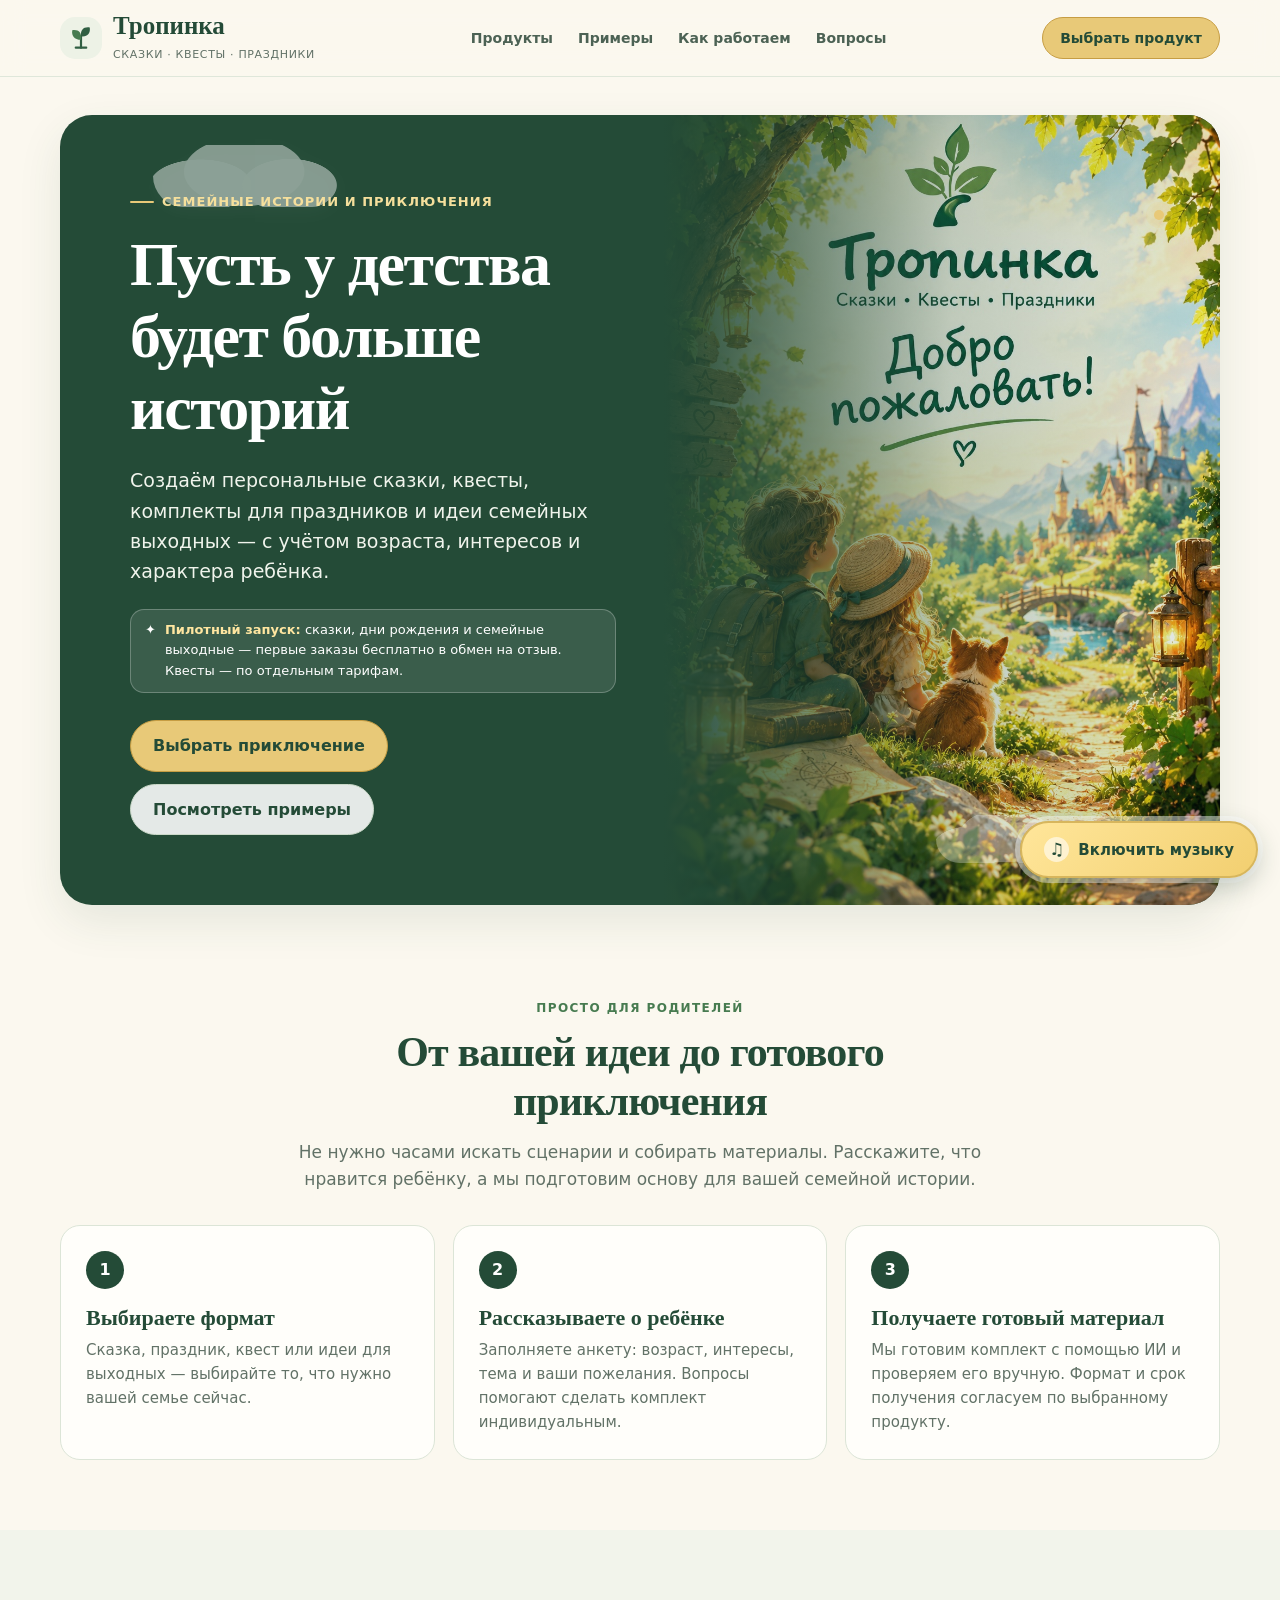
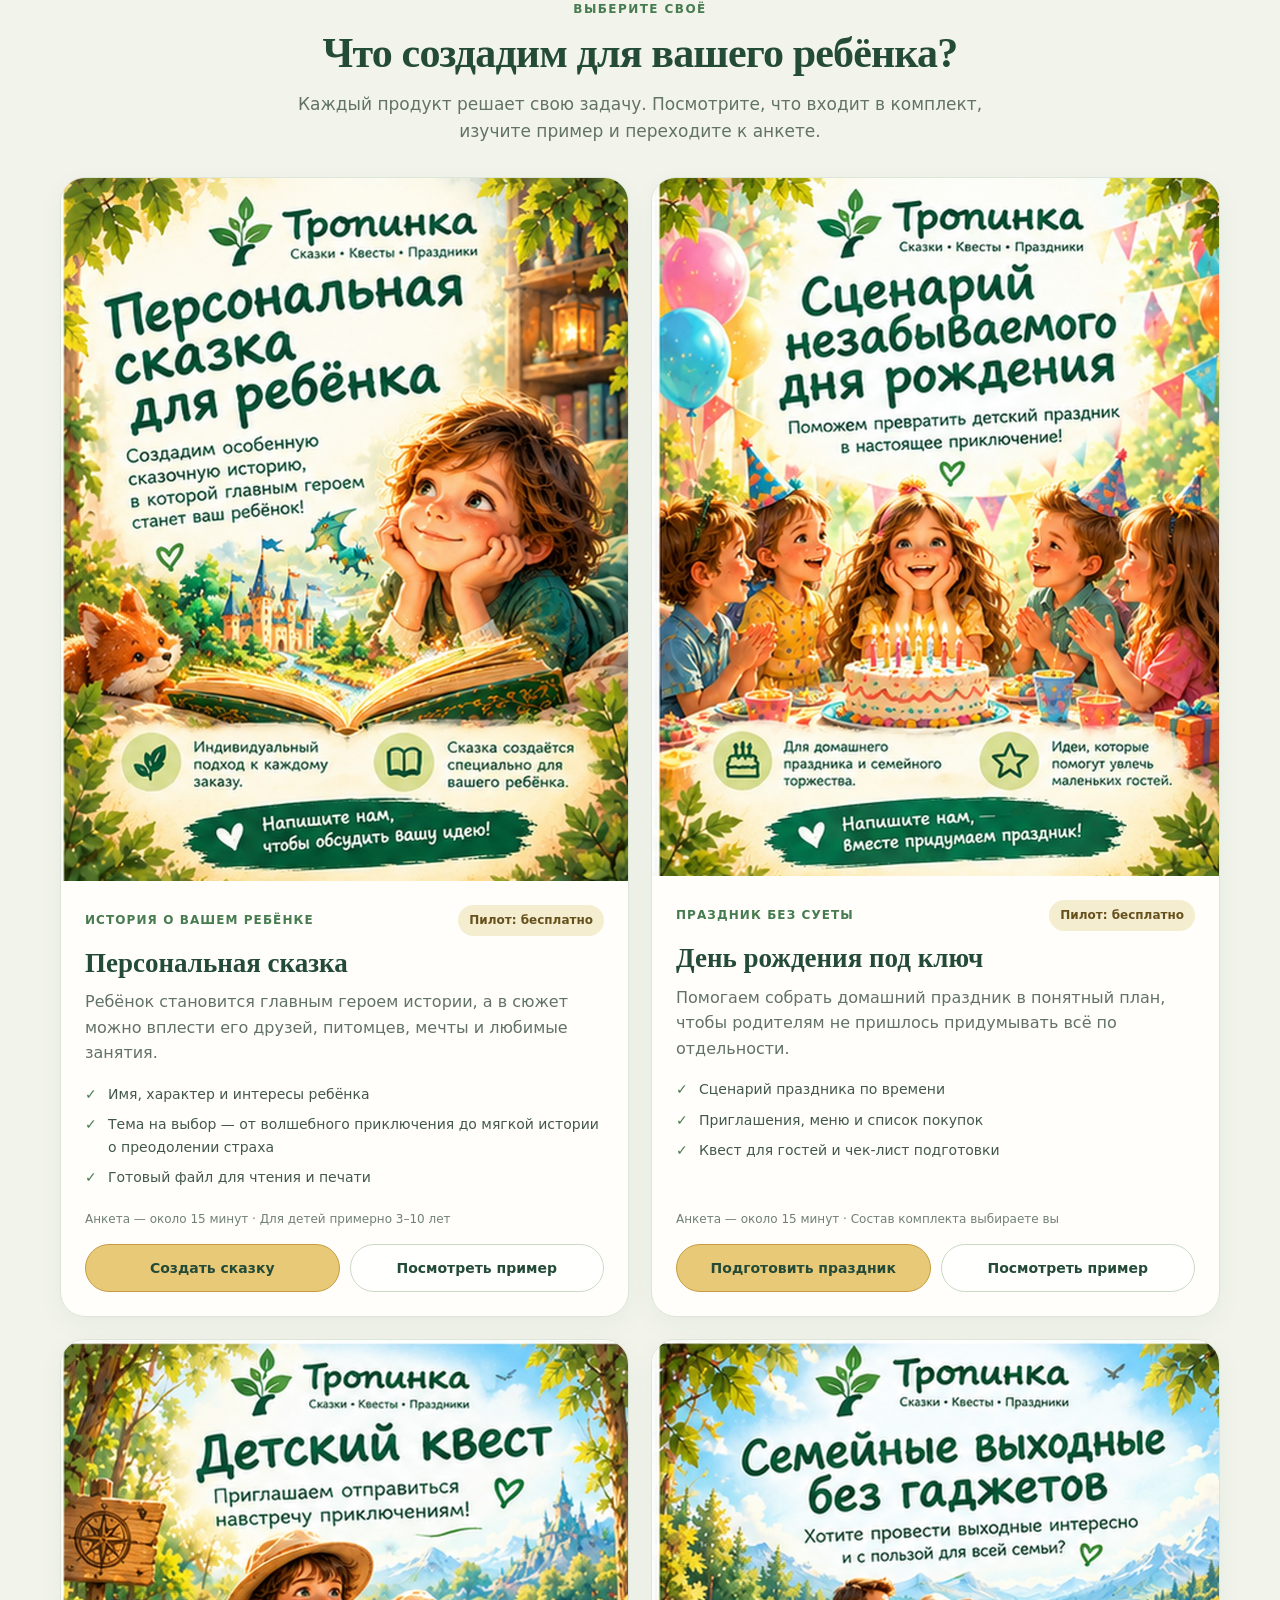
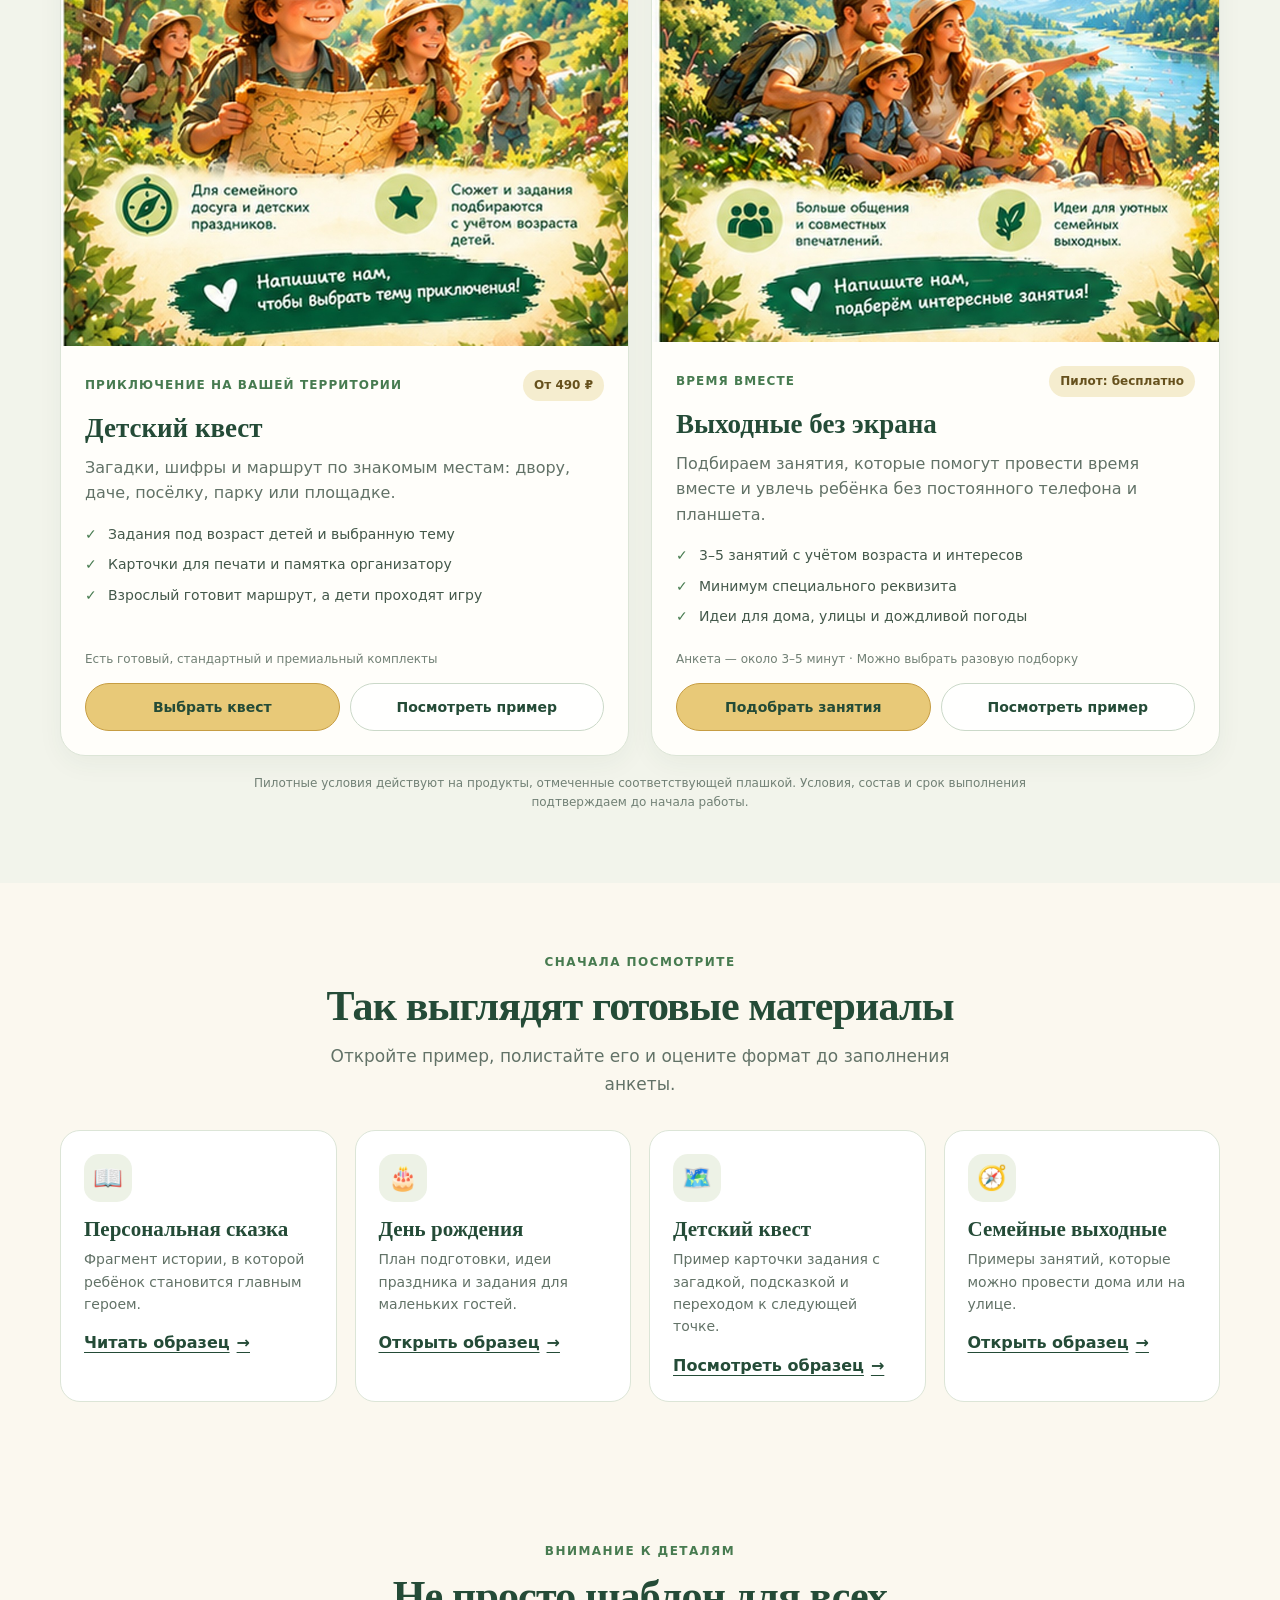
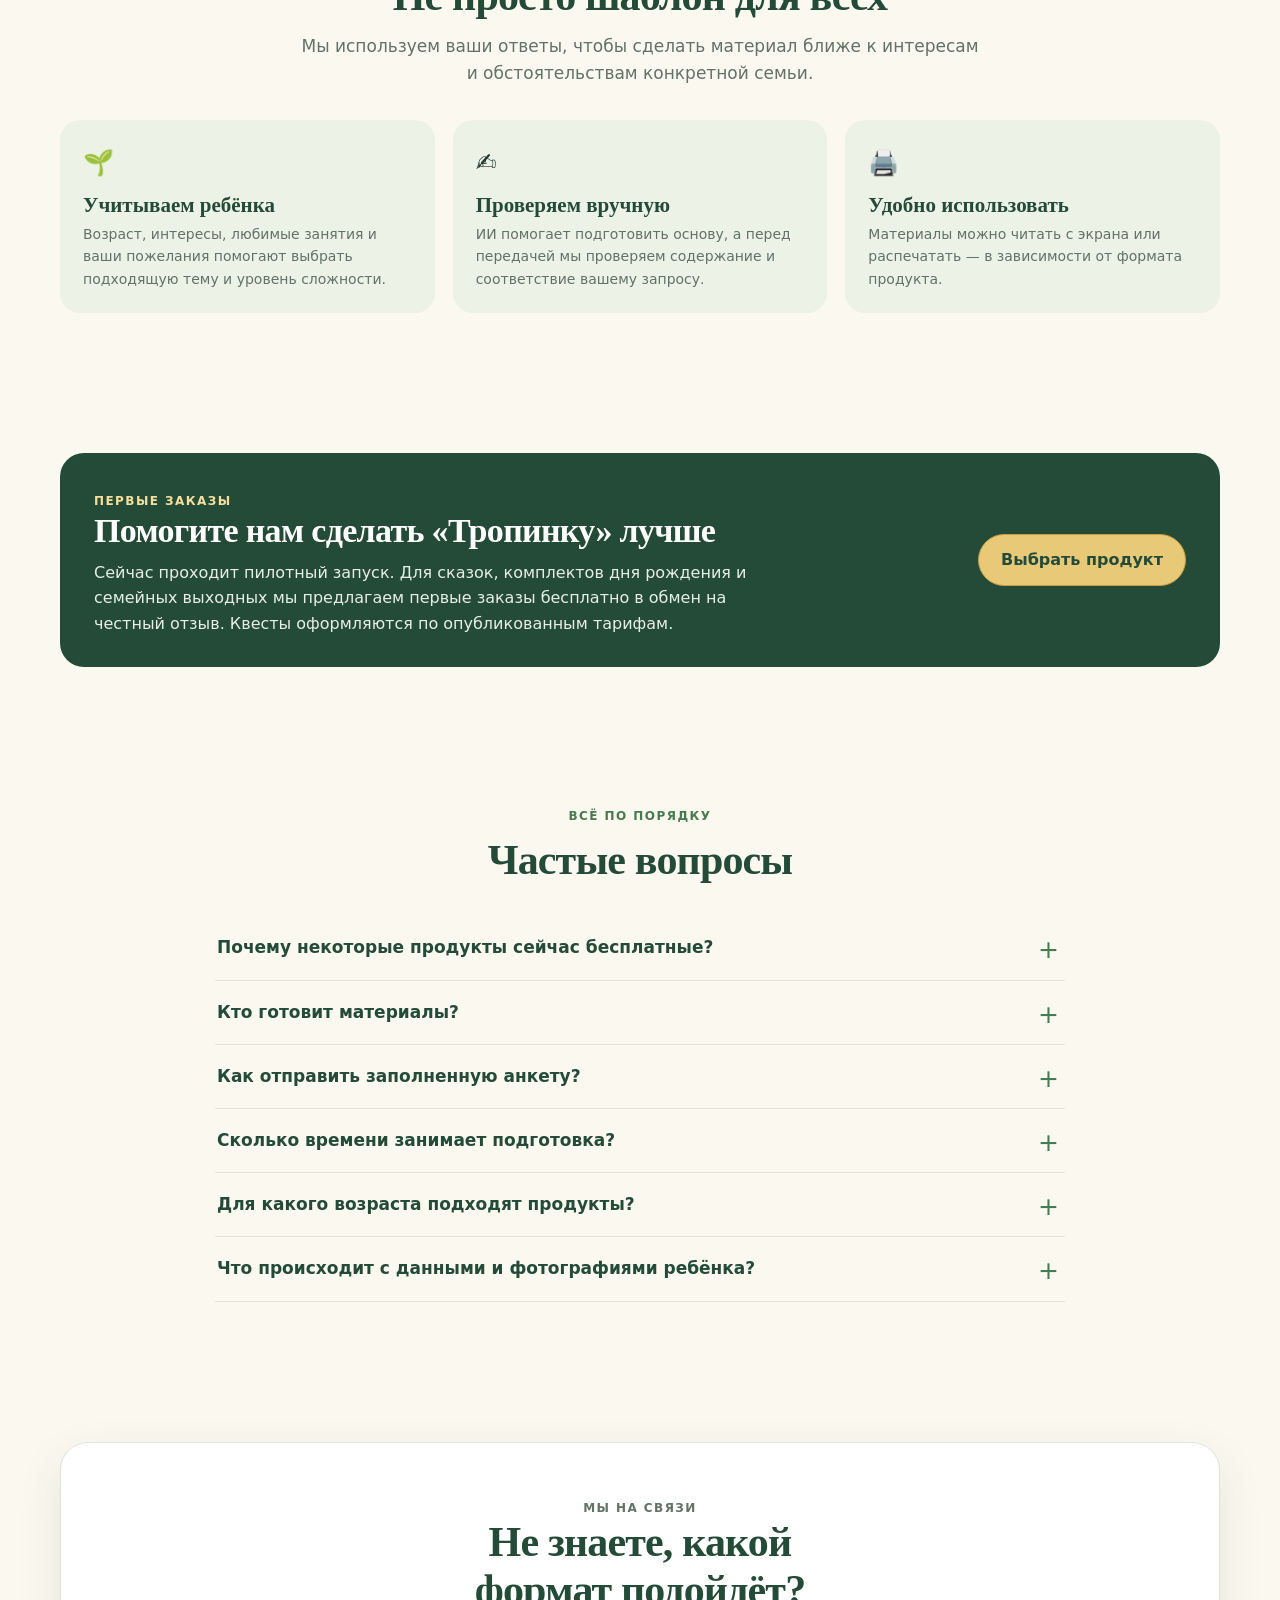
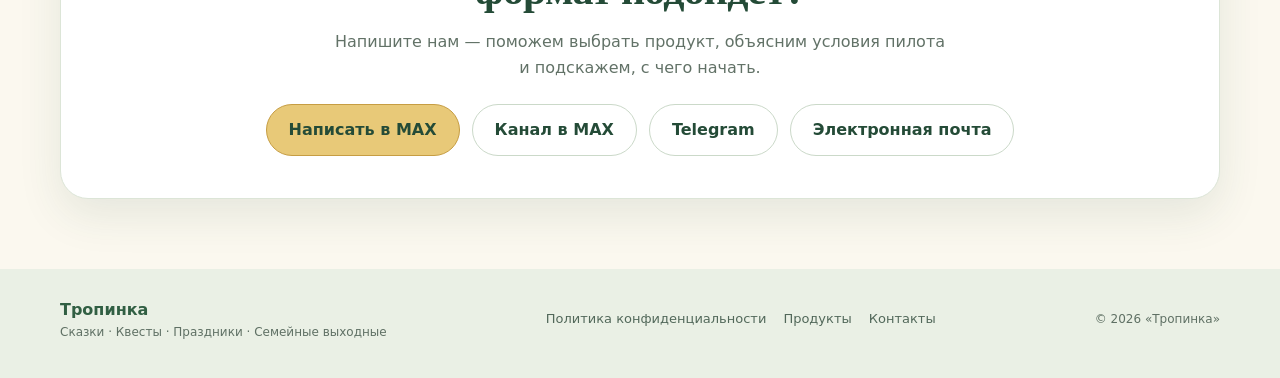
<file: vitrina.html>
<!doctype html>
<html lang="ru">
<head>
  <meta charset="utf-8">
  <meta name="viewport" content="width=device-width, initial-scale=1">
  <meta http-equiv="refresh" content="0; url=index.html">
  <link rel="canonical" href="https://tropinka-kids.ru/">
  <title>Тропинка — главная страница</title>
  <script>window.location.replace("index.html");</script>
</head>
<body>
  <p>Основная витрина «Тропинки» переехала на главную страницу сайта.</p>
  <p><a href="index.html">Перейти на главную страницу</a></p>
</body>
</html>
</file>
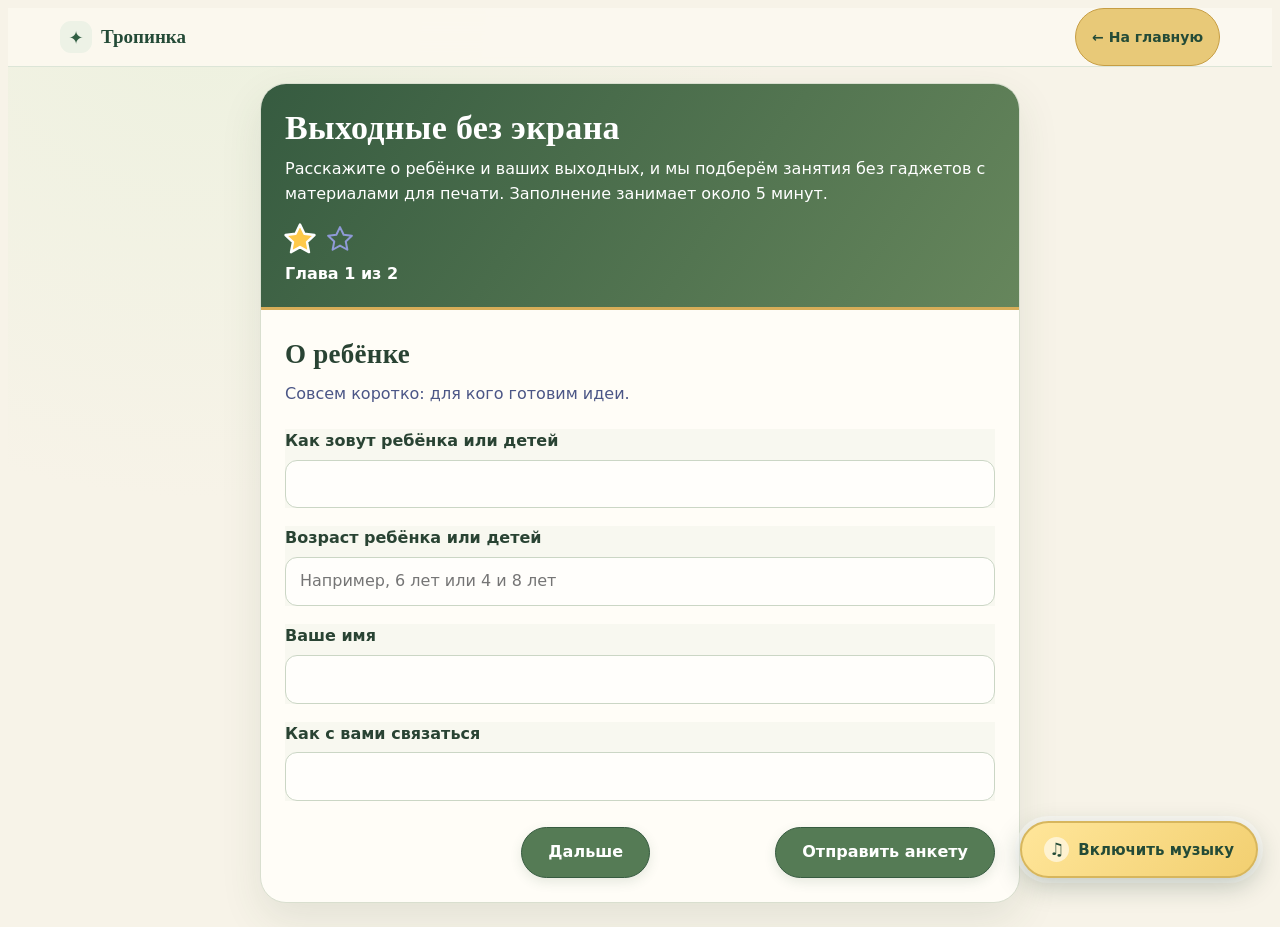
<file: vyhodnye-anketa.html>
<!doctype html>
<html lang="ru">
<head>
  <meta charset="utf-8">
  <meta name="viewport" content="width=device-width, initial-scale=1">
  <meta name="theme-color" content="#f7f2e8">
  <meta name="description" content="Тропинка — сказки, квесты и праздники для детей.">
  <title>Анкета — Выходные без экрана | Тропинка</title>
  <link rel="icon" href="favicon.svg" type="image/svg+xml">
<style id="tropinka-unified-pages">/* Единый стиль «Тропинки»: лесная сказка, тёплая бумага и мягкое золото */
:root{--tp-ink:#294333;--tp-green:#557b55;--tp-green-dark:#365b40;--tp-cream:#f7f3e8;--tp-paper:#fffdf7;--tp-gold:#d7ad58;--tp-line:#d9dfcf;--tp-muted:#687667}
html{background:var(--tp-cream)}
body{background:radial-gradient(ellipse at 15% 0%,#edf1df 0,transparent 38%),var(--tp-cream)!important;color:var(--tp-ink)!important;font-family:Georgia,'Times New Roman',serif!important}
h1,h2,h3,h4{color:var(--tp-ink)!important;letter-spacing:.01em}
p,li,label,small{color:inherit}
a{color:var(--tp-green-dark)}
#skz,#bd,#wk,#smp,#ob{color:var(--tp-ink)!important}
#skz .skz-card,#bd .bd-card,#wk .wk-card,#smp .smp-book,#ob .ob-card{background:var(--tp-paper)!important;border:1px solid var(--tp-line)!important;border-radius:26px!important;box-shadow:0 16px 42px rgba(48,75,48,.10)!important;overflow:hidden}
#skz .skz-sky,#bd .bd-sky,#wk .wk-sky,#smp .smp-sky,#ob .ob-sky{background:linear-gradient(125deg,#365b40,#66865c)!important;color:#fff!important;border-bottom:3px solid var(--tp-gold)!important}
#skz .skz-sky *,#bd .bd-sky *,#wk .wk-sky *,#smp .smp-sky *,#ob .ob-sky *{color:#fff!important}
#skz button,#bd button,#wk button,#smp button,#ob button{background:var(--tp-green)!important;color:#fff!important;border:1px solid var(--tp-green-dark)!important;border-radius:999px!important;box-shadow:0 4px 12px rgba(54,91,64,.13)}
#skz button:hover,#bd button:hover,#wk button:hover,#smp button:hover,#ob button:hover{background:var(--tp-green-dark)!important}
#skz button.ghost,#bd button.ghost,#wk button.ghost{background:#f2f4e9!important;color:var(--tp-green-dark)!important;border:1px solid var(--tp-line)!important}
#skz input,#skz textarea,#skz select,#bd input,#bd textarea,#bd select,#wk input,#wk textarea,#wk select{background:#fffefb!important;color:var(--tp-ink)!important;border:1px solid #cbd6c5!important;border-radius:12px!important}
#skz input:focus,#skz textarea:focus,#skz select:focus,#bd input:focus,#bd textarea:focus,#bd select:focus,#wk input:focus,#wk textarea:focus,#wk select:focus{outline:2px solid #a8bf9b!important;outline-offset:1px}
#skz .skz-chapter,#bd .bd-chapter,#wk .wk-chapter,#smp .smp-page,#ob .ob-invite{background:#fffef9!important;border-color:var(--tp-line)!important}
#skz .skz-field,#bd .bd-field,#wk .wk-field{background:#f8f8f0!important;border-color:var(--tp-line)!important}
#smp .smp-page,#ob .ob-scroll{color:var(--tp-ink)!important}
#smp .smp-note,#ob .ob-note{color:var(--tp-muted)!important}
#smp .smp-tag,#ob .ob-tag{background:#edf2e5!important;color:var(--tp-green-dark)!important;border:1px solid var(--tp-line)!important}
#ob table{border-color:var(--tp-line)!important}#ob th{background:#edf2e5!important;color:var(--tp-ink)!important}
@media(max-width:640px){#skz .skz-card,#bd .bd-card,#wk .wk-card,#smp .smp-book,#ob .ob-card{border-radius:18px!important}#skz .skz-body,#bd .bd-body,#wk .wk-body,#smp .smp-body{padding:18px!important}}
</style><style id="tp-page-navigation">
.tp-pagebar{position:sticky;top:0;z-index:1000;background:rgba(251,248,239,.97);backdrop-filter:blur(12px);border-bottom:1px solid #dce5d7}
.tp-pagebar-inner{width:min(1160px,calc(100% - 28px));min-height:58px;margin:0 auto;display:flex;align-items:center;justify-content:space-between;gap:12px}
.tp-pagebar-brand{display:inline-flex;align-items:center;gap:9px;color:#244b37;text-decoration:none;font:700 19px Georgia,"Times New Roman",serif}
.tp-pagebar-mark{display:grid;place-items:center;width:32px;height:32px;border-radius:11px;background:#edf2e6;color:#315f43;font:700 18px system-ui}
.tp-pagebar-home{display:inline-flex;align-items:center;justify-content:center;min-height:40px;padding:8px 16px;border:1px solid #c69d43;border-radius:999px;background:#e8c978;color:#244b37;text-decoration:none;font:800 14px/1.2 "Trebuchet MS","Segoe UI",system-ui,sans-serif}
.tp-pagebar-home:hover{background:#f1d995}
@media(max-width:480px){.tp-pagebar-inner{min-height:54px}.tp-pagebar-brand{font-size:17px}.tp-pagebar-home{min-height:38px;padding:7px 12px;font-size:13px}}
</style>
  <link rel="stylesheet" href="assets/tropinka-clouds.css?v=20261104-3">
</head>
<body>
<div class="tp-pagebar"><div class="tp-pagebar-inner"><a class="tp-pagebar-brand" href="index.html"><span class="tp-pagebar-mark" aria-hidden="true">✦</span>Тропинка</a><a class="tp-pagebar-home" href="index.html">← На главную</a></div></div>
<!--
  ===== Анкета «Выходные без экрана» =====
  Вставьте блок целиком (от <section id="wk"> до </section>) на страницу сайта или откройте файл отдельно.
  Куда отправлять анкету, контакты и ссылка на политику: блок CONFIG в самом конце, в скрипте.
  Вопросы и главы правятся в массиве CH там же.
-->
<section id="wk" aria-labelledby="wk-t">
<style>
#wk{--ink:#26305E;--soft:#4B5686;--moon:#FFC94A;--moon2:#E69F00;--mist:#EEF1FF;--line:#C5CEEE;--ok:#1F8A62;--bad:#B8334A;
  font-family:"Nunito","Trebuchet MS","Segoe UI",system-ui,sans-serif;color:var(--ink);line-height:1.55;max-width:760px;margin:0 auto;padding:16px;text-align:left}
#wk *,#wk *::before,#wk *::after{box-sizing:border-box}
#wk .wk-card{background:#fff;border:2px solid var(--line);border-radius:22px;overflow:hidden}
#wk .wk-sky{background:var(--ink);color:#fff;padding:24px 24px 20px}
#wk .wk-sky h2{font-family:Georgia,"Times New Roman",serif;font-size:clamp(25px,5.5vw,34px);line-height:1.2;margin:0 0 8px;color:#fff}
#wk .wk-sky p{margin:0;color:#DCE1FF}
#wk .wk-stars{display:flex;gap:10px;margin:18px 0 8px;padding:0;list-style:none}
#wk .wk-star svg{display:block;width:30px;height:30px;fill:none;stroke:#8E99D6;stroke-width:1.6;stroke-linejoin:round;transition:fill .35s,stroke .35s,transform .35s}
#wk .wk-star.done svg{fill:var(--moon);stroke:var(--moon)}
#wk .wk-star.now svg{fill:var(--moon);stroke:#fff;transform:scale(1.22)}
#wk .wk-step{font-weight:700;color:#fff!important}
#wk .wk-body{padding:24px}
#wk .wk-ch[hidden]{display:none}
#wk h3{font-family:Georgia,"Times New Roman",serif;font-size:clamp(22px,4.5vw,27px);margin:0 0 6px;outline:none}
#wk .wk-lead{margin:0 0 22px;color:var(--soft)}
#wk .wk-field{margin:0 0 18px}
#wk .wk-label{display:block;font-weight:700;margin:0 0 6px}
#wk .wk-opt{font-weight:400;color:var(--soft)}
#wk .wk-hint{display:block;margin:0 0 6px;font-size:14px;color:var(--soft)}
#wk .wk-err{display:block;margin-top:6px;font-size:14px;font-weight:700;color:var(--bad)}
#wk .wk-err:empty{display:none}
#wk input[type=text],#wk input[type=date],#wk select,#wk textarea{display:block;width:100%;font:inherit;font-size:16px;color:var(--ink);background:#fff;border:2px solid var(--line);border-radius:12px;padding:11px 14px;min-height:48px}
#wk textarea{resize:vertical;min-height:92px}
#wk [aria-invalid=true]{border-color:var(--bad)}
#wk :focus-visible{outline:3px solid var(--moon2);outline-offset:2px}
#wk .wk-chips{display:flex;flex-wrap:wrap;gap:8px}
#wk .wk-chips label{position:relative;display:inline-block}
#wk .wk-chips input{position:absolute;inset:0;width:100%;height:100%;margin:0;opacity:0;cursor:pointer}
#wk .wk-chips span{display:inline-block;padding:9px 15px;border:2px solid var(--line);border-radius:999px;background:#fff;font-size:15px}
#wk .wk-chips input:checked+span{background:var(--moon);border-color:var(--moon2);font-weight:700}
#wk .wk-chips input:checked+span::before{content:"✓ "}
#wk .wk-chips input:focus-visible+span{outline:3px solid var(--ink);outline-offset:2px}
#wk .wk-consent{display:flex;gap:12px;align-items:flex-start;font-size:15px}
#wk .wk-consent input{width:24px;height:24px;margin:2px 0 0;flex:none;accent-color:var(--ink)}
#wk .wk-consent a{color:var(--ink);font-weight:700}
#wk .wk-nav{display:flex;justify-content:space-between;gap:12px;margin-top:26px;flex-wrap:wrap}
#wk .wk-btn{font:inherit;font-weight:800;font-size:16px;min-height:48px;padding:12px 26px;border-radius:999px;border:2px solid var(--ink);background:var(--moon);color:var(--ink);cursor:pointer;text-decoration:none;display:inline-flex;align-items:center;justify-content:center}
#wk .wk-btn:hover{background:#FFD978}
#wk .wk-btn.ghost{background:#fff}
#wk .wk-btn[disabled]{opacity:.6;cursor:wait}
#wk .wk-done textarea{min-height:200px;font-size:14px}
#wk .wk-actions{display:flex;flex-wrap:wrap;gap:10px;margin:14px 0}
#wk .wk-ok{color:var(--ok);font-weight:700}
@media (prefers-reduced-motion:reduce){#wk *{transition:none!important}}
</style>
<noscript>Для заполнения анкеты нужен включённый JavaScript. Или напишите нам, и мы пришлём анкету сообщением.</noscript>

<div class="wk-card">
  <div class="wk-sky">
    <h2 id="wk-t">Выходные без экрана</h2>
    <p>Расскажите о ребёнке и ваших выходных, и мы подберём занятия без гаджетов с материалами для печати. Заполнение занимает около 5 минут.</p>
    <ol class="wk-stars" id="wk-stars" aria-hidden="true"></ol>
    <p class="wk-step" id="wk-step" aria-live="polite"></p>
  </div>
  <div class="wk-body">
    <form id="wk-form" novalidate>
      <div id="wk-ch"></div>
      <div class="wk-nav">
        <button type="button" class="wk-btn ghost" id="wk-back">Назад</button>
        <button type="button" class="wk-btn" id="wk-next">Дальше</button>
        <button type="submit" class="wk-btn" id="wk-send" hidden>Отправить анкету</button>
      </div>
      <p class="wk-err" id="wk-senderr" role="alert"></p>
    </form>
    <div class="wk-done" id="wk-done" hidden></div>
  </div>
</div>

<script>
(function () {
  "use strict";

  /* ===== НАСТРОЙКИ ===== */
  var CONFIG = {
    submitUrl: "",            // адрес приёма (POST, multipart/form-data: поля summary, answers). Пусто = запасной вариант с копированием
    telegram: "Alex_delo",    // запасной канал, в России Telegram работает с ограничениями
    max: "https://max.ru/u/f9LHodD0cOIHAlvhLJwrfuPTBusHcOWxSZyOVfwWYsinvA21DFJYPw5Mdzc",                  // ссылка на ваш Max, например "https://max.ru/..."
    email: "al-vakarin@yandex.ru",
    privacyUrl: "privacy.html"
  };

  /* ===== ВОПРОСЫ: t = тип (text, textarea, date, select, chips, consent), r = обязательно ===== */
  var CH = [
    { t: "О ребёнке", lead: "Совсем коротко: для кого готовим идеи.", f: [
      { n: "child_name", l: "Как зовут ребёнка или детей", t: "text", r: 1, m: "Напишите имя" },
      { n: "ages", l: "Возраст ребёнка или детей", t: "text", r: 1, m: "Напишите возраст", p: "Например, 6 лет или 4 и 8 лет" },
      { n: "parent_name", l: "Ваше имя", t: "text", r: 1, m: "Напишите, как к вам обращаться" },
      { n: "contact", l: "Как с вами связаться", t: "text", r: 1, m: "Оставьте телефон, почту или Max" }
    ]},
    { t: "Ваши выходные", lead: "Так мы подберём занятия, которые реально получится провести.", f: [
      { n: "place", l: "Где вы обычно проводите выходные", t: "select", r: 1, m: "Выберите вариант",
        o: ["Квартира", "Дом или дача", "Двор и улица рядом", "Разные места"] },
      { n: "time", l: "Сколько времени можно отвести на одно занятие", t: "select", o: ["20–30 минут", "около часа", "1–2 часа", "по-разному"] },
      { n: "interests", l: "Что нравится ребёнку", t: "chips",
        o: ["Творчество", "Опыты и наука", "Подвижные игры", "Строить и собирать", "Готовить", "Книги и истории", "Природа", "Настольные игры"] },
      { n: "supplies", l: "Что есть дома", t: "chips",
        o: ["Бумага и краски", "Конструктор", "Настольные игры", "Кухня для готовки", "Двор или улица рядом", "Ничего особенного"] },
      { n: "avoid", l: "Чего лучше избегать", t: "textarea", h: "Например, много шума, мелкие детали, краски." },
      { n: "freq", l: "Как часто присылать идеи", t: "select", o: ["Каждую неделю", "Раз в две недели", "Один раз, чтобы попробовать"] },
      { n: "wishes", l: "Что ещё важно рассказать", t: "textarea" },
      { n: "consent", t: "consent", r: 1, m: "Чтобы отправить анкету, поставьте отметку согласия" }
    ]}
  ];
  /* ================================ */

  var root = document.getElementById("wk");
  var form = root.querySelector("#wk-form"), holder = root.querySelector("#wk-ch");
  var starsEl = root.querySelector("#wk-stars"), stepEl = root.querySelector("#wk-step");
  var back = root.querySelector("#wk-back"), nextB = root.querySelector("#wk-next"), send = root.querySelector("#wk-send");
  var senderr = root.querySelector("#wk-senderr"), doneEl = root.querySelector("#wk-done");
  var STAR = '<svg viewBox="0 0 24 24"><path d="M12 2.5l2.9 6.1 6.6.8-4.9 4.6 1.3 6.6L12 17.3 6.1 20.6l1.3-6.6L2.5 9.4l6.6-.8z"/></svg>';
  var cur = 0, chapters = [], reduce = window.matchMedia && window.matchMedia("(prefers-reduced-motion: reduce)").matches;

  function el(t, c, x) { var e = document.createElement(t); if (c) { e.className = c; } if (x != null) { e.textContent = x; } return e; }

  function field(f) {
    var w = el("div", "wk-field"), id = "wk-" + f.n;
    w.setAttribute("data-n", f.n);
    if (f.r) { w.setAttribute("data-r", "1"); w.setAttribute("data-m", f.m || "Заполните это поле"); }
    if (f.t === "consent") {
      w.innerHTML = '<label class="wk-consent"><input type="checkbox" name="consent" value="yes"><span>Я родитель или законный представитель ребёнка. Согласен(на) на обработку данных для подготовки комплекта. <a href="#" target="_blank" rel="noopener">Политика конфиденциальности</a></span></label>';
      w.querySelector("a").href = CONFIG.privacyUrl;
    } else {
      var lab = el(f.t === "chips" ? "span" : "label", "wk-label", f.l);
      if (f.t !== "chips") { lab.setAttribute("for", id); }
      if (!f.r) { lab.appendChild(el("span", "wk-opt", " (по желанию)")); }
      w.appendChild(lab);
      if (f.h) { w.appendChild(el("span", "wk-hint", f.h)); }
      var c;
      if (f.t === "textarea") { c = el("textarea"); c.rows = 3; }
      else if (f.t === "select") {
        c = el("select"); c.appendChild(el("option", "", "Выберите")).value = "";
        f.o.forEach(function (o) { c.appendChild(el("option", "", o)); });
      } else if (f.t === "chips") {
        c = el("div", "wk-chips"); c.setAttribute("role", "group");
        f.o.forEach(function (o) {
          var l = el("label"), i = el("input"), s = el("span", "", o);
          i.type = "checkbox"; i.name = f.n; i.value = o; l.appendChild(i); l.appendChild(s); c.appendChild(l);
        });
      } else { c = el("input"); c.type = f.t; c.autocomplete = "off"; if (f.p) { c.placeholder = f.p; } }
      if (f.t !== "chips") { c.id = id; c.name = f.n; }
      w.appendChild(c);
    }
    w.appendChild(el("span", "wk-err")).setAttribute("role", "alert");
    return w;
  }

  CH.forEach(function (c, i) {
    var s = el("div", "wk-ch"); s.hidden = i > 0;
    var h = el("h3", "", c.t); h.tabIndex = -1; s.appendChild(h);
    s.appendChild(el("p", "wk-lead", c.lead));
    c.f.forEach(function (f) { s.appendChild(field(f)); });
    holder.appendChild(s); chapters.push(s);
    var li = el("li", "wk-star"); li.innerHTML = STAR; starsEl.appendChild(li);
  });

  function show(n, focus) {
    cur = n;
    chapters.forEach(function (c, i) { c.hidden = i !== n; });
    [].slice.call(starsEl.children).forEach(function (s, i) { s.className = "wk-star" + (i < n ? " done" : "") + (i === n ? " now" : ""); });
    stepEl.textContent = "Глава " + (n + 1) + " из " + CH.length;
    back.style.visibility = n === 0 ? "hidden" : "visible";
    nextB.hidden = n === CH.length - 1; send.hidden = n !== CH.length - 1;
    senderr.textContent = "";
    root.scrollIntoView({ behavior: reduce ? "auto" : "smooth", block: "start" });
    if (focus) { chapters[n].querySelector("h3").focus({ preventScroll: true }); }
  }

  function val(n) {
    var e = form.elements[n];
    if (!e) { return ""; }
    if (e.length && e[0] && e[0].type === "checkbox") {
      return [].slice.call(form.querySelectorAll('input[name="' + n + '"]:checked')).map(function (x) { return x.value; }).join(", ");
    }
    if (e.type === "checkbox") { return e.checked ? "да" : ""; }
    return (e.value || "").trim();
  }

  function chapterOk(i) {
    var bad = null;
    [].slice.call(chapters[i].querySelectorAll("[data-r]")).forEach(function (w) {
      var ok = !!val(w.getAttribute("data-n"));
      w.querySelector(".wk-err").textContent = ok ? "" : w.getAttribute("data-m");
      var c = w.querySelector("input,select,textarea"); if (c) { c.setAttribute("aria-invalid", ok ? "false" : "true"); }
      if (!ok && !bad) { bad = c; }
    });
    if (bad) { bad.focus(); }
    return !bad;
  }

  form.addEventListener("input", function (e) {
    var w = e.target.closest("[data-r]");
    if (w && w.querySelector(".wk-err").textContent && val(w.getAttribute("data-n"))) { w.querySelector(".wk-err").textContent = ""; e.target.setAttribute("aria-invalid", "false"); }
  });
  form.addEventListener("change", function (e) {
    var w = e.target.closest("[data-r]");
    if (w && val(w.getAttribute("data-n"))) { w.querySelector(".wk-err").textContent = ""; }
  });
  form.addEventListener("keydown", function (e) { if (e.key === "Enter" && e.target.tagName === "INPUT" && e.target.type !== "checkbox") { e.preventDefault(); } });
  nextB.addEventListener("click", function () { if (chapterOk(cur)) { show(cur + 1, true); } });
  back.addEventListener("click", function () { show(cur - 1, true); });

  function collect() {
    var a = {}, L = ["Анкета «Выходные без экрана»"];
    CH.forEach(function (c, i) {
      L.push("", "— Глава " + (i + 1) + ". " + c.t + " —");
      c.f.forEach(function (f) {
        if (f.t === "consent") { return; }
        var v = val(f.n); a[f.n] = v;
        if (v) { L.push(f.l + ": " + v); }
      });
    });
    return { answers: a, summary: L.join("\n") };
  }

  function finish(r, mode) {
    form.hidden = true; doneEl.hidden = false;
    [].slice.call(starsEl.children).forEach(function (s) { s.className = "wk-star done"; });
    stepEl.textContent = "Анкета заполнена";
    if (mode === "sent") {
      doneEl.innerHTML = '<h3 tabindex="-1">Спасибо, анкета отправлена!</h3><p class="wk-lead">Мы свяжемся с вами по контакту, который вы указали.</p>';
    } else {
      var who = r.answers.child_name || "ребёнка";
      doneEl.innerHTML = '<h3 tabindex="-1"></h3><p class="wk-lead"></p>' +
        '<div class="wk-actions"><button type="button" class="wk-btn" id="wk-copy">Скопировать анкету</button></div>' +
        '<p class="wk-ok" id="wk-copied" aria-live="polite"></p>' +
        '<label class="wk-label" for="wk-sum">Текст анкеты</label><textarea id="wk-sum" readonly></textarea>';
      doneEl.querySelector("h3").textContent = mode === "failed" ? "Отправим вручную" : "Анкета готова";
      doneEl.querySelector(".wk-lead").textContent = mode === "failed"
        ? "Не получилось отправить автоматически. Скопируйте текст и отправьте нам."
        : "Осталось отправить анкету нам: скопируйте текст и отправьте сообщением.";
      var ta = doneEl.querySelector("#wk-sum"); ta.value = r.summary;
      var acts = doneEl.querySelector(".wk-actions");
      function link(label, href) { var a = el("a", "wk-btn ghost", label); a.href = href; if (/^https?:/.test(href)) { a.target = "_blank"; a.rel = "noopener"; } acts.appendChild(a); }
      if (CONFIG.max) { link("Открыть Max", CONFIG.max); }
      if (CONFIG.email) { link("Написать на почту", "mailto:" + CONFIG.email + "?subject=" + encodeURIComponent("Анкета: выходные без экрана, " + who) + "&body=" + encodeURIComponent("Здравствуйте! Заполнил(а) анкету, полный текст ниже:\n\n")); }
      if (CONFIG.telegram) { link("Telegram", "https://t.me/" + CONFIG.telegram); }
      doneEl.querySelector("#wk-copy").addEventListener("click", function () {
        var ok = function () { doneEl.querySelector("#wk-copied").textContent = "Скопировано. Теперь вставьте текст в сообщение."; };
        if (navigator.clipboard && navigator.clipboard.writeText) { navigator.clipboard.writeText(r.summary).then(ok, function () { ta.select(); document.execCommand("copy"); ok(); }); }
        else { ta.select(); document.execCommand("copy"); ok(); }
      });
    }
    root.scrollIntoView({ behavior: reduce ? "auto" : "smooth", block: "start" });
    doneEl.querySelector("h3").focus({ preventScroll: true });
  }

  form.addEventListener("submit", function (e) {
    e.preventDefault();
    for (var i = 0; i < chapters.length; i++) { if (!chapterOk(i)) { show(i, false); chapterOk(i); return; } }
    var r = collect();
    if (!CONFIG.submitUrl) { finish(r, "manual"); return; }
    var fd = new FormData(); fd.append("summary", r.summary); fd.append("answers", JSON.stringify(r.answers));
    send.disabled = true; send.textContent = "Отправляем…";
    fetch(CONFIG.submitUrl, { method: "POST", body: fd })
      .then(function (x) { if (!x.ok) { throw new Error(x.status); } finish(r, "sent"); })
      .catch(function () { finish(r, "failed"); });
  });

  show(0, false);
})();
</script>
</section>

  <script src="assets/tropinka-ambience.js?v=20261104-3"></script>
</body>
</html>
</file>
<file: assets/tropinka-clouds.css>
/* Minimal animated clouds retained over the original Tropinka design. */
.tp-cloud-scene{isolation:isolate}
.tp-cloud{
  position:absolute;z-index:1;display:block;pointer-events:none;
  width:190px;height:62px;border-radius:999px;opacity:.48;
  background:
    radial-gradient(ellipse 27% 42% at 25% 65%,rgba(255,255,255,.92) 98%,transparent 100%),
    radial-gradient(ellipse 32% 56% at 48% 43%,rgba(255,255,255,.92) 98%,transparent 100%),
    radial-gradient(ellipse 25% 43% at 72% 65%,rgba(255,255,255,.92) 98%,transparent 100%);
  filter:drop-shadow(0 5px 10px rgba(255,255,255,.08));
  animation:tp-cloud-drift 38s ease-in-out infinite alternate;
}
.tp-cloud-one{top:30px;left:8%}
.tp-cloud-two{right:12%;bottom:42px;width:145px;height:48px;opacity:.32;animation-duration:51s;animation-direction:alternate-reverse}
.hero-copy{position:relative;z-index:2}
.hero-art{z-index:0}
@keyframes tp-cloud-drift{
  from{transform:translate3d(-14px,0,0)}
  to{transform:translate3d(34px,9px,0)}
}
@media(max-width:760px){
  .tp-cloud-one{top:18px;left:5%;transform:scale(.76);transform-origin:left top}
  .tp-cloud-two{right:4%;bottom:20px;transform:scale(.68);transform-origin:right bottom}
}
@media(prefers-reduced-motion:reduce){
  .tp-cloud{animation:none}
}

/* Four product illustrations: show each complete poster without cutting off
   lettering that is part of the image itself. Let the image keep its ratio. */
.product-image{
  height:auto!important;
  min-height:0!important;
  aspect-ratio:auto!important;
  padding:0!important;
  display:block!important;
  overflow:hidden!important;
  background:#f7f5ec!important;
}
.product-image img{
  display:block!important;
  width:100%!important;
  height:auto!important;
  max-height:none!important;
  object-fit:contain!important;
  object-position:center center!important;
}

/* A clearly visible, accessible music control. */
.tp-music-toggle{
  position:fixed!important;
  right:22px!important;
  bottom:22px!important;
  z-index:9999!important;
  display:inline-flex!important;
  align-items:center!important;
  justify-content:center!important;
  gap:9px!important;
  min-height:54px!important;
  padding:14px 22px!important;
  border:2px solid #d7b65d!important;
  border-radius:999px!important;
  background:linear-gradient(135deg,#ffe69a 0%,#f2cf70 100%)!important;
  color:#244b37!important;
  box-shadow:0 8px 26px rgba(25,57,39,.25),0 0 0 5px rgba(255,255,255,.48)!important;
  font:800 15px/1.2 Nunito,"Trebuchet MS",system-ui,sans-serif!important;
  cursor:pointer!important;
  transition:transform .2s ease,box-shadow .2s ease,filter .2s ease!important;
  animation:tp-music-attention 3.8s ease-in-out infinite!important;
}
.tp-music-toggle::before{
  content:"♫";
  display:inline-grid;
  place-items:center;
  width:25px;
  height:25px;
  border-radius:50%;
  background:rgba(255,255,255,.58);
  font-size:17px;
  line-height:1;
}
.tp-music-toggle:hover{
  transform:translateY(-3px)!important;
  filter:brightness(1.035)!important;
  box-shadow:0 12px 30px rgba(25,57,39,.28),0 0 0 6px rgba(255,255,255,.56)!important;
}
.tp-music-toggle:focus-visible{
  outline:3px solid #244b37!important;
  outline-offset:4px!important;
}
.tp-music-toggle[aria-pressed="true"]{
  background:linear-gradient(135deg,#e6efd9 0%,#cbdcba 100%)!important;
  border-color:#8aa27d!important;
  animation:none!important;
}
@keyframes tp-music-attention{
  0%,82%,100%{box-shadow:0 8px 26px rgba(25,57,39,.25),0 0 0 5px rgba(255,255,255,.48)}
  90%{box-shadow:0 8px 26px rgba(25,57,39,.25),0 0 0 9px rgba(255,255,255,.2)}
}
@media(max-width:640px){
  .tp-music-toggle{
    right:12px!important;
    bottom:calc(14px + env(safe-area-inset-bottom))!important;
    min-height:49px!important;
    padding:12px 16px!important;
    font-size:13px!important;
  }
}
@media(prefers-reduced-motion:reduce){
  .tp-cloud,.tp-music-toggle{animation:none!important;transition:none!important}
}
</file>
